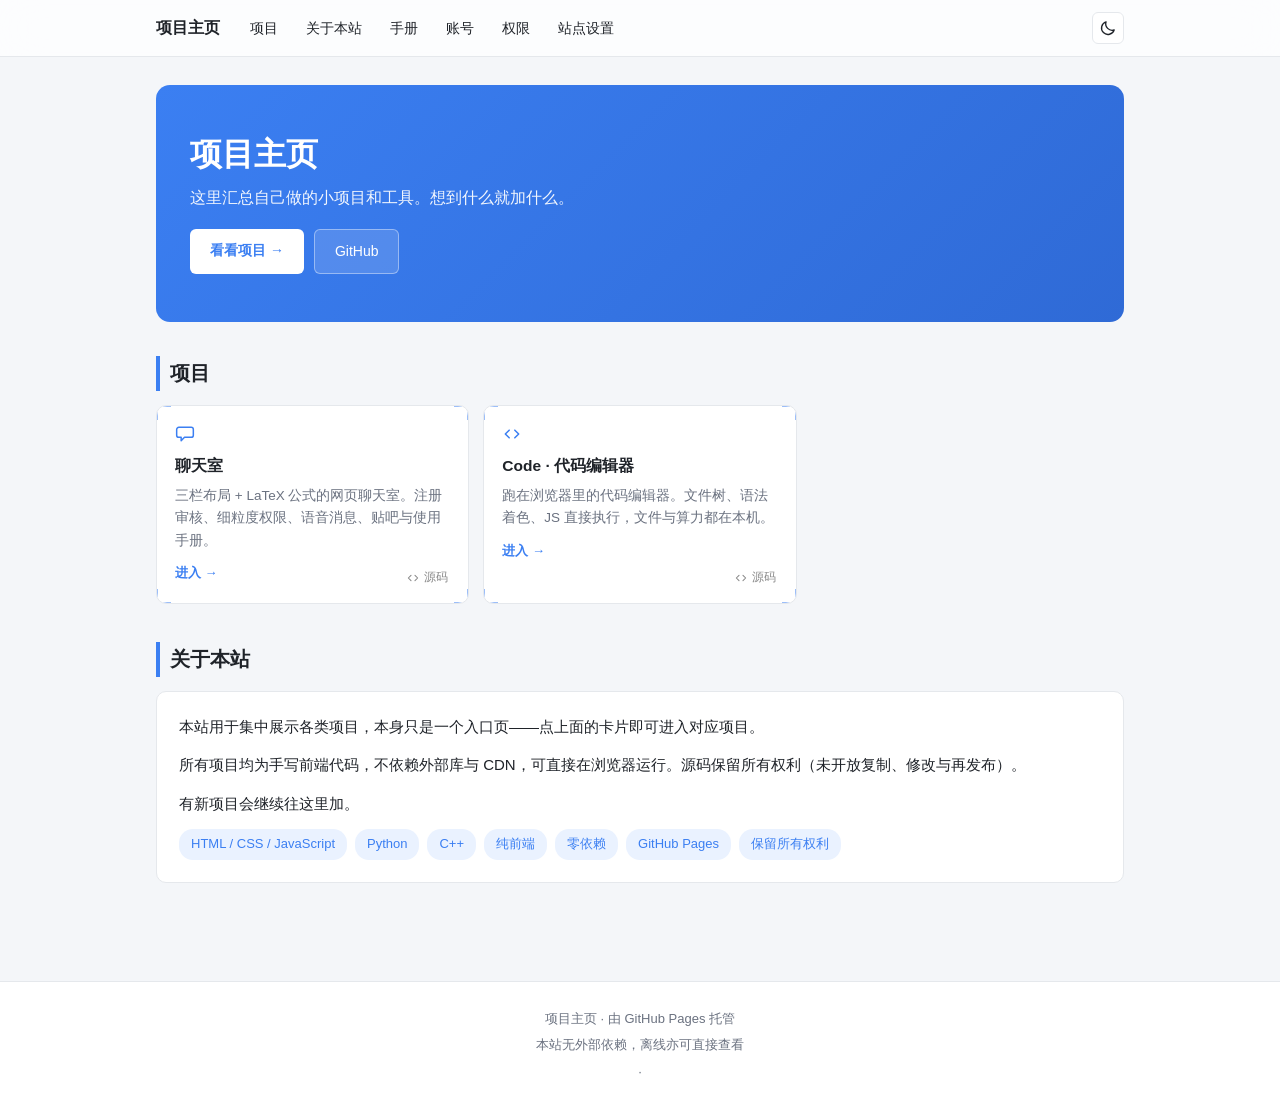
<file: index.html>
<!DOCTYPE html>
<html lang="zh-CN">
<head>
<meta charset="utf-8">
    <!-- Q-Chat-S-131（外部报告 F-2）：内容安全策略。
         GitHub Pages 设不了 HTTP 响应头，只能用 meta 标签 ——
         它能覆盖绝大多数指令（frame-ancestors / report-uri 除外）。

         作用：页面被注入外部脚本时，浏览器直接拒绝加载。
         本站无任何第三方 JS 依赖，所以 default-src 'self' 就够了。

         ⚠ 为什么 script-src 保留了 'unsafe-inline'：
            这些页面都有内联 <script> 初始化代码（共 7 处）。
            要去掉它得改用 nonce 或 hash，而 hash 每次改代码都要重算 ——
            维护性差，容易在改完后静默失效（脚本被拦、页面白屏）。
            保留 'unsafe-inline' **仍能挡住外部域的脚本注入**，
            那是 XSS 的主要危害形式；内联代码是我们自己写的，不是注入的。

         ⚠ connect-src 必须放行 Supabase —— 身份服务要调它。
            写成 'self' 的话登录/权限页直接全部失效。
         ⚠ img-src 要放行 data:/blob: —— 头像是 canvas 生成的 data URL。 -->
    <meta http-equiv="Content-Security-Policy" content="default-src 'self'; script-src 'self' 'unsafe-inline'; style-src 'self' 'unsafe-inline'; img-src 'self' data: blob:; connect-src 'self' https://pimryrsxkwyafmponegp.supabase.co; font-src 'self' data:; base-uri 'self'; form-action 'self'">
<meta name="viewport" content="width=device-width,initial-scale=1,viewport-fit=cover">
<link rel="icon" href="data:image/svg+xml,%3Csvg xmlns='http://www.w3.org/2000/svg' viewBox='0 0 32 32'%3E%3Crect width='32' height='32' rx='7' fill='%233b7ff2'/%3E%3Cpath d='M8 11h16M8 16h11' stroke='%23fff' stroke-width='2.4' stroke-linecap='round'/%3E%3C/svg%3E">
<title>项目主页</title>
<meta name="description" content="网页项目汇总：聊天室等自制小工具，纯前端零依赖。">
<style>
/* __INLINED__ 由 assets/style.css 生成，勿手改；改样式请改源文件后重跑 inline-css.py */
/* ==================================================================
 * 个人主页样式 —— 无外部依赖，全部使用系统字体
 * ================================================================== */
:root{
  --brand:#3b7ff2; --brand-dark:#2f6ad6; --brand-soft:#eaf2ff;
  --bg:#f4f6f9; --panel:#fff; --text:#1f2329; --dim:#6b7280;
  --border:#e5e8ec; --radius:10px;
}
body.dark{
  --brand:#4d8bf5; --brand-dark:#3b7ff2; --brand-soft:#1b2735;
  --bg:#101216; --panel:#171a1f; --text:#e6e6e6; --dim:#9aa0a6;
  --border:#2a2e35;
}
*{box-sizing:border-box}
body{
  margin:0; background:var(--bg); color:var(--text);
  font-family:-apple-system,BlinkMacSystemFont,"Segoe UI","PingFang SC","Hiragino Sans GB","Microsoft YaHei",sans-serif;
  font-size:15px; line-height:1.75; -webkit-text-size-adjust:100%;
}
a{color:var(--brand);text-decoration:none}
a:hover{text-decoration:underline}
code{background:var(--brand-soft);padding:1px 5px;border-radius:3px;font-family:ui-monospace,Menlo,Consolas,monospace;font-size:.9em}

/* 账号区（Q-Site-S-121）────────────────────────────────
   由 assets/identity.js 渲染。类名必须与 Chat/assets/site.css 那份
   完全一致：两边共用同一个脚本、同一套类，改一处就够。
   ⚠ 上次漏加了这一整段，账号区在页面上裸奔（无高宽、无头像圆形），
     而断言只检查了 index.html 有容器 —— "容器在、样式没加"抓不到。
     所以这次把 .acct-host 也写进锚点，两边一起验。 */
.acct-host { display: flex; align-items: center; gap: 8px; }
.acct-box  { display: flex; align-items: center; gap: 7px; }
.acct-av {
  width: 26px; height: 26px; border-radius: 50%;
  display: inline-flex; align-items: center; justify-content: center;
  color: #fff; font-size: 12px; font-weight: 600; flex: none;
  background-color: #8c8c8c;   /* 首字可能是 emoji，兜底防透明圆 */
}
.acct-owner { box-shadow: 0 0 0 2px var(--brand); }
.acct-admin { box-shadow: 0 0 0 2px var(--border); }
.acct-name { font-size: 13px; font-weight: 500; max-width: 90px;
             overflow: hidden; text-overflow: ellipsis; white-space: nowrap; }
.acct-role { font-size: 11px; padding: 1px 6px; border-radius: 4px;
             background: var(--brand-soft); color: var(--brand-dark); flex: none; }
/* 待审核 / 已封禁必须与正常角色视觉分开：
   登了录却什么都用不了，界面不说，用户只会以为站点坏了。 */
.acct-pending { background: #fff3cd; color: #8a6100; }
.acct-btn {
  font-size: 12px; padding: 4px 10px; border-radius: 6px;
  border: 1px solid var(--border); background: var(--panel); color: var(--text);
  text-decoration: none; cursor: pointer; flex: none; font-family: inherit;
}
.acct-btn:hover { border-color: var(--brand); color: var(--brand); }
.acct-out { border-color: transparent; background: transparent; color: var(--dim); padding: 4px 6px; }
.acct-out:hover { color: #d93025; }
.acct-off { opacity: .65; cursor: default; }
@media (max-width: 560px) { .acct-name, .acct-role { display: none; } }

/* 导航 */
.nav{background:var(--panel);border-bottom:1px solid var(--border);position:sticky;top:0;z-index:50}
.nav-inner{max-width:1000px;margin:0 auto;padding:0 16px;height:56px;display:flex;align-items:center;gap:18px}
.logo{font-size:16px;font-weight:700;color:var(--text);white-space:nowrap}
.logo:hover{text-decoration:none}
.nav-links{display:flex;gap:4px;flex:1}
.nav-links a{padding:6px 12px;border-radius:6px;color:var(--text);font-size:14px}
.nav-links a:hover{background:var(--brand-soft);text-decoration:none}
.icon-btn{border:1px solid var(--border);background:var(--panel);color:var(--text);border-radius:6px;
  width:32px;height:32px;cursor:pointer;font-size:14px;display:flex;align-items:center;justify-content:center}
.icon-btn:hover{border-color:var(--brand);color:var(--brand)}

/* 容器 */
.wrap{max-width:1000px;margin:0 auto;padding:28px 16px 60px}
section{margin-bottom:38px;scroll-margin-top:70px}
h2{font-size:20px;margin:0 0 14px;padding-left:10px;border-left:4px solid var(--brand)}

/* Hero */
.hero{background:linear-gradient(135deg,var(--brand),#2f6ad6);color:#fff;
  border-radius:14px;padding:48px 34px;margin-bottom:34px}
.hero h1{margin:0 0 8px;font-size:32px;line-height:1.35}
.hero .sub{margin:0 0 18px;opacity:.93;font-size:15.5px}
.hero-btns{display:flex;gap:10px;flex-wrap:wrap}
.btn{display:inline-block;padding:9px 20px;border-radius:6px;font-size:14px;cursor:pointer;transition:.15s}
.btn:hover{text-decoration:none;opacity:.9}
.btn-primary{background:#fff;color:var(--brand);font-weight:600}
.btn-ghost{background:rgba(255,255,255,.14);color:#fff;border:1px solid rgba(255,255,255,.4)}

/* 卡片 */
.grid{display:grid;grid-template-columns:repeat(auto-fill,minmax(260px,1fr));gap:14px}
.card{background:var(--panel);border:1px solid var(--border);border-radius:var(--radius);
  padding:18px;transition:.15s;display:block;color:inherit}
.card:hover{border-color:var(--brand);transform:translateY(-2px);text-decoration:none}
.card h3{margin:0 0 6px;font-size:15.5px}
.card p{margin:0;font-size:13.5px;color:var(--dim);line-height:1.65}
.card-icon{font-size:22px;margin-bottom:8px;display:block}

/* 标签 */
.tags{display:flex;flex-wrap:wrap;gap:8px;margin-top:12px}
.tag{background:var(--brand-soft);color:var(--brand);padding:4px 12px;border-radius:14px;font-size:13px}

/* 关于 */
.panel{background:var(--panel);border:1px solid var(--border);border-radius:var(--radius);padding:22px}
.panel p{margin:0 0 12px}
.panel p:last-child{margin-bottom:0}

/* 时间线 */
.timeline{border-left:2px solid var(--border);padding-left:18px;margin-left:6px}
.tl-item{position:relative;padding-bottom:18px}
.tl-item::before{content:'';position:absolute;left:-25px;top:7px;width:10px;height:10px;
  border-radius:50%;background:var(--brand);border:2px solid var(--panel)}
.tl-date{font-size:12.5px;color:var(--dim)}
.tl-title{font-weight:600;font-size:15px;margin:1px 0 2px}
.tl-desc{font-size:13.5px;color:var(--dim)}

/* 页脚 */
.foot{border-top:1px solid var(--border);background:var(--panel);
  padding:26px 16px;text-align:center;color:var(--dim);font-size:13px}
.foot a{color:var(--dim)}

@media(max-width:720px){
  /* ⚠ Q-Site-S-139：原来这里只写了 gap 与 height，
     六个链接（项目/关于本站/手册/账号/权限/站点设置）仍被塞进同一行。
     实测 360px 视口下：nav-links 被压到 248px 宽、六个链接各 38px，
     "站点设置"四字在 38px 里必然溢出；nav-links 实际高 110px
     而 nav-inner 只有 52px —— 子元素向上溢出 y=-29，跑到可视区外。
     页面还因此产生横向滚动（scrollWidth 390 > 视口 360），能左右拖。

     ★ 修法：链接另起一行，横向可滑动。
       为什么不用汉堡菜单：那要写 JS、要管展开收起与点击外部关闭，
       而这个导航只有六个纯链接 —— 横向滑动更简单也更不容易坏。
       为什么不让它们换行成两三行：那会把内容区顶下去一大截，
       导航条占掉半个屏幕，比横向滑动难看得多。 */
  .nav-inner{gap:10px;height:auto;min-height:52px;flex-wrap:wrap;padding:8px 12px;row-gap:6px}
  .nav-links{order:3;flex:1 0 100%;overflow-x:auto;flex-wrap:nowrap;
    -webkit-overflow-scrolling:touch;scrollbar-width:none;padding-bottom:2px}
  .nav-links::-webkit-scrollbar{display:none}
  .nav-links a{flex:none;white-space:nowrap}
  .hero{padding:32px 20px}
  .hero h1{font-size:24px}
  .wrap{padding:18px 12px 40px}
}


/* ================= 线性图标 =================
 * 换掉 emoji：跨平台渲染不一致、深色模式下部分 emoji 自带颜色不跟主题变。
 * 本页的深色变量与 Chat 项目不是同一套，所以显式给 --icon 兜底，
 * 不纯靠继承父元素文字色 —— 否则深色下图标可能过暗看不见。 */
:root { --icon: #3b7ff2; }
body.dark { --icon: #7db3ff; }

.ic {
  width: 20px; height: 20px;
  display: inline-block;
  vertical-align: middle;
  flex: none;
  fill: none;
  stroke: currentColor;
  stroke-width: 1.8;
  stroke-linecap: round;
  stroke-linejoin: round;
}
.ic-sm { width: 16px; height: 16px; }
.ic-lg { width: 22px; height: 22px; }
.ic-fill { fill: currentColor; stroke: none; }

.card-icon {
  display: inline-flex;
  align-items: center;
  justify-content: center;
  color: var(--icon);
  margin-bottom: 8px;
}
.card-icon .ic { width: 20px; height: 20px; }

.icon-btn { display: inline-flex; align-items: center; justify-content: center; }
.icon-btn .ic { width: 18px; height: 18px; }


/* 卡片：整张可点，但原来没有任何可点的暗示 */
.card-main { position: relative; }
.card-hit { display: block; color: inherit; text-decoration: none; }
.card-src { z-index: 2; }
.card-link {
  display: inline-block;
  margin-top: 10px;
  color: var(--icon);
  font-size: 13px;
  font-weight: 600;
}
.card-src {
  position: absolute;
  right: 12px; bottom: 12px;
  display: inline-flex; align-items: center; gap: 4px;
  font-size: 12px; color: #888; text-decoration: none;
  padding: 3px 8px; border-radius: 4px;
}
.card-src:hover { background: rgba(0,0,0,.06); color: var(--icon); }
body.dark .card-src:hover { background: rgba(255,255,255,.08); }
.card-src .ic { width: 14px; height: 14px; }
.card:hover { transform: translateY(-2px); }

/* FX-PLUS-BEGIN */
/* ==========================================================================
   fx-plus.css · 视觉效果增强
   全部引用自样式库：liuyiming2024/css_effect_map_collection
     · 毛玻璃效果/index.html    → backdrop-filter 毛玻璃顶栏 / 浮层
     · 滚动指示器/index.html    → 顶部滚动进度条
     · css边框四角/index.html   → 卡片四角装饰线
     · 纯css气泡背景/index.css  → Hero 区上浮气泡背景

   设计约束：
     1. 只做「追加」，不改动站点原有任何一条规则；
     2. 不接管主题 —— 各站点已有自己的亮暗方案（Cloud / Code 用
        [data-theme="dark"]，Chat / 主页用 body.dark），本文件只对
        这两种写法各补一份深色取值，不新增第三套机制；
     3. 效果所需 DOM 由 fx-plus.js 注入，不要求改页面结构。
   ========================================================================== */

/* ---------- 1. 毛玻璃效果（样式库：毛玻璃效果/index.html）---------- */

/* ⚠⚠ 这一段踩过一个真实的坑，删掉前务必先读：
   最初把 backdrop-filter 加在 #topbar 上，结果右上角「新建文件」菜单
   被侧栏盖住了 —— 点了没反应、被文件树遮在下面。

   根因：backdrop-filter 和 filter / transform 一样，会给元素同时创建
   ① 层叠上下文  ② 绝对定位后代的包含块。
   .top-menu 是 #topbar 的子元素，它的 z-index:60 本来是相对【根层叠
   上下文】算的（所以盖得住 z-index:55 的侧栏）；#topbar 一变成层叠上下
   文，这个 60 就被关在了 #topbar 内部，而 #topbar 自己在根上下文里相当
   于 0 —— 于是整个顶栏子树掉到侧栏下面。
   实测（Chromium + elementFromPoint）：
     加 backdrop-filter 前，菜单中心命中 BUTTON；加之后命中侧栏的 .name。

   修法：给 #topbar 显式 position + z-index，把整个顶栏子树抬回 60
   —— 正好是 .top-menu 原本的层级，相对顺序与改动前一致。
   注意：只加 position:relative 不够，z-index:auto 不抬层级，实测仍被盖。

   同类排查清单：以后给任何容器加 backdrop-filter / filter / transform /
   will-change 前，先确认它里面没有需要"浮出"去盖别的元素的子节点。 */

.nav, #topbar, .glass {
  -webkit-backdrop-filter: blur(20px) saturate(160%);
  backdrop-filter: blur(20px) saturate(160%);
  background: rgba(255, 255, 255, .72);
}
/* Code 的顶栏原本是 position:static、无 z-index，必须显式抬层级 */
#topbar {
  position: relative;
  z-index: 60;
}
/* 侧栏与浮层用弱一档的模糊（这些本来就是浮层，不存在"关住子节点"的问题） */
.sidebar, #sidebar, .modal, .dropdown {
  -webkit-backdrop-filter: blur(14px);
  backdrop-filter: blur(14px);
}
/* 深色取值：同时兼容 [data-theme="dark"] 与 body.dark 两种既有写法 */
html[data-theme="dark"] .nav,
html[data-theme="dark"] #topbar,
html[data-theme="dark"] .glass,
body.dark .nav,
body.dark #topbar,
body.dark .glass {
  background: rgba(23, 27, 34, .72);
}
html[data-theme="dark"] .sidebar,
html[data-theme="dark"] #sidebar,
html[data-theme="dark"] .modal,
html[data-theme="dark"] .dropdown,
body.dark .sidebar,
body.dark #sidebar,
body.dark .modal,
body.dark .dropdown {
  background: rgba(23, 27, 34, .88);
}

/* ---------- 2. 滚动指示器（样式库：滚动指示器/index.html）---------- */
#scroll-progress {
  position: fixed;
  top: 0;
  left: 0;
  height: 3px;
  width: 0;
  z-index: 9999;
  background: linear-gradient(90deg, var(--brand, #3b7ff2), #7ee787);
  pointer-events: none;
  transition: width .08s linear;
}

/* ---------- 3. CSS 边框四角（样式库：css边框四角/index.html）---------- */
/* 伪元素实现四角各画两条 1px 短线，不需要改 DOM */
.corner-box { position: relative; }
.corner-box::before {
  content: "";
  position: absolute;
  inset: 0;
  pointer-events: none;
  border-radius: inherit;
  --c: var(--brand, #3b7ff2);
  background:
    linear-gradient(var(--c), var(--c)) 0    0    / 14px 1px no-repeat,
    linear-gradient(var(--c), var(--c)) 0    0    / 1px 14px no-repeat,
    linear-gradient(var(--c), var(--c)) 100% 0    / 14px 1px no-repeat,
    linear-gradient(var(--c), var(--c)) 100% 0    / 1px 14px no-repeat,
    linear-gradient(var(--c), var(--c)) 0    100% / 14px 1px no-repeat,
    linear-gradient(var(--c), var(--c)) 0    100% / 1px 14px no-repeat,
    linear-gradient(var(--c), var(--c)) 100% 100% / 14px 1px no-repeat,
    linear-gradient(var(--c), var(--c)) 100% 100% / 1px 14px no-repeat;
  opacity: .5;
  transition: opacity .2s ease;
}
.corner-box:hover::before { opacity: 1; }

/* ---------- 4. 纯 CSS 气泡背景（样式库：纯css气泡背景/index.css）---------- */
.hero { position: relative; overflow: hidden; }
.bubble-bgwall {
  position: absolute;
  inset: 0;
  margin: 0;
  padding: 0;
  overflow: hidden;
  list-style: none;
  pointer-events: none;
  z-index: 0;
}
/* ⚠ 第一版填充只有 .16 透明度的蓝，实测在浅色底上几乎看不见 ——
   白底 + 16% 蓝算出来的实际反差低于肉眼可辨阈值，等于白做。
   所以填充提到 .38，并加一道同色内描边：气泡上升时会经过文字后方，
   纯色块容易和文字糊在一起，有描边才有清晰的轮廓。 */
.bubble-bgwall li {
  position: absolute;
  bottom: -60px;
  display: block;
  width: 22px;
  height: 22px;
  border-radius: 6px;
  background-color: rgba(59, 127, 242, .38);
  box-shadow: inset 0 0 0 1px rgba(59, 127, 242, .55);
  animation: bubble-up 16s linear infinite;
}
/* 深色底反过来：气泡要比背景亮才看得见，换成更亮的蓝 */
html[data-theme="dark"] .bubble-bgwall li,
body.dark .bubble-bgwall li {
  background-color: rgba(125, 179, 255, .30);
  box-shadow: inset 0 0 0 1px rgba(125, 179, 255, .48);
}

.bubble-bgwall li:nth-child(1)  { left: 10%; animation-duration: 15s; }
.bubble-bgwall li:nth-child(2)  { left: 20%; width: 34px; height: 34px; animation-duration: 11s; animation-delay: 2s; }
.bubble-bgwall li:nth-child(3)  { left: 25%; animation-duration: 13s; animation-delay: 4s; }
.bubble-bgwall li:nth-child(4)  { left: 40%; width: 28px; height: 28px; animation-duration: 9s; }
.bubble-bgwall li:nth-child(5)  { left: 70%; animation-duration: 14s; animation-delay: 1s; }
.bubble-bgwall li:nth-child(6)  { left: 80%; width: 40px; height: 40px; animation-duration: 12s; animation-delay: 3s; }
.bubble-bgwall li:nth-child(7)  { left: 32%; width: 46px; height: 46px; animation-duration: 17s; animation-delay: 2s; }
.bubble-bgwall li:nth-child(8)  { left: 55%; width: 18px; height: 18px; animation-duration: 15s; animation-delay: 4s; }
.bubble-bgwall li:nth-child(9)  { left: 25%; width: 20px; height: 20px; animation-duration: 12s; animation-delay: 2s; }
.bubble-bgwall li:nth-child(10) { left: 85%; width: 44px; height: 44px; animation-duration: 16s; animation-delay: 5s; }

@keyframes bubble-up {
  0%   { opacity: 0;   transform: translateY(0)      rotate(0deg); }
  15%  { opacity: .65; }
  50%  { opacity: .85; transform: translateY(-55vh)  rotate(90deg); }
  100% { opacity: 0;   transform: translateY(-110vh) rotate(180deg); }
}
/* 让 Hero 里原有内容浮在气泡之上 */
.hero > *:not(.bubble-bgwall) { position: relative; z-index: 1; }

/* ---------- 5. 浮出面板：毛玻璃 + 四角 + 入场动画 ---------- */
/* 只作用于"自己本来就在最上层"的浮出面板。
   这里加 transform / backdrop-filter 是安全的：它们是层叠的终点，
   内部没有还要再往外浮的子节点（对比上面 #topbar 那个坑）。
   入场动画参考样式库「实现modal弹框动画」的位移+淡入思路。 */
.top-menu,
.modal-box,
.dropdown {
  -webkit-backdrop-filter: blur(18px) saturate(170%);
  backdrop-filter: blur(18px) saturate(170%);
}
html[data-theme="dark"] .top-menu,
html[data-theme="dark"] .modal-box,
html[data-theme="dark"] .dropdown,
body.dark .top-menu,
body.dark .modal-box,
body.dark .dropdown {
  background: rgba(23, 27, 34, .88);
}

/* 四角装饰直接画在浮出面板上（不必等 JS 加 .corner-box） */
.top-menu::before,
.modal-box::before {
  content: "";
  position: absolute;
  inset: 0;
  pointer-events: none;
  border-radius: inherit;
  --c: var(--brand, #3b7ff2);
  background:
    linear-gradient(var(--c), var(--c)) 0    0    / 12px 1px no-repeat,
    linear-gradient(var(--c), var(--c)) 0    0    / 1px 12px no-repeat,
    linear-gradient(var(--c), var(--c)) 100% 0    / 12px 1px no-repeat,
    linear-gradient(var(--c), var(--c)) 100% 0    / 1px 12px no-repeat,
    linear-gradient(var(--c), var(--c)) 0    100% / 12px 1px no-repeat,
    linear-gradient(var(--c), var(--c)) 0    100% / 1px 12px no-repeat,
    linear-gradient(var(--c), var(--c)) 100% 100% / 12px 1px no-repeat,
    linear-gradient(var(--c), var(--c)) 100% 100% / 1px 12px no-repeat;
  opacity: .45;
}

@keyframes fx-pop-in {
  from { opacity: 0; transform: translateY(-6px) scale(.985); }
  to   { opacity: 1; transform: none; }
}
.top-menu.open,
.modal-box,
.dropdown {
  animation: fx-pop-in .16s ease-out;
}

/* ---------- 6. 编辑区两层对齐的加固（预防性，非已验证修复）---------- */
/* Code 的编辑区是「透明 textarea 盖在高亮 div 上」的双层结构，两层必须
   用完全相同的字号/行高渲染，否则每行的偏差会累积 —— 表现为点第 8 行却
   输入到第 9 行，而行号槽还停在第 8 行。

   本环境实测（Chromium，桌面 1280 与手机 390 视口、14/20px、换行开关）
   两层逐行扫描全部对齐，复现不出来：因为默认文本缩放是 100%。
   真机上若开了系统「字体大小 / 网页文字缩放」，div 与 textarea 可能被按
   不同倍率放大，偏差就从第 8、9 行开始显形。
   这里把自动缩放锁死，强制两层用同一个倍率。代价是编辑器不跟随系统字号
   缩放 —— 对代码编辑区是合理的，代码需要精确对齐优先于可读性缩放。 */
#editor, #highlight {
  -webkit-text-size-adjust: 100%;
  text-size-adjust: 100%;
}

/* ---------- 7. 尊重系统的减弱动效偏好 ---------- */
@media (prefers-reduced-motion: reduce) {
  .bubble-bgwall { display: none; }
  .corner-box::before,
  .top-menu::before,
  .modal-box::before { transition: none; }
  .top-menu.open,
  .modal-box,
  .dropdown { animation: none; }
}
/* FX-PLUS-END */

</style>
</head>
<body>
<svg xmlns="http://www.w3.org/2000/svg" style="display:none">
<!-- 用法：<svg class="ic"><use href="#i-image"/></svg> -->
  <symbol id="i-chat" viewBox="0 0 24 24">
    <path d="M4.6 4H19.4A2.6 2.6 0 0 1 22 6.6v6.8a2.6 2.6 0 0 1-2.6 2.6H11.4L7.4 20v-4H4.6A2.6 2.6 0 0 1 2 13.4V6.6A2.6 2.6 0 0 1 4.6 4z"/>
  </symbol>
  <symbol id="i-code" viewBox="0 0 24 24">
    <path d="M8.6 7.4 4 12l4.6 4.6M15.4 7.4 20 12l-4.6 4.6"/>
  </symbol>
  <symbol id="i-close" viewBox="0 0 24 24">
    <path d="M6.2 6.2 17.8 17.8M17.8 6.2 6.2 17.8"/>
  </symbol>
  <symbol id="i-docs" viewBox="0 0 24 24">
    <path d="M3 5.6A2.6 2.6 0 0 1 5.6 3H11v16H5.6A2.6 2.6 0 0 1 3 16.4z"/><path d="M21 5.6A2.6 2.6 0 0 0 18.4 3H13v16h5.4A2.6 2.6 0 0 0 21 16.4z"/>
  </symbol>
  <symbol id="i-emoji" viewBox="0 0 24 24">
    <circle cx="12" cy="12" r="9"/><circle cx="9" cy="10" r="1.05" fill="currentColor" stroke="none"/><circle cx="15" cy="10" r="1.05" fill="currentColor" stroke="none"/><path d="M8 14.4a4.5 4.5 0 0 0 8 0"/>
  </symbol>
  <symbol id="i-file" viewBox="0 0 24 24">
    <path d="M17.6 8.4v8.2a4.6 4.6 0 0 1-9.2 0V7.2a2.8 2.8 0 0 1 5.6 0v9.4"/>
  </symbol>
  <symbol id="i-forum" viewBox="0 0 24 24">
    <rect x="3" y="4" width="18" height="16" rx="2.6"/><path d="M7 8.8h10M7 12h10M7 15.2h6"/>
  </symbol>
  <symbol id="i-image" viewBox="0 0 24 24">
    <rect x="3" y="5" width="18" height="14" rx="2.6"/><circle cx="8.2" cy="9.6" r="1.5"/><path d="M18 16.2 14.6 11.2 11.4 14.9 8.8 12.4 6 16.2"/>
  </symbol>
  <symbol id="i-members" viewBox="0 0 24 24">
    <circle cx="9.4" cy="7.6" r="3.5"/><path d="M3 19.6a6.4 6.4 0 0 1 12.8 0"/><path d="M16.1 5.1a3.5 3.5 0 0 1 0 6.6"/><path d="M17.3 14.2a5.6 5.6 0 0 1 4 5.4"/>
  </symbol>
  <symbol id="i-menu" viewBox="0 0 24 24">
    <path d="M3.6 6.6h16.8M3.6 12h16.8M3.6 17.4h16.8"/>
  </symbol>
  <symbol id="i-moon" viewBox="0 0 24 24">
    <path d="M20.2 14.6A8.6 8.6 0 0 1 9.4 3.8a8.6 8.6 0 1 0 10.8 10.8z"/>
  </symbol>
  <symbol id="i-play" viewBox="0 0 24 24">
    <path d="M6.7 5.6 17.3 12 6.7 18.4z" fill="currentColor"/>
  </symbol>
  <symbol id="i-plus" viewBox="0 0 24 24">
    <path d="M12 5.6v12.8M5.6 12h12.8"/>
  </symbol>
  <symbol id="i-repo" viewBox="0 0 24 24">
    <path d="M8.6 7.4 4 12l4.6 4.6"/><path d="M15.4 7.4 20 12l-4.6 4.6"/>
  </symbol>
  <symbol id="i-search" viewBox="0 0 24 24">
    <circle cx="10.6" cy="10.6" r="6.4"/><path d="M15.4 15.4 20.4 20.4"/>
  </symbol>
  <symbol id="i-settings" viewBox="0 0 24 24">
    <path d="M12.00 5.10 L12.36 5.11 L13.29 2.79 L14.72 3.11 L14.58 5.60 L16.88 7.12 L16.88 7.12 L17.13 7.38 L19.43 6.40 L20.21 7.63 L18.35 9.30 L18.90 12.00 L18.90 12.00 L18.89 12.36 L21.21 13.29 L20.89 14.72 L18.40 14.58 L16.88 16.88 L16.88 16.88 L16.62 17.13 L17.60 19.43 L16.37 20.21 L14.70 18.35 L12.00 18.90 L12.00 18.90 L11.64 18.89 L10.71 21.21 L9.28 20.89 L9.42 18.40 L7.12 16.88 L7.12 16.88 L6.87 16.62 L4.57 17.60 L3.79 16.37 L5.65 14.70 L5.10 12.00 L5.10 12.00 L5.11 11.64 L2.79 10.71 L3.11 9.28 L5.60 9.42 L7.12 7.12 L7.12 7.12 L7.38 6.87 L6.40 4.57 L7.63 3.79 L9.30 5.65 L12.00 5.10 Z"/><circle cx="12" cy="12" r="2.9"/>
  </symbol>
  <symbol id="i-sun" viewBox="0 0 24 24">
    <circle cx="12" cy="12" r="4.2"/><path d="M12 2.2v2.4M12 19.4v2.4M2.2 12h2.4M19.4 12h2.4M5.1 5.1l1.7 1.7M17.2 17.2l1.7 1.7M18.9 5.1l-1.7 1.7M6.8 17.2l-1.7 1.7"/>
  </symbol>
  <symbol id="i-video" viewBox="0 0 24 24">
    <rect x="2.2" y="6.6" width="13.6" height="10.8" rx="2.6"/><path d="M15.8 10.9 21.6 7.6v8.8l-5.8-3.3z"/>
  </symbol>
  <symbol id="i-voice" viewBox="0 0 24 24">
    <rect x="9" y="2.6" width="6" height="11" rx="3"/><path d="M5.5 11a6.5 6.5 0 0 0 13 0"/><path d="M12 17.6V21"/><path d="M8.6 21h6.8"/>
  </symbol>
</svg>


<nav class="nav">
  <div class="nav-inner">
    <a class="logo" href="index.html">项目主页</a>
    <div class="nav-links">
      <a href="#projects">项目</a>
      <a href="#about">关于本站</a>
      <!-- Q-Chat-S-123：集群层账号设置。未登录时点进去会提示先登录，
           这里不做显隐 —— 靠身份判断显隐会出现"明明登录了却不显示"的
           时序问题（身份是异步拿到的），不如让页面自己处理。 -->
      <a href="docs/index.html">手册</a>
      <a href="account.html">账号</a>
      <!-- Q-Chat-S-124：集群层权限。未登录或非管理员点进去，
           页面自己会提示 —— 这里不做显隐，因为身份是异步拿到的，
           靠 JS 判断显隐会出现"明明登录了却看不到入口"的时序问题。 -->
      <a href="perm.html">权限</a>
      <!-- Q-Chat-S-135：集群层站点设置（站点名 / 注册开关 / 保护密码）。
           同样不做显隐 —— 非站长点进去页面自己会提示。
           ⚠ 这三个功能此前**只有服务端函数、没有任何界面**，
             而我此前说过"随时能重新开门""注册开关另有控制"——
             那两句话当时只能通过跑 SQL 兑现。补上界面，
             那两句话才真的成立。 -->
      <a href="site.html">站点设置</a>
    </div>
    <!-- Q-Site-S-121：跨项目统一账号区。
         内容由 assets/account.js 填充（读取与聊天室同源的会话令牌）。 -->
    <div id="acctHost" class="acct-host"></div>
    <script>
      /* identity.js 不会自己渲染（它可能只是被别的脚本调用），
         所以在容器后面显式挂一次。 */
      window.SiteIdentity && SiteIdentity.mount(document.getElementById('acctHost'));
    </script>
    <button class="icon-btn" id="btnTheme" title="切换深色 / 浅色" aria-label="切换深色 / 浅色"><svg class="ic" aria-hidden="true"><use href="#i-moon"/></svg></button>
  </div>
</nav>

<div class="wrap">

  <div class="hero">
    <h1>项目主页</h1>
    <p class="sub">这里汇总自己做的小项目和工具。想到什么就加什么。</p>
    <div class="hero-btns">
      <a class="btn btn-primary" href="#projects">看看项目 →</a>
      <a class="btn btn-ghost" href="https://github.com/liuyiming2024" target="_blank" rel="noopener">GitHub</a>
    </div>
  </div>

  <section id="projects">
    <h2>项目</h2>
    <div class="grid">

      <div class="card card-main">
        <a class="card-hit" href="https://liuyiming2024.github.io/Chat/" target="_blank" rel="noopener">
          <span class="card-icon"><svg class="ic" aria-hidden="true"><use href="#i-chat"/></svg></span>
          <h3>聊天室</h3>
          <p>三栏布局 + LaTeX 公式的网页聊天室。注册审核、细粒度权限、语音消息、贴吧与使用手册。</p>
          <span class="card-link">进入 →</span>
        </a>
        <a class="card-src" href="https://github.com/liuyiming2024/Chat" target="_blank" rel="noopener"
           title="查看源码（保留所有权利）" aria-label="查看源码"><svg class="ic" aria-hidden="true"><use href="#i-repo"/></svg> 源码</a>
      </div>

      <div class="card">
        <a class="card-hit" href="https://liuyiming2024.github.io/Code/" target="_blank" rel="noopener">
          <span class="card-icon"><svg class="ic" aria-hidden="true"><use href="#i-code"/></svg></span>
          <h3>Code · 代码编辑器</h3>
          <p>跑在浏览器里的代码编辑器。文件树、语法着色、JS 直接执行，文件与算力都在本机。</p>
          <span class="card-link">进入 →</span>
        </a>
        <a class="card-src" href="https://github.com/liuyiming2024/Code" target="_blank" rel="noopener"
           title="查看源码" aria-label="查看源码"><svg class="ic" aria-hidden="true"><use href="#i-repo"/></svg> 源码</a>
      </div>

    </div>
    <!-- 这四个标签原本挂在卡片区下方，跟哪张卡都没关系，
         像是贴纸墙。技术栈信息是给想了解实现的人看的，
         收进「关于本站」那一节更合适。 -->
  </section>

  <section id="about">
    <h2>关于本站</h2>
    <div class="panel">
      <p>本站用于集中展示各类项目，本身只是一个入口页——点上面的卡片即可进入对应项目。</p>
      <!-- E-001-LICENSE：许可口径以 LICENSE 为准，不得再写 MIT（与"保留所有权利"方向相反） -->
      <p>所有项目均为手写前端代码，不依赖外部库与 CDN，可直接在浏览器运行。源码保留所有权利（未开放复制、修改与再发布）。</p>
      <p>有新项目会继续往这里加。</p>
      <div class="tags">
        <span class="tag">HTML / CSS / JavaScript</span>
        <span class="tag">Python</span>
        <span class="tag">C++</span>
        <span class="tag">纯前端</span>
        <span class="tag">零依赖</span>
        <span class="tag">GitHub Pages</span>
        <span class="tag">保留所有权利</span>
      </div>
    </div>
  </section>

</div>

<div class="foot">
  <div>项目主页 · 由 GitHub Pages 托管</div>
  <div style="margin-top:4px">本站无外部依赖，离线亦可直接查看</div>
  <!-- ENTRY-ARCHIVE：隐蔽触发点。连点这一行 5 次（或按 Ctrl+Shift+A）唤出入口。
       它本身不带任何文字提示 —— 入口的意义就在于"别人不知道它在"。 -->
  <div id="footGate" style="margin-top:4px;cursor:default;user-select:none"
       title="项目主页 · 由 GitHub Pages 托管">·</div>
</div>

<!-- ENTRY-ARCHIVE：私有项目入口按钮。默认不存在于页面结构里，
     由 JS 在口令通过后动态插入。

     ⚠ Q-Chat-S-126：这个入口指向的是**私有项目**。
       主页是公开静态页，所以：
         · 按钮默认不在 DOM 里（查看源码也看不到入口链接）
         · 触发点是页脚一个无文字的「·」，不带任何提示
       这是"隐蔽"不是"加密" —— 口令哈希只存在站长本机 localStorage，
       真正的鉴权在那边自己再做一次。
       要说清：它能挡住顺手点进来的人，挡不住专门翻源码的人。 -->
<div id="archiveSlot"></div>

<!-- Q-Site-S-122：全站统一身份服务。所有项目引用这同一份，
     登录界面也只有 login.html 一个。 -->
<script src="assets/identity.js"></script>
<script>
(function () {
  var KEY = 'home_theme';
  function apply(t) {
    var dark = t === 'dark' ||
      (t !== 'light' && window.matchMedia && matchMedia('(prefers-color-scheme: dark)').matches);
    document.body.classList.toggle('dark', dark);
    document.getElementById('btnTheme').innerHTML =
      '<svg class="ic" aria-hidden="true"><use href="#i-' + (dark ? 'sun' : 'moon') + '"/></svg>';
  }
  try { apply(localStorage.getItem(KEY) || 'auto'); } catch (e) { apply('auto'); }
  document.getElementById('btnTheme').onclick = function () {
    var t = document.body.classList.contains('dark') ? 'light' : 'dark';
    try { localStorage.setItem(KEY, t); } catch (e) {}
    apply(t);
  };
})();

/* ============================================================
   ENTRY-ARCHIVE：档案入口（默认隐藏）
   ------------------------------------------------------------
   站长要求：主页那个入口默认隐藏，鉴定为站长后才出现，点了跳 Archive。

   ⚠⚠ 必须说清的三件事，否则会误以为这层是安全措施：
   ① 这里是**公开仓库**。所以页面里**不能出现任何密钥、口令、明文或哈希**——
      写了就等于公开。口令哈希只存站长自己浏览器的 localStorage，
      换设备 / 清数据后需要重新设置（这是代价，也是它不进公开库的理由）。
   ② 主页这层只做到「不显眼 + 本地口令」，**不是真正的鉴权**。
      纯静态页没有任何服务端，绕过它不需要什么技术。
      **真正的门在 Archive 那边，必须自己再鉴一次** ——
      两道门各自独立，不能因为主页验过就跳过（这跟 Chat 的两级鉴权同源）。
   ③ 忘了口令没有找回途径（没有服务端可问）。这是刻意的：
      有找回途径就意味着某处存着能还原的东西，那就又成了可泄露的 secret。
   ============================================================ */
(function () {
  var ARCHIVE_URL = 'https://liuyiming2024.github.io/Archive/';
  var HASH_KEY = 'archive_gate_hash';
  var gate = document.getElementById('footGate');
  var slot = document.getElementById('archiveSlot');
  if (!gate || !slot) return;

  function sha256(text) {
    if (window.crypto && crypto.subtle && crypto.subtle.digest) {
      return crypto.subtle.digest('SHA-256', new TextEncoder().encode(text))
        .then(function (buf) {
          return Array.prototype.map.call(new Uint8Array(buf), function (b) {
            return ('0' + b.toString(16)).slice(-2);
          }).join('');
        });
    }
    /* Web Crypto 只在 https / localhost 下可用（file:// 下为 undefined）。
       拿不到就不能安全地存口令 —— 此时**明确提示并停手**，
       不要退回自己写的哈希：自造哈希看着能用，实际等于明文存口令。 */
    return Promise.reject(new Error('no-webcrypto'));
  }

  function showEntry() {
    if (document.getElementById('btnArchive')) return;
    var a = document.createElement('a');
    a.id = 'btnArchive';
    a.className = 'card-src';
    a.href = ARCHIVE_URL;
    a.target = '_blank';
    a.rel = 'noopener';
    a.textContent = '档案';
    a.style.cssText = 'display:inline-block;margin:8px 0;padding:8px 14px;'
      + 'border:1px solid currentColor;border-radius:8px;text-decoration:none';
    slot.appendChild(a);
  }

  function ask(promptText, isPassword) {
    return new Promise(function (resolve) {
      var v = window.prompt(promptText);
      resolve(v);
    });
  }

  function setup() {
    alert('首次使用档案入口，需要设置一个本机口令。\n\n'
      + '· 这个口令只保存在你这台设备的浏览器里，不会上传到任何地方\n'
      + '· 换设备或清除浏览器数据后需要重新设置\n'
      + '· 忘了无法找回（没有服务端可问，这是刻意的）');
    var p1 = ask('设置档案入口口令（至少 6 位）：');
    if (!p1 || p1.length < 6) { alert('口令太短，已取消'); return; }
    var p2 = ask('再输入一次确认：');
    if (p1 !== p2) { alert('两次不一致，已取消'); return; }
    sha256(p1).then(function (h) {
      localStorage.setItem(HASH_KEY, h);
      alert('已设置。以后用这个口令唤出入口。');
      showEntry();
    }).catch(function () { alert('当前环境不支持安全存储（需 https），已取消'); });
  }

  function unlock() {
    var saved = localStorage.getItem(HASH_KEY);
    if (!saved) { setup(); return; }
    var v = ask('档案入口口令：');
    if (!v) return;
    sha256(v).then(function (h) {
      if (h === saved) {
        showEntry();
      } else {
        /* 不对就只是"不出现"，不提示哪里错了 ——
           提示"口令错误"等于确认了入口存在。 */
      }
    }).catch(function () { alert('当前环境不支持安全存储（需 https）'); });
  }

  var taps = 0, tapTimer = null;
  gate.addEventListener('click', function () {
    taps++;
    clearTimeout(tapTimer);
    tapTimer = setTimeout(function () { taps = 0; }, 1500);
    if (taps >= 5) { taps = 0; unlock(); }
  });

  document.addEventListener('keydown', function (e) {
    if (e.ctrlKey && e.shiftKey && (e.key === 'A' || e.key === 'a')) {
      e.preventDefault(); unlock();
    }
  });
})();
</script>
<script>
/* ==========================================================================
   fx-plus.js · 为 fx-plus.css 注入效果所需 DOM
   引用自样式库：liuyiming2024/css_effect_map_collection
     · 滚动指示器  → 顶部进度条
     · 纯css气泡背景 → Hero 区气泡 <ul><li>
     · css边框四角  → 给 .card 加 .corner-box

   刻意不碰主题：各站点已有自己的亮暗切换（Cloud / Code 用
   [data-theme="dark"]，Chat / 主页用 body.dark），这里不接管、
   不创建第二个切换按钮、不写 localStorage 的主题键。
   ========================================================================== */
(function () {
  "use strict";

  function boot() {
    injectProgressBar();
    injectBubbles();
    markCorners();
    bindScroll();
  }
  if (document.readyState === "loading") {
    document.addEventListener("DOMContentLoaded", boot);
  } else {
    boot();
  }

  /* ---- 滚动指示器（样式库：滚动指示器） ---- */
  function injectProgressBar() {
    if (document.getElementById("scroll-progress")) return;
    var bar = document.createElement("div");
    bar.id = "scroll-progress";
    document.body.appendChild(bar);
  }
  function bindScroll() {
    var bar = document.getElementById("scroll-progress");
    if (!bar) return;
    var ticking = false;
    function update() {
      var h = document.documentElement.scrollHeight - window.innerHeight;
      var pct = h > 0 ? Math.min(100, (window.scrollY / h) * 100) : 0;
      bar.style.width = pct.toFixed(2) + "%";
      ticking = false;
    }
    function onScroll() {
      if (!ticking) { ticking = true; window.requestAnimationFrame(update); }
    }
    window.addEventListener("scroll", onScroll, { passive: true });
    window.addEventListener("resize", onScroll, { passive: true });
    update();
  }

  /* ---- 气泡背景（样式库：纯css气泡背景） ---- */
  function injectBubbles() {
    var hero = document.querySelector(".hero");
    if (!hero || hero.querySelector(".bubble-bgwall")) return;
    var ul = document.createElement("ul");
    ul.className = "bubble-bgwall";
    ul.setAttribute("aria-hidden", "true");
    for (var i = 0; i < 10; i++) ul.appendChild(document.createElement("li"));
    hero.insertBefore(ul, hero.firstChild);
  }

  /* ---- 四角装饰（样式库：css边框四角），只作用于卡片 ---- */
  function markCorners() {
    var cards = document.querySelectorAll(".card");
    for (var i = 0; i < cards.length; i++) cards[i].classList.add("corner-box");
  }
})();

</script>
</body>
</html>
</file>
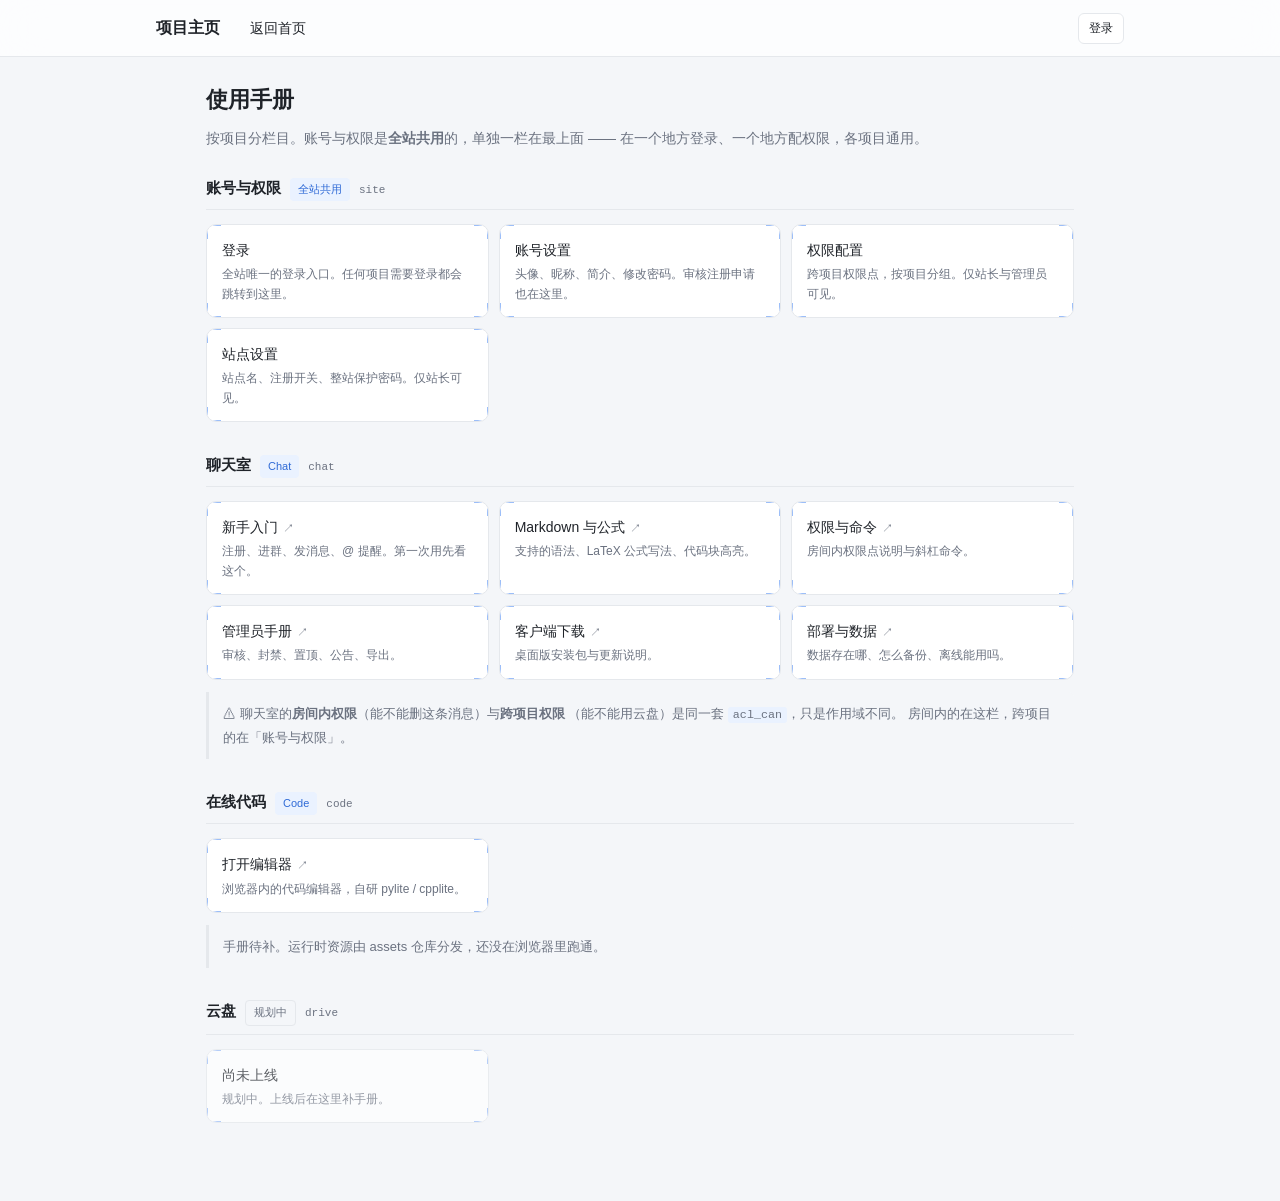
<file: docs/index.html>
<!DOCTYPE html>
<html lang="zh-CN">
<head>
<meta charset="utf-8">
    <!-- Q-Chat-S-131（外部报告 F-2）：内容安全策略。
         GitHub Pages 设不了 HTTP 响应头，只能用 meta 标签 ——
         它能覆盖绝大多数指令（frame-ancestors / report-uri 除外）。

         作用：页面被注入外部脚本时，浏览器直接拒绝加载。
         本站无任何第三方 JS 依赖，所以 default-src 'self' 就够了。

         ⚠ 为什么 script-src 保留了 'unsafe-inline'：
            这些页面都有内联 <script> 初始化代码（共 7 处）。
            要去掉它得改用 nonce 或 hash，而 hash 每次改代码都要重算 ——
            维护性差，容易在改完后静默失效（脚本被拦、页面白屏）。
            保留 'unsafe-inline' **仍能挡住外部域的脚本注入**，
            那是 XSS 的主要危害形式；内联代码是我们自己写的，不是注入的。

         ⚠ connect-src 必须放行 Supabase —— 身份服务要调它。
            写成 'self' 的话登录/权限页直接全部失效。
         ⚠ img-src 要放行 data:/blob: —— 头像是 canvas 生成的 data URL。 -->
    <meta http-equiv="Content-Security-Policy" content="default-src 'self'; script-src 'self' 'unsafe-inline'; style-src 'self' 'unsafe-inline'; img-src 'self' data: blob:; connect-src 'self' https://pimryrsxkwyafmponegp.supabase.co; font-src 'self' data:; base-uri 'self'; form-action 'self'">
<meta name="viewport" content="width=device-width,initial-scale=1">
<title>使用手册 · 全站</title>
<link rel="icon" href="data:image/svg+xml,%3Csvg xmlns='http://www.w3.org/2000/svg' viewBox='0 0 32 32'%3E%3Crect width='32' height='32' rx='7' fill='%233b7ff2'/%3E%3Cpath d='M8 11h16M8 16h11' stroke='%23fff' stroke-width='2.4' stroke-linecap='round'/%3E%3C/svg%3E">
<style>
/* __INLINED__ 由 assets/style.css 生成，勿手改；改样式请改源文件后重跑 inline-css.py */
/* ==================================================================
 * 个人主页样式 —— 无外部依赖，全部使用系统字体
 * ================================================================== */
:root{
  --brand:#3b7ff2; --brand-dark:#2f6ad6; --brand-soft:#eaf2ff;
  --bg:#f4f6f9; --panel:#fff; --text:#1f2329; --dim:#6b7280;
  --border:#e5e8ec; --radius:10px;
}
body.dark{
  --brand:#4d8bf5; --brand-dark:#3b7ff2; --brand-soft:#1b2735;
  --bg:#101216; --panel:#171a1f; --text:#e6e6e6; --dim:#9aa0a6;
  --border:#2a2e35;
}
*{box-sizing:border-box}
body{
  margin:0; background:var(--bg); color:var(--text);
  font-family:-apple-system,BlinkMacSystemFont,"Segoe UI","PingFang SC","Hiragino Sans GB","Microsoft YaHei",sans-serif;
  font-size:15px; line-height:1.75; -webkit-text-size-adjust:100%;
}
a{color:var(--brand);text-decoration:none}
a:hover{text-decoration:underline}
code{background:var(--brand-soft);padding:1px 5px;border-radius:3px;font-family:ui-monospace,Menlo,Consolas,monospace;font-size:.9em}

/* 账号区（Q-Site-S-121）────────────────────────────────
   由 assets/identity.js 渲染。类名必须与 Chat/assets/site.css 那份
   完全一致：两边共用同一个脚本、同一套类，改一处就够。
   ⚠ 上次漏加了这一整段，账号区在页面上裸奔（无高宽、无头像圆形），
     而断言只检查了 index.html 有容器 —— "容器在、样式没加"抓不到。
     所以这次把 .acct-host 也写进锚点，两边一起验。 */
.acct-host { display: flex; align-items: center; gap: 8px; }
.acct-box  { display: flex; align-items: center; gap: 7px; }
.acct-av {
  width: 26px; height: 26px; border-radius: 50%;
  display: inline-flex; align-items: center; justify-content: center;
  color: #fff; font-size: 12px; font-weight: 600; flex: none;
  background-color: #8c8c8c;   /* 首字可能是 emoji，兜底防透明圆 */
}
.acct-owner { box-shadow: 0 0 0 2px var(--brand); }
.acct-admin { box-shadow: 0 0 0 2px var(--border); }
.acct-name { font-size: 13px; font-weight: 500; max-width: 90px;
             overflow: hidden; text-overflow: ellipsis; white-space: nowrap; }
.acct-role { font-size: 11px; padding: 1px 6px; border-radius: 4px;
             background: var(--brand-soft); color: var(--brand-dark); flex: none; }
/* 待审核 / 已封禁必须与正常角色视觉分开：
   登了录却什么都用不了，界面不说，用户只会以为站点坏了。 */
.acct-pending { background: #fff3cd; color: #8a6100; }
.acct-btn {
  font-size: 12px; padding: 4px 10px; border-radius: 6px;
  border: 1px solid var(--border); background: var(--panel); color: var(--text);
  text-decoration: none; cursor: pointer; flex: none; font-family: inherit;
}
.acct-btn:hover { border-color: var(--brand); color: var(--brand); }
.acct-out { border-color: transparent; background: transparent; color: var(--dim); padding: 4px 6px; }
.acct-out:hover { color: #d93025; }
.acct-off { opacity: .65; cursor: default; }
@media (max-width: 560px) { .acct-name, .acct-role { display: none; } }

/* 导航 */
.nav{background:var(--panel);border-bottom:1px solid var(--border);position:sticky;top:0;z-index:50}
.nav-inner{max-width:1000px;margin:0 auto;padding:0 16px;height:56px;display:flex;align-items:center;gap:18px}
.logo{font-size:16px;font-weight:700;color:var(--text);white-space:nowrap}
.logo:hover{text-decoration:none}
.nav-links{display:flex;gap:4px;flex:1}
.nav-links a{padding:6px 12px;border-radius:6px;color:var(--text);font-size:14px}
.nav-links a:hover{background:var(--brand-soft);text-decoration:none}
.icon-btn{border:1px solid var(--border);background:var(--panel);color:var(--text);border-radius:6px;
  width:32px;height:32px;cursor:pointer;font-size:14px;display:flex;align-items:center;justify-content:center}
.icon-btn:hover{border-color:var(--brand);color:var(--brand)}

/* 容器 */
.wrap{max-width:1000px;margin:0 auto;padding:28px 16px 60px}
section{margin-bottom:38px;scroll-margin-top:70px}
h2{font-size:20px;margin:0 0 14px;padding-left:10px;border-left:4px solid var(--brand)}

/* Hero */
.hero{background:linear-gradient(135deg,var(--brand),#2f6ad6);color:#fff;
  border-radius:14px;padding:48px 34px;margin-bottom:34px}
.hero h1{margin:0 0 8px;font-size:32px;line-height:1.35}
.hero .sub{margin:0 0 18px;opacity:.93;font-size:15.5px}
.hero-btns{display:flex;gap:10px;flex-wrap:wrap}
.btn{display:inline-block;padding:9px 20px;border-radius:6px;font-size:14px;cursor:pointer;transition:.15s}
.btn:hover{text-decoration:none;opacity:.9}
.btn-primary{background:#fff;color:var(--brand);font-weight:600}
.btn-ghost{background:rgba(255,255,255,.14);color:#fff;border:1px solid rgba(255,255,255,.4)}

/* 卡片 */
.grid{display:grid;grid-template-columns:repeat(auto-fill,minmax(260px,1fr));gap:14px}
.card{background:var(--panel);border:1px solid var(--border);border-radius:var(--radius);
  padding:18px;transition:.15s;display:block;color:inherit}
.card:hover{border-color:var(--brand);transform:translateY(-2px);text-decoration:none}
.card h3{margin:0 0 6px;font-size:15.5px}
.card p{margin:0;font-size:13.5px;color:var(--dim);line-height:1.65}
.card-icon{font-size:22px;margin-bottom:8px;display:block}

/* 标签 */
.tags{display:flex;flex-wrap:wrap;gap:8px;margin-top:12px}
.tag{background:var(--brand-soft);color:var(--brand);padding:4px 12px;border-radius:14px;font-size:13px}

/* 关于 */
.panel{background:var(--panel);border:1px solid var(--border);border-radius:var(--radius);padding:22px}
.panel p{margin:0 0 12px}
.panel p:last-child{margin-bottom:0}

/* 时间线 */
.timeline{border-left:2px solid var(--border);padding-left:18px;margin-left:6px}
.tl-item{position:relative;padding-bottom:18px}
.tl-item::before{content:'';position:absolute;left:-25px;top:7px;width:10px;height:10px;
  border-radius:50%;background:var(--brand);border:2px solid var(--panel)}
.tl-date{font-size:12.5px;color:var(--dim)}
.tl-title{font-weight:600;font-size:15px;margin:1px 0 2px}
.tl-desc{font-size:13.5px;color:var(--dim)}

/* 页脚 */
.foot{border-top:1px solid var(--border);background:var(--panel);
  padding:26px 16px;text-align:center;color:var(--dim);font-size:13px}
.foot a{color:var(--dim)}

@media(max-width:720px){
  /* ⚠ Q-Site-S-139：原来这里只写了 gap 与 height，
     六个链接（项目/关于本站/手册/账号/权限/站点设置）仍被塞进同一行。
     实测 360px 视口下：nav-links 被压到 248px 宽、六个链接各 38px，
     "站点设置"四字在 38px 里必然溢出；nav-links 实际高 110px
     而 nav-inner 只有 52px —— 子元素向上溢出 y=-29，跑到可视区外。
     页面还因此产生横向滚动（scrollWidth 390 > 视口 360），能左右拖。

     ★ 修法：链接另起一行，横向可滑动。
       为什么不用汉堡菜单：那要写 JS、要管展开收起与点击外部关闭，
       而这个导航只有六个纯链接 —— 横向滑动更简单也更不容易坏。
       为什么不让它们换行成两三行：那会把内容区顶下去一大截，
       导航条占掉半个屏幕，比横向滑动难看得多。 */
  .nav-inner{gap:10px;height:auto;min-height:52px;flex-wrap:wrap;padding:8px 12px;row-gap:6px}
  .nav-links{order:3;flex:1 0 100%;overflow-x:auto;flex-wrap:nowrap;
    -webkit-overflow-scrolling:touch;scrollbar-width:none;padding-bottom:2px}
  .nav-links::-webkit-scrollbar{display:none}
  .nav-links a{flex:none;white-space:nowrap}
  .hero{padding:32px 20px}
  .hero h1{font-size:24px}
  .wrap{padding:18px 12px 40px}
}


/* ================= 线性图标 =================
 * 换掉 emoji：跨平台渲染不一致、深色模式下部分 emoji 自带颜色不跟主题变。
 * 本页的深色变量与 Chat 项目不是同一套，所以显式给 --icon 兜底，
 * 不纯靠继承父元素文字色 —— 否则深色下图标可能过暗看不见。 */
:root { --icon: #3b7ff2; }
body.dark { --icon: #7db3ff; }

.ic {
  width: 20px; height: 20px;
  display: inline-block;
  vertical-align: middle;
  flex: none;
  fill: none;
  stroke: currentColor;
  stroke-width: 1.8;
  stroke-linecap: round;
  stroke-linejoin: round;
}
.ic-sm { width: 16px; height: 16px; }
.ic-lg { width: 22px; height: 22px; }
.ic-fill { fill: currentColor; stroke: none; }

.card-icon {
  display: inline-flex;
  align-items: center;
  justify-content: center;
  color: var(--icon);
  margin-bottom: 8px;
}
.card-icon .ic { width: 20px; height: 20px; }

.icon-btn { display: inline-flex; align-items: center; justify-content: center; }
.icon-btn .ic { width: 18px; height: 18px; }


/* 卡片：整张可点，但原来没有任何可点的暗示 */
.card-main { position: relative; }
.card-hit { display: block; color: inherit; text-decoration: none; }
.card-src { z-index: 2; }
.card-link {
  display: inline-block;
  margin-top: 10px;
  color: var(--icon);
  font-size: 13px;
  font-weight: 600;
}
.card-src {
  position: absolute;
  right: 12px; bottom: 12px;
  display: inline-flex; align-items: center; gap: 4px;
  font-size: 12px; color: #888; text-decoration: none;
  padding: 3px 8px; border-radius: 4px;
}
.card-src:hover { background: rgba(0,0,0,.06); color: var(--icon); }
body.dark .card-src:hover { background: rgba(255,255,255,.08); }
.card-src .ic { width: 14px; height: 14px; }
.card:hover { transform: translateY(-2px); }
</style>
<style>
  /* 本页只加"栏目分组"与"卡片列表"两类样式，
     配色一律复用 assets/style.css —— 换主题时手册必须跟着变，
     否则从主页点进来颜色突变，看着像跳到了别的站。 */
  .doc-wrap { max-width: 900px; margin: 0 auto; padding: 24px 16px 48px; }
  .doc-lead { font-size: 14px; color: var(--dim); line-height: 1.8; margin: 0 0 24px; }

  /* 栏目：按项目分。★ 这是"统一界面 + 分栏目"的核心 ——
     每个项目一个 section，项目下线时整段删掉，其余不受影响。 */
  .sec { margin-bottom: 30px; }
  .sec-h { display: flex; align-items: baseline; gap: 9px;
           padding-bottom: 8px; border-bottom: 1px solid var(--border); margin-bottom: 14px; }
  .sec-name { font-size: 15px; font-weight: 600; }
  .sec-tag { font-size: 11px; padding: 2px 8px; border-radius: 4px;
             background: var(--brand-soft); color: var(--brand-dark); }
  .sec-tag-planned { background: transparent; border: 1px solid var(--border); color: var(--dim); }
  .sec-key { font-size: 11px; color: var(--dim); font-family: ui-monospace, monospace; }

  .cards { display: grid; grid-template-columns: repeat(auto-fill, minmax(240px, 1fr)); gap: 10px; }
  .card { display: block; padding: 13px 15px; border: 1px solid var(--border);
          border-radius: var(--radius); background: var(--panel);
          text-decoration: none; color: inherit; }
  .card:hover { border-color: var(--brand); }
  .card-t { font-size: 14px; font-weight: 500; margin-bottom: 3px; }
  .card-d { font-size: 12px; color: var(--dim); line-height: 1.6; }

  /* 外部项目手册：标出来，让用户知道会跳到别处 */
  .card-ext .card-t::after {
    content: '↗'; font-size: 11px; color: var(--dim); margin-left: 5px;
  }

  .note { font-size: 13px; color: var(--dim); line-height: 1.8;
          background: var(--bg); border-left: 3px solid var(--border);
          padding: 10px 14px; border-radius: 0 6px 6px 0; }
  .note code { font-family: ui-monospace, monospace; }

/* FX-PLUS-BEGIN */
/* ==========================================================================
   fx-plus.css · 视觉效果增强
   全部引用自样式库：liuyiming2024/css_effect_map_collection
     · 毛玻璃效果/index.html    → backdrop-filter 毛玻璃顶栏 / 浮层
     · 滚动指示器/index.html    → 顶部滚动进度条
     · css边框四角/index.html   → 卡片四角装饰线
     · 纯css气泡背景/index.css  → Hero 区上浮气泡背景

   设计约束：
     1. 只做「追加」，不改动站点原有任何一条规则；
     2. 不接管主题 —— 各站点已有自己的亮暗方案（Cloud / Code 用
        [data-theme="dark"]，Chat / 主页用 body.dark），本文件只对
        这两种写法各补一份深色取值，不新增第三套机制；
     3. 效果所需 DOM 由 fx-plus.js 注入，不要求改页面结构。
   ========================================================================== */

/* ---------- 1. 毛玻璃效果（样式库：毛玻璃效果/index.html）---------- */

/* ⚠⚠ 这一段踩过一个真实的坑，删掉前务必先读：
   最初把 backdrop-filter 加在 #topbar 上，结果右上角「新建文件」菜单
   被侧栏盖住了 —— 点了没反应、被文件树遮在下面。

   根因：backdrop-filter 和 filter / transform 一样，会给元素同时创建
   ① 层叠上下文  ② 绝对定位后代的包含块。
   .top-menu 是 #topbar 的子元素，它的 z-index:60 本来是相对【根层叠
   上下文】算的（所以盖得住 z-index:55 的侧栏）；#topbar 一变成层叠上下
   文，这个 60 就被关在了 #topbar 内部，而 #topbar 自己在根上下文里相当
   于 0 —— 于是整个顶栏子树掉到侧栏下面。
   实测（Chromium + elementFromPoint）：
     加 backdrop-filter 前，菜单中心命中 BUTTON；加之后命中侧栏的 .name。

   修法：给 #topbar 显式 position + z-index，把整个顶栏子树抬回 60
   —— 正好是 .top-menu 原本的层级，相对顺序与改动前一致。
   注意：只加 position:relative 不够，z-index:auto 不抬层级，实测仍被盖。

   同类排查清单：以后给任何容器加 backdrop-filter / filter / transform /
   will-change 前，先确认它里面没有需要"浮出"去盖别的元素的子节点。 */

.nav, #topbar, .glass {
  -webkit-backdrop-filter: blur(20px) saturate(160%);
  backdrop-filter: blur(20px) saturate(160%);
  background: rgba(255, 255, 255, .72);
}
/* Code 的顶栏原本是 position:static、无 z-index，必须显式抬层级 */
#topbar {
  position: relative;
  z-index: 60;
}
/* 侧栏与浮层用弱一档的模糊（这些本来就是浮层，不存在"关住子节点"的问题） */
.sidebar, #sidebar, .modal, .dropdown {
  -webkit-backdrop-filter: blur(14px);
  backdrop-filter: blur(14px);
}
/* 深色取值：同时兼容 [data-theme="dark"] 与 body.dark 两种既有写法 */
html[data-theme="dark"] .nav,
html[data-theme="dark"] #topbar,
html[data-theme="dark"] .glass,
body.dark .nav,
body.dark #topbar,
body.dark .glass {
  background: rgba(23, 27, 34, .72);
}
html[data-theme="dark"] .sidebar,
html[data-theme="dark"] #sidebar,
html[data-theme="dark"] .modal,
html[data-theme="dark"] .dropdown,
body.dark .sidebar,
body.dark #sidebar,
body.dark .modal,
body.dark .dropdown {
  background: rgba(23, 27, 34, .88);
}

/* ---------- 2. 滚动指示器（样式库：滚动指示器/index.html）---------- */
#scroll-progress {
  position: fixed;
  top: 0;
  left: 0;
  height: 3px;
  width: 0;
  z-index: 9999;
  background: linear-gradient(90deg, var(--brand, #3b7ff2), #7ee787);
  pointer-events: none;
  transition: width .08s linear;
}

/* ---------- 3. CSS 边框四角（样式库：css边框四角/index.html）---------- */
/* 伪元素实现四角各画两条 1px 短线，不需要改 DOM */
.corner-box { position: relative; }
.corner-box::before {
  content: "";
  position: absolute;
  inset: 0;
  pointer-events: none;
  border-radius: inherit;
  --c: var(--brand, #3b7ff2);
  background:
    linear-gradient(var(--c), var(--c)) 0    0    / 14px 1px no-repeat,
    linear-gradient(var(--c), var(--c)) 0    0    / 1px 14px no-repeat,
    linear-gradient(var(--c), var(--c)) 100% 0    / 14px 1px no-repeat,
    linear-gradient(var(--c), var(--c)) 100% 0    / 1px 14px no-repeat,
    linear-gradient(var(--c), var(--c)) 0    100% / 14px 1px no-repeat,
    linear-gradient(var(--c), var(--c)) 0    100% / 1px 14px no-repeat,
    linear-gradient(var(--c), var(--c)) 100% 100% / 14px 1px no-repeat,
    linear-gradient(var(--c), var(--c)) 100% 100% / 1px 14px no-repeat;
  opacity: .5;
  transition: opacity .2s ease;
}
.corner-box:hover::before { opacity: 1; }

/* ---------- 4. 纯 CSS 气泡背景（样式库：纯css气泡背景/index.css）---------- */
.hero { position: relative; overflow: hidden; }
.bubble-bgwall {
  position: absolute;
  inset: 0;
  margin: 0;
  padding: 0;
  overflow: hidden;
  list-style: none;
  pointer-events: none;
  z-index: 0;
}
/* ⚠ 第一版填充只有 .16 透明度的蓝，实测在浅色底上几乎看不见 ——
   白底 + 16% 蓝算出来的实际反差低于肉眼可辨阈值，等于白做。
   所以填充提到 .38，并加一道同色内描边：气泡上升时会经过文字后方，
   纯色块容易和文字糊在一起，有描边才有清晰的轮廓。 */
.bubble-bgwall li {
  position: absolute;
  bottom: -60px;
  display: block;
  width: 22px;
  height: 22px;
  border-radius: 6px;
  background-color: rgba(59, 127, 242, .38);
  box-shadow: inset 0 0 0 1px rgba(59, 127, 242, .55);
  animation: bubble-up 16s linear infinite;
}
/* 深色底反过来：气泡要比背景亮才看得见，换成更亮的蓝 */
html[data-theme="dark"] .bubble-bgwall li,
body.dark .bubble-bgwall li {
  background-color: rgba(125, 179, 255, .30);
  box-shadow: inset 0 0 0 1px rgba(125, 179, 255, .48);
}

.bubble-bgwall li:nth-child(1)  { left: 10%; animation-duration: 15s; }
.bubble-bgwall li:nth-child(2)  { left: 20%; width: 34px; height: 34px; animation-duration: 11s; animation-delay: 2s; }
.bubble-bgwall li:nth-child(3)  { left: 25%; animation-duration: 13s; animation-delay: 4s; }
.bubble-bgwall li:nth-child(4)  { left: 40%; width: 28px; height: 28px; animation-duration: 9s; }
.bubble-bgwall li:nth-child(5)  { left: 70%; animation-duration: 14s; animation-delay: 1s; }
.bubble-bgwall li:nth-child(6)  { left: 80%; width: 40px; height: 40px; animation-duration: 12s; animation-delay: 3s; }
.bubble-bgwall li:nth-child(7)  { left: 32%; width: 46px; height: 46px; animation-duration: 17s; animation-delay: 2s; }
.bubble-bgwall li:nth-child(8)  { left: 55%; width: 18px; height: 18px; animation-duration: 15s; animation-delay: 4s; }
.bubble-bgwall li:nth-child(9)  { left: 25%; width: 20px; height: 20px; animation-duration: 12s; animation-delay: 2s; }
.bubble-bgwall li:nth-child(10) { left: 85%; width: 44px; height: 44px; animation-duration: 16s; animation-delay: 5s; }

@keyframes bubble-up {
  0%   { opacity: 0;   transform: translateY(0)      rotate(0deg); }
  15%  { opacity: .65; }
  50%  { opacity: .85; transform: translateY(-55vh)  rotate(90deg); }
  100% { opacity: 0;   transform: translateY(-110vh) rotate(180deg); }
}
/* 让 Hero 里原有内容浮在气泡之上 */
.hero > *:not(.bubble-bgwall) { position: relative; z-index: 1; }

/* ---------- 5. 浮出面板：毛玻璃 + 四角 + 入场动画 ---------- */
/* 只作用于"自己本来就在最上层"的浮出面板。
   这里加 transform / backdrop-filter 是安全的：它们是层叠的终点，
   内部没有还要再往外浮的子节点（对比上面 #topbar 那个坑）。
   入场动画参考样式库「实现modal弹框动画」的位移+淡入思路。 */
.top-menu,
.modal-box,
.dropdown {
  -webkit-backdrop-filter: blur(18px) saturate(170%);
  backdrop-filter: blur(18px) saturate(170%);
}
html[data-theme="dark"] .top-menu,
html[data-theme="dark"] .modal-box,
html[data-theme="dark"] .dropdown,
body.dark .top-menu,
body.dark .modal-box,
body.dark .dropdown {
  background: rgba(23, 27, 34, .88);
}

/* 四角装饰直接画在浮出面板上（不必等 JS 加 .corner-box） */
.top-menu::before,
.modal-box::before {
  content: "";
  position: absolute;
  inset: 0;
  pointer-events: none;
  border-radius: inherit;
  --c: var(--brand, #3b7ff2);
  background:
    linear-gradient(var(--c), var(--c)) 0    0    / 12px 1px no-repeat,
    linear-gradient(var(--c), var(--c)) 0    0    / 1px 12px no-repeat,
    linear-gradient(var(--c), var(--c)) 100% 0    / 12px 1px no-repeat,
    linear-gradient(var(--c), var(--c)) 100% 0    / 1px 12px no-repeat,
    linear-gradient(var(--c), var(--c)) 0    100% / 12px 1px no-repeat,
    linear-gradient(var(--c), var(--c)) 0    100% / 1px 12px no-repeat,
    linear-gradient(var(--c), var(--c)) 100% 100% / 12px 1px no-repeat,
    linear-gradient(var(--c), var(--c)) 100% 100% / 1px 12px no-repeat;
  opacity: .45;
}

@keyframes fx-pop-in {
  from { opacity: 0; transform: translateY(-6px) scale(.985); }
  to   { opacity: 1; transform: none; }
}
.top-menu.open,
.modal-box,
.dropdown {
  animation: fx-pop-in .16s ease-out;
}

/* ---------- 6. 编辑区两层对齐的加固（预防性，非已验证修复）---------- */
/* Code 的编辑区是「透明 textarea 盖在高亮 div 上」的双层结构，两层必须
   用完全相同的字号/行高渲染，否则每行的偏差会累积 —— 表现为点第 8 行却
   输入到第 9 行，而行号槽还停在第 8 行。

   本环境实测（Chromium，桌面 1280 与手机 390 视口、14/20px、换行开关）
   两层逐行扫描全部对齐，复现不出来：因为默认文本缩放是 100%。
   真机上若开了系统「字体大小 / 网页文字缩放」，div 与 textarea 可能被按
   不同倍率放大，偏差就从第 8、9 行开始显形。
   这里把自动缩放锁死，强制两层用同一个倍率。代价是编辑器不跟随系统字号
   缩放 —— 对代码编辑区是合理的，代码需要精确对齐优先于可读性缩放。 */
#editor, #highlight {
  -webkit-text-size-adjust: 100%;
  text-size-adjust: 100%;
}

/* ---------- 7. 尊重系统的减弱动效偏好 ---------- */
@media (prefers-reduced-motion: reduce) {
  .bubble-bgwall { display: none; }
  .corner-box::before,
  .top-menu::before,
  .modal-box::before { transition: none; }
  .top-menu.open,
  .modal-box,
  .dropdown { animation: none; }
}
/* FX-PLUS-END */

</style>
</head>
<body>

<nav class="nav">
  <div class="nav-inner">
    <a class="logo" href="../index.html">项目主页</a>
    <div class="nav-links"><a href="../index.html">返回首页</a></div>
    <div id="acctHost" class="acct-host"></div>
  </div>
</nav>

<div class="doc-wrap">
  <h1 style="font-size:22px;margin:0 0 6px">使用手册</h1>
  <p class="doc-lead">
    按项目分栏目。账号与权限是<b>全站共用</b>的，单独一栏在最上面 ——
    在一个地方登录、一个地方配权限，各项目通用。
    <!-- ⚠ Q-Chat-S-128：手册总站化。原来每个项目一套手册，
         现在统一界面、按项目分栏目 —— 项目多了以后，
         分散的手册会让用户不知道该看哪一份。
         ⚠ Q-Chat-S-126：本页是公开页面，所以**只列公开项目**。
         私有项目不进这里 —— 手册按定义要写功能清单与用法，
         那正是"公开库不留功能清单"要避开的。
         它们的入口另有安排，不在手册里。 -->
  </p>

  <!-- ── 集群层：账号与权限 ──────────────────────────────────
       ★ 排最前，因为它是跨项目的：不管你要用哪个项目，
         先得有账号、有权限。放最后的话新用户会先钻进某个
         项目的手册，卡在"登录不了"上而不知道问题在别处。 -->
  <section class="sec">
    <div class="sec-h">
      <span class="sec-name">账号与权限</span>
      <span class="sec-tag">全站共用</span>
      <span class="sec-key">site</span>
    </div>
    <div class="cards">
      <a class="card" href="../login.html">
        <div class="card-t">登录</div>
        <div class="card-d">全站唯一的登录入口。任何项目需要登录都会跳转到这里。</div>
      </a>
      <a class="card" href="../account.html">
        <div class="card-t">账号设置</div>
        <div class="card-d">头像、昵称、简介、修改密码。审核注册申请也在这里。</div>
      </a>
      <a class="card" href="../perm.html">
        <div class="card-t">权限配置</div>
        <div class="card-d">跨项目权限点，按项目分组。仅站长与管理员可见。</div>
      </a>
      <a class="card" href="../site.html">
        <div class="card-t">站点设置</div>
        <div class="card-d">站点名、注册开关、整站保护密码。仅站长可见。</div>
      </a>
    </div>
  </section>

  <!-- ── 聊天室 ─────────────────────────────────────────── -->
  <section class="sec">
    <div class="sec-h">
      <span class="sec-name">聊天室</span>
      <span class="sec-tag">Chat</span>
      <span class="sec-key">chat</span>
    </div>
    <div class="cards">
      <a class="card card-ext" href="../Chat/docs/getting-started.html">
        <div class="card-t">新手入门</div>
        <div class="card-d">注册、进群、发消息、@ 提醒。第一次用先看这个。</div>
      </a>
      <a class="card card-ext" href="../Chat/docs/markdown.html">
        <div class="card-t">Markdown 与公式</div>
        <div class="card-d">支持的语法、LaTeX 公式写法、代码块高亮。</div>
      </a>
      <a class="card card-ext" href="../Chat/docs/permissions.html">
        <div class="card-t">权限与命令</div>
        <div class="card-d">房间内权限点说明与斜杠命令。</div>
      </a>
      <a class="card card-ext" href="../Chat/docs/admin.html">
        <div class="card-t">管理员手册</div>
        <div class="card-d">审核、封禁、置顶、公告、导出。</div>
      </a>
      <a class="card card-ext" href="../Chat/docs/client.html">
        <div class="card-t">客户端下载</div>
        <div class="card-d">桌面版安装包与更新说明。</div>
      </a>
      <a class="card card-ext" href="../Chat/docs/deploy.html">
        <div class="card-t">部署与数据</div>
        <div class="card-d">数据存在哪、怎么备份、离线能用吗。</div>
      </a>
    </div>
    <div class="note" style="margin-top:12px">
      ⚠ 聊天室的<b>房间内权限</b>（能不能删这条消息）与<b>跨项目权限</b>
      （能不能用云盘）是同一套 <code>acl_can</code>，只是作用域不同。
      房间内的在这栏，跨项目的在「账号与权限」。
    </div>
  </section>

  <!-- ── 代码 ───────────────────────────────────────────── -->
  <section class="sec">
    <div class="sec-h">
      <span class="sec-name">在线代码</span>
      <span class="sec-tag">Code</span>
      <span class="sec-key">code</span>
    </div>
    <div class="cards">
      <a class="card card-ext" href="../Code/index.html">
        <div class="card-t">打开编辑器</div>
        <div class="card-d">浏览器内的代码编辑器，自研 pylite / cpplite。</div>
      </a>
    </div>
    <div class="note" style="margin-top:12px">
      手册待补。运行时资源由 assets 仓库分发，还没在浏览器里跑通。
    </div>
  </section>

  <!-- ── 云盘 ───────────────────────────────────────────── -->
  <section class="sec">
    <div class="sec-h">
      <span class="sec-name">云盘</span>
      <span class="sec-tag sec-tag-planned">规划中</span>
      <span class="sec-key">drive</span>
    </div>
    <div class="cards">
      <div class="card" style="opacity:.7;cursor:default">
        <div class="card-t">尚未上线</div>
        <div class="card-d">规划中。上线后在这里补手册。</div>
      </div>
    </div>
  </section>

</div>

<script src="../assets/identity.js"></script>
<script>
  SiteIdentity && SiteIdentity.mount(document.getElementById('acctHost'));
</script>
<script>
/* ==========================================================================
   fx-plus.js · 为 fx-plus.css 注入效果所需 DOM
   引用自样式库：liuyiming2024/css_effect_map_collection
     · 滚动指示器  → 顶部进度条
     · 纯css气泡背景 → Hero 区气泡 <ul><li>
     · css边框四角  → 给 .card 加 .corner-box

   刻意不碰主题：各站点已有自己的亮暗切换（Cloud / Code 用
   [data-theme="dark"]，Chat / 主页用 body.dark），这里不接管、
   不创建第二个切换按钮、不写 localStorage 的主题键。
   ========================================================================== */
(function () {
  "use strict";

  function boot() {
    injectProgressBar();
    injectBubbles();
    markCorners();
    bindScroll();
  }
  if (document.readyState === "loading") {
    document.addEventListener("DOMContentLoaded", boot);
  } else {
    boot();
  }

  /* ---- 滚动指示器（样式库：滚动指示器） ---- */
  function injectProgressBar() {
    if (document.getElementById("scroll-progress")) return;
    var bar = document.createElement("div");
    bar.id = "scroll-progress";
    document.body.appendChild(bar);
  }
  function bindScroll() {
    var bar = document.getElementById("scroll-progress");
    if (!bar) return;
    var ticking = false;
    function update() {
      var h = document.documentElement.scrollHeight - window.innerHeight;
      var pct = h > 0 ? Math.min(100, (window.scrollY / h) * 100) : 0;
      bar.style.width = pct.toFixed(2) + "%";
      ticking = false;
    }
    function onScroll() {
      if (!ticking) { ticking = true; window.requestAnimationFrame(update); }
    }
    window.addEventListener("scroll", onScroll, { passive: true });
    window.addEventListener("resize", onScroll, { passive: true });
    update();
  }

  /* ---- 气泡背景（样式库：纯css气泡背景） ---- */
  function injectBubbles() {
    var hero = document.querySelector(".hero");
    if (!hero || hero.querySelector(".bubble-bgwall")) return;
    var ul = document.createElement("ul");
    ul.className = "bubble-bgwall";
    ul.setAttribute("aria-hidden", "true");
    for (var i = 0; i < 10; i++) ul.appendChild(document.createElement("li"));
    hero.insertBefore(ul, hero.firstChild);
  }

  /* ---- 四角装饰（样式库：css边框四角），只作用于卡片 ---- */
  function markCorners() {
    var cards = document.querySelectorAll(".card");
    for (var i = 0; i < cards.length; i++) cards[i].classList.add("corner-box");
  }
})();

</script>
</body>
</html>
</file>
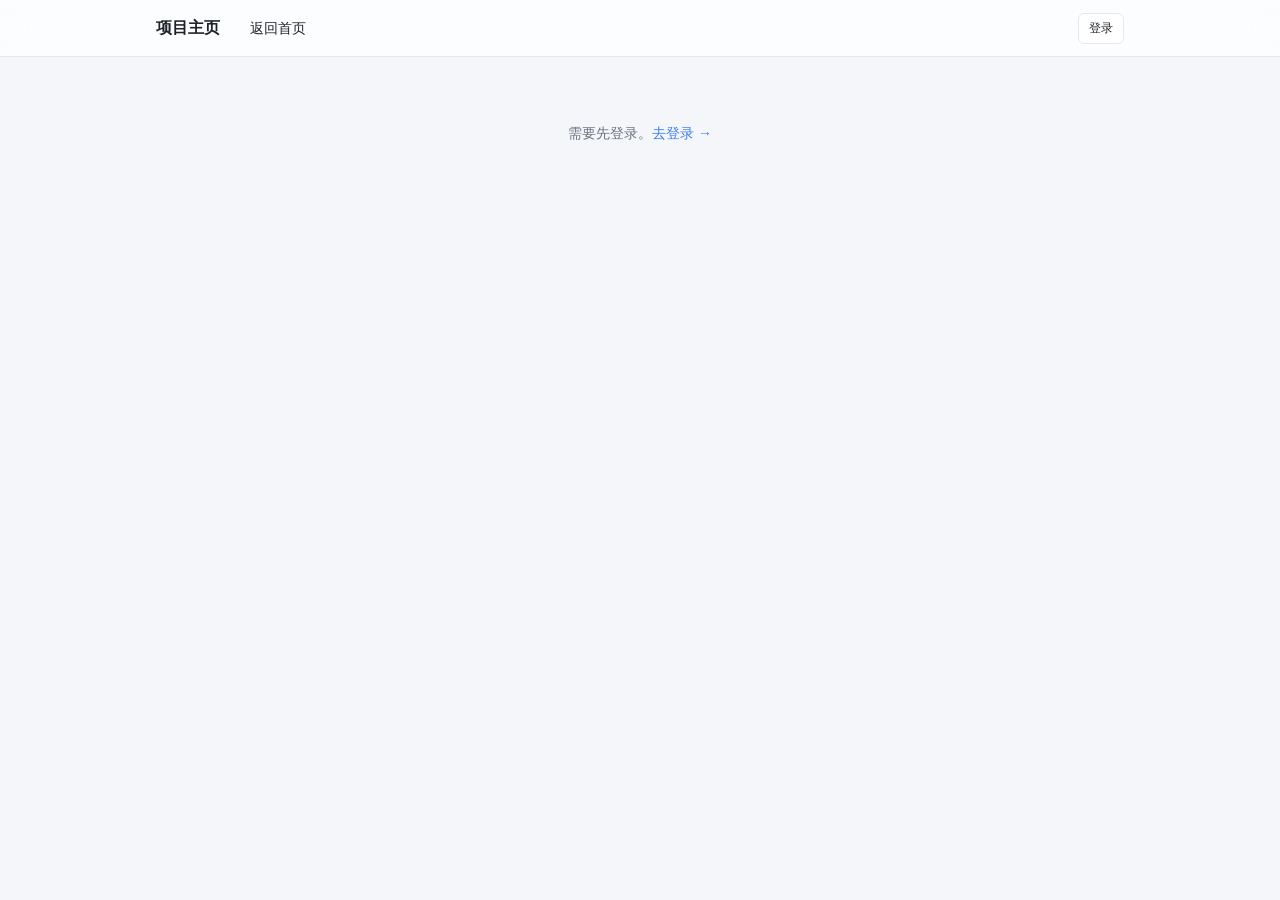
<file: account.html>
<!DOCTYPE html>
<html lang="zh-CN">
<head>
<meta charset="utf-8">
    <!-- Q-Chat-S-131（外部报告 F-2）：内容安全策略。
         GitHub Pages 设不了 HTTP 响应头，只能用 meta 标签 ——
         它能覆盖绝大多数指令（frame-ancestors / report-uri 除外）。

         作用：页面被注入外部脚本时，浏览器直接拒绝加载。
         本站无任何第三方 JS 依赖，所以 default-src 'self' 就够了。

         ⚠ 为什么 script-src 保留了 'unsafe-inline'：
            这些页面都有内联 <script> 初始化代码（共 7 处）。
            要去掉它得改用 nonce 或 hash，而 hash 每次改代码都要重算 ——
            维护性差，容易在改完后静默失效（脚本被拦、页面白屏）。
            保留 'unsafe-inline' **仍能挡住外部域的脚本注入**，
            那是 XSS 的主要危害形式；内联代码是我们自己写的，不是注入的。

         ⚠ connect-src 必须放行 Supabase —— 身份服务要调它。
            写成 'self' 的话登录/权限页直接全部失效。
         ⚠ img-src 要放行 data:/blob: —— 头像是 canvas 生成的 data URL。 -->
    <meta http-equiv="Content-Security-Policy" content="default-src 'self'; script-src 'self' 'unsafe-inline'; style-src 'self' 'unsafe-inline'; img-src 'self' data: blob:; connect-src 'self' https://pimryrsxkwyafmponegp.supabase.co; font-src 'self' data:; base-uri 'self'; form-action 'self'">
<meta name="viewport" content="width=device-width,initial-scale=1">
<title>账号设置 · 全站统一账号</title>
<link rel="icon" href="data:image/svg+xml,%3Csvg xmlns='http://www.w3.org/2000/svg' viewBox='0 0 32 32'%3E%3Crect width='32' height='32' rx='7' fill='%233b7ff2'/%3E%3Cpath d='M8 11h16M8 16h11' stroke='%23fff' stroke-width='2.4' stroke-linecap='round'/%3E%3C/svg%3E">
<style>
/* __INLINED__ 由 assets/style.css 生成，勿手改；改样式请改源文件后重跑 inline-css.py */
/* ==================================================================
 * 个人主页样式 —— 无外部依赖，全部使用系统字体
 * ================================================================== */
:root{
  --brand:#3b7ff2; --brand-dark:#2f6ad6; --brand-soft:#eaf2ff;
  --bg:#f4f6f9; --panel:#fff; --text:#1f2329; --dim:#6b7280;
  --border:#e5e8ec; --radius:10px;
}
body.dark{
  --brand:#4d8bf5; --brand-dark:#3b7ff2; --brand-soft:#1b2735;
  --bg:#101216; --panel:#171a1f; --text:#e6e6e6; --dim:#9aa0a6;
  --border:#2a2e35;
}
*{box-sizing:border-box}
body{
  margin:0; background:var(--bg); color:var(--text);
  font-family:-apple-system,BlinkMacSystemFont,"Segoe UI","PingFang SC","Hiragino Sans GB","Microsoft YaHei",sans-serif;
  font-size:15px; line-height:1.75; -webkit-text-size-adjust:100%;
}
a{color:var(--brand);text-decoration:none}
a:hover{text-decoration:underline}
code{background:var(--brand-soft);padding:1px 5px;border-radius:3px;font-family:ui-monospace,Menlo,Consolas,monospace;font-size:.9em}

/* 账号区（Q-Site-S-121）────────────────────────────────
   由 assets/identity.js 渲染。类名必须与 Chat/assets/site.css 那份
   完全一致：两边共用同一个脚本、同一套类，改一处就够。
   ⚠ 上次漏加了这一整段，账号区在页面上裸奔（无高宽、无头像圆形），
     而断言只检查了 index.html 有容器 —— "容器在、样式没加"抓不到。
     所以这次把 .acct-host 也写进锚点，两边一起验。 */
.acct-host { display: flex; align-items: center; gap: 8px; }
.acct-box  { display: flex; align-items: center; gap: 7px; }
.acct-av {
  width: 26px; height: 26px; border-radius: 50%;
  display: inline-flex; align-items: center; justify-content: center;
  color: #fff; font-size: 12px; font-weight: 600; flex: none;
  background-color: #8c8c8c;   /* 首字可能是 emoji，兜底防透明圆 */
}
.acct-owner { box-shadow: 0 0 0 2px var(--brand); }
.acct-admin { box-shadow: 0 0 0 2px var(--border); }
.acct-name { font-size: 13px; font-weight: 500; max-width: 90px;
             overflow: hidden; text-overflow: ellipsis; white-space: nowrap; }
.acct-role { font-size: 11px; padding: 1px 6px; border-radius: 4px;
             background: var(--brand-soft); color: var(--brand-dark); flex: none; }
/* 待审核 / 已封禁必须与正常角色视觉分开：
   登了录却什么都用不了，界面不说，用户只会以为站点坏了。 */
.acct-pending { background: #fff3cd; color: #8a6100; }
.acct-btn {
  font-size: 12px; padding: 4px 10px; border-radius: 6px;
  border: 1px solid var(--border); background: var(--panel); color: var(--text);
  text-decoration: none; cursor: pointer; flex: none; font-family: inherit;
}
.acct-btn:hover { border-color: var(--brand); color: var(--brand); }
.acct-out { border-color: transparent; background: transparent; color: var(--dim); padding: 4px 6px; }
.acct-out:hover { color: #d93025; }
.acct-off { opacity: .65; cursor: default; }
@media (max-width: 560px) { .acct-name, .acct-role { display: none; } }

/* 导航 */
.nav{background:var(--panel);border-bottom:1px solid var(--border);position:sticky;top:0;z-index:50}
.nav-inner{max-width:1000px;margin:0 auto;padding:0 16px;height:56px;display:flex;align-items:center;gap:18px}
.logo{font-size:16px;font-weight:700;color:var(--text);white-space:nowrap}
.logo:hover{text-decoration:none}
.nav-links{display:flex;gap:4px;flex:1}
.nav-links a{padding:6px 12px;border-radius:6px;color:var(--text);font-size:14px}
.nav-links a:hover{background:var(--brand-soft);text-decoration:none}
.icon-btn{border:1px solid var(--border);background:var(--panel);color:var(--text);border-radius:6px;
  width:32px;height:32px;cursor:pointer;font-size:14px;display:flex;align-items:center;justify-content:center}
.icon-btn:hover{border-color:var(--brand);color:var(--brand)}

/* 容器 */
.wrap{max-width:1000px;margin:0 auto;padding:28px 16px 60px}
section{margin-bottom:38px;scroll-margin-top:70px}
h2{font-size:20px;margin:0 0 14px;padding-left:10px;border-left:4px solid var(--brand)}

/* Hero */
.hero{background:linear-gradient(135deg,var(--brand),#2f6ad6);color:#fff;
  border-radius:14px;padding:48px 34px;margin-bottom:34px}
.hero h1{margin:0 0 8px;font-size:32px;line-height:1.35}
.hero .sub{margin:0 0 18px;opacity:.93;font-size:15.5px}
.hero-btns{display:flex;gap:10px;flex-wrap:wrap}
.btn{display:inline-block;padding:9px 20px;border-radius:6px;font-size:14px;cursor:pointer;transition:.15s}
.btn:hover{text-decoration:none;opacity:.9}
.btn-primary{background:#fff;color:var(--brand);font-weight:600}
.btn-ghost{background:rgba(255,255,255,.14);color:#fff;border:1px solid rgba(255,255,255,.4)}

/* 卡片 */
.grid{display:grid;grid-template-columns:repeat(auto-fill,minmax(260px,1fr));gap:14px}
.card{background:var(--panel);border:1px solid var(--border);border-radius:var(--radius);
  padding:18px;transition:.15s;display:block;color:inherit}
.card:hover{border-color:var(--brand);transform:translateY(-2px);text-decoration:none}
.card h3{margin:0 0 6px;font-size:15.5px}
.card p{margin:0;font-size:13.5px;color:var(--dim);line-height:1.65}
.card-icon{font-size:22px;margin-bottom:8px;display:block}

/* 标签 */
.tags{display:flex;flex-wrap:wrap;gap:8px;margin-top:12px}
.tag{background:var(--brand-soft);color:var(--brand);padding:4px 12px;border-radius:14px;font-size:13px}

/* 关于 */
.panel{background:var(--panel);border:1px solid var(--border);border-radius:var(--radius);padding:22px}
.panel p{margin:0 0 12px}
.panel p:last-child{margin-bottom:0}

/* 时间线 */
.timeline{border-left:2px solid var(--border);padding-left:18px;margin-left:6px}
.tl-item{position:relative;padding-bottom:18px}
.tl-item::before{content:'';position:absolute;left:-25px;top:7px;width:10px;height:10px;
  border-radius:50%;background:var(--brand);border:2px solid var(--panel)}
.tl-date{font-size:12.5px;color:var(--dim)}
.tl-title{font-weight:600;font-size:15px;margin:1px 0 2px}
.tl-desc{font-size:13.5px;color:var(--dim)}

/* 页脚 */
.foot{border-top:1px solid var(--border);background:var(--panel);
  padding:26px 16px;text-align:center;color:var(--dim);font-size:13px}
.foot a{color:var(--dim)}

@media(max-width:720px){
  /* ⚠ Q-Site-S-139：原来这里只写了 gap 与 height，
     六个链接（项目/关于本站/手册/账号/权限/站点设置）仍被塞进同一行。
     实测 360px 视口下：nav-links 被压到 248px 宽、六个链接各 38px，
     "站点设置"四字在 38px 里必然溢出；nav-links 实际高 110px
     而 nav-inner 只有 52px —— 子元素向上溢出 y=-29，跑到可视区外。
     页面还因此产生横向滚动（scrollWidth 390 > 视口 360），能左右拖。

     ★ 修法：链接另起一行，横向可滑动。
       为什么不用汉堡菜单：那要写 JS、要管展开收起与点击外部关闭，
       而这个导航只有六个纯链接 —— 横向滑动更简单也更不容易坏。
       为什么不让它们换行成两三行：那会把内容区顶下去一大截，
       导航条占掉半个屏幕，比横向滑动难看得多。 */
  .nav-inner{gap:10px;height:auto;min-height:52px;flex-wrap:wrap;padding:8px 12px;row-gap:6px}
  .nav-links{order:3;flex:1 0 100%;overflow-x:auto;flex-wrap:nowrap;
    -webkit-overflow-scrolling:touch;scrollbar-width:none;padding-bottom:2px}
  .nav-links::-webkit-scrollbar{display:none}
  .nav-links a{flex:none;white-space:nowrap}
  .hero{padding:32px 20px}
  .hero h1{font-size:24px}
  .wrap{padding:18px 12px 40px}
}


/* ================= 线性图标 =================
 * 换掉 emoji：跨平台渲染不一致、深色模式下部分 emoji 自带颜色不跟主题变。
 * 本页的深色变量与 Chat 项目不是同一套，所以显式给 --icon 兜底，
 * 不纯靠继承父元素文字色 —— 否则深色下图标可能过暗看不见。 */
:root { --icon: #3b7ff2; }
body.dark { --icon: #7db3ff; }

.ic {
  width: 20px; height: 20px;
  display: inline-block;
  vertical-align: middle;
  flex: none;
  fill: none;
  stroke: currentColor;
  stroke-width: 1.8;
  stroke-linecap: round;
  stroke-linejoin: round;
}
.ic-sm { width: 16px; height: 16px; }
.ic-lg { width: 22px; height: 22px; }
.ic-fill { fill: currentColor; stroke: none; }

.card-icon {
  display: inline-flex;
  align-items: center;
  justify-content: center;
  color: var(--icon);
  margin-bottom: 8px;
}
.card-icon .ic { width: 20px; height: 20px; }

.icon-btn { display: inline-flex; align-items: center; justify-content: center; }
.icon-btn .ic { width: 18px; height: 18px; }


/* 卡片：整张可点，但原来没有任何可点的暗示 */
.card-main { position: relative; }
.card-hit { display: block; color: inherit; text-decoration: none; }
.card-src { z-index: 2; }
.card-link {
  display: inline-block;
  margin-top: 10px;
  color: var(--icon);
  font-size: 13px;
  font-weight: 600;
}
.card-src {
  position: absolute;
  right: 12px; bottom: 12px;
  display: inline-flex; align-items: center; gap: 4px;
  font-size: 12px; color: #888; text-decoration: none;
  padding: 3px 8px; border-radius: 4px;
}
.card-src:hover { background: rgba(0,0,0,.06); color: var(--icon); }
body.dark .card-src:hover { background: rgba(255,255,255,.08); }
.card-src .ic { width: 14px; height: 14px; }
.card:hover { transform: translateY(-2px); }
</style>
<style>
  /* 复用 assets/style.css 的配色，不另造一套 ——
     换主题时本页必须跟着变，否则从主页点进来颜色突变，
     看着像跳到了别的站。 */
  .ac-wrap { max-width: 660px; margin: 0 auto; padding: 24px 16px 48px; }
  .ac-card { background: var(--panel); border: 1px solid var(--border);
             border-radius: var(--radius); padding: 22px 20px; margin-bottom: 16px; }
  .ac-h { font-size: 15px; font-weight: 600; margin: 0 0 4px; }
  .ac-sub { font-size: 12px; color: var(--dim); margin: 0 0 16px; line-height: 1.6; }
  .field { width: 100%; box-sizing: border-box; padding: 9px 11px; font-size: 14px;
           border: 1px solid var(--border); border-radius: 6px;
           background: var(--bg); color: var(--text); font-family: inherit; }
  .field:focus { outline: 2px solid var(--brand); outline-offset: -1px; }
  .field-label { display: block; font-size: 12px; color: var(--dim); margin: 12px 0 5px; }
  textarea.field { min-height: 64px; resize: vertical; }
  .btn-primary { padding: 9px 16px; font-size: 13px; font-weight: 500; border: none;
                 border-radius: 6px; background: var(--brand); color: #fff;
                 cursor: pointer; font-family: inherit; margin-top: 14px; }
  .btn-primary:hover { background: var(--brand-dark); }
  .btn-primary:disabled { opacity: .6; cursor: default; }
  .btn-ghost { padding: 8px 14px; font-size: 13px; border: 1px solid var(--border);
               border-radius: 6px; background: transparent; color: var(--dim);
               cursor: pointer; font-family: inherit; }
  .btn-ghost:hover { border-color: var(--brand); color: var(--brand); }
  .msg { font-size: 13px; margin-top: 10px; min-height: 18px; line-height: 1.5; }
  .msg-ok { color: #1a9e4b; }
  .msg-err { color: #d93025; }

  .av-row { display: flex; align-items: center; gap: 14px; }
  .av-prev { width: 56px; height: 56px; border-radius: 50%; flex: none;
             display: inline-flex; align-items: center; justify-content: center;
             color: #fff; font-size: 22px; font-weight: 600;
             background: #8c8c8c; background-size: cover; }
  .av-acts { display: flex; flex-direction: column; gap: 6px; }
  .av-acts .btn-ghost { text-align: left; padding: 6px 12px; font-size: 12px; }

  /* 审核队列 */
  .rev-item { display: flex; align-items: center; gap: 10px;
              padding: 10px 0; border-top: 1px solid var(--border); }
  .rev-item:first-child { border-top: none; }
  .rev-main { flex: 1; min-width: 0; }
  .rev-nick { font-size: 14px; font-weight: 500; }
  .rev-note { font-size: 12px; color: var(--dim); margin-top: 2px;
              word-break: break-all; line-height: 1.5; }
  .rev-acts { display: flex; gap: 6px; flex: none; }
  .rev-acts button { padding: 5px 11px; font-size: 12px; border-radius: 5px;
                     border: 1px solid var(--border); background: transparent;
                     color: var(--text); cursor: pointer; font-family: inherit; }
  .rev-ok:hover { border-color: #1a9e4b; color: #1a9e4b; }
  .rev-no:hover { border-color: #d93025; color: #d93025; }
  .empty { font-size: 13px; color: var(--dim); padding: 8px 0; }
  .gate { text-align: center; padding: 40px 16px; color: var(--dim); font-size: 14px; }
  .gate a { color: var(--brand); }
  .note-warn { font-size: 12px; color: #8a6100; background: #fff3cd;
               border-radius: 6px; padding: 8px 10px; margin: 12px 0 0; line-height: 1.6; }

/* FX-PLUS-BEGIN */
/* ==========================================================================
   fx-plus.css · 视觉效果增强
   全部引用自样式库：liuyiming2024/css_effect_map_collection
     · 毛玻璃效果/index.html    → backdrop-filter 毛玻璃顶栏 / 浮层
     · 滚动指示器/index.html    → 顶部滚动进度条
     · css边框四角/index.html   → 卡片四角装饰线
     · 纯css气泡背景/index.css  → Hero 区上浮气泡背景

   设计约束：
     1. 只做「追加」，不改动站点原有任何一条规则；
     2. 不接管主题 —— 各站点已有自己的亮暗方案（Cloud / Code 用
        [data-theme="dark"]，Chat / 主页用 body.dark），本文件只对
        这两种写法各补一份深色取值，不新增第三套机制；
     3. 效果所需 DOM 由 fx-plus.js 注入，不要求改页面结构。
   ========================================================================== */

/* ---------- 1. 毛玻璃效果（样式库：毛玻璃效果/index.html）---------- */

/* ⚠⚠ 这一段踩过一个真实的坑，删掉前务必先读：
   最初把 backdrop-filter 加在 #topbar 上，结果右上角「新建文件」菜单
   被侧栏盖住了 —— 点了没反应、被文件树遮在下面。

   根因：backdrop-filter 和 filter / transform 一样，会给元素同时创建
   ① 层叠上下文  ② 绝对定位后代的包含块。
   .top-menu 是 #topbar 的子元素，它的 z-index:60 本来是相对【根层叠
   上下文】算的（所以盖得住 z-index:55 的侧栏）；#topbar 一变成层叠上下
   文，这个 60 就被关在了 #topbar 内部，而 #topbar 自己在根上下文里相当
   于 0 —— 于是整个顶栏子树掉到侧栏下面。
   实测（Chromium + elementFromPoint）：
     加 backdrop-filter 前，菜单中心命中 BUTTON；加之后命中侧栏的 .name。

   修法：给 #topbar 显式 position + z-index，把整个顶栏子树抬回 60
   —— 正好是 .top-menu 原本的层级，相对顺序与改动前一致。
   注意：只加 position:relative 不够，z-index:auto 不抬层级，实测仍被盖。

   同类排查清单：以后给任何容器加 backdrop-filter / filter / transform /
   will-change 前，先确认它里面没有需要"浮出"去盖别的元素的子节点。 */

.nav, #topbar, .glass {
  -webkit-backdrop-filter: blur(20px) saturate(160%);
  backdrop-filter: blur(20px) saturate(160%);
  background: rgba(255, 255, 255, .72);
}
/* Code 的顶栏原本是 position:static、无 z-index，必须显式抬层级 */
#topbar {
  position: relative;
  z-index: 60;
}
/* 侧栏与浮层用弱一档的模糊（这些本来就是浮层，不存在"关住子节点"的问题） */
.sidebar, #sidebar, .modal, .dropdown {
  -webkit-backdrop-filter: blur(14px);
  backdrop-filter: blur(14px);
}
/* 深色取值：同时兼容 [data-theme="dark"] 与 body.dark 两种既有写法 */
html[data-theme="dark"] .nav,
html[data-theme="dark"] #topbar,
html[data-theme="dark"] .glass,
body.dark .nav,
body.dark #topbar,
body.dark .glass {
  background: rgba(23, 27, 34, .72);
}
html[data-theme="dark"] .sidebar,
html[data-theme="dark"] #sidebar,
html[data-theme="dark"] .modal,
html[data-theme="dark"] .dropdown,
body.dark .sidebar,
body.dark #sidebar,
body.dark .modal,
body.dark .dropdown {
  background: rgba(23, 27, 34, .88);
}

/* ---------- 2. 滚动指示器（样式库：滚动指示器/index.html）---------- */
#scroll-progress {
  position: fixed;
  top: 0;
  left: 0;
  height: 3px;
  width: 0;
  z-index: 9999;
  background: linear-gradient(90deg, var(--brand, #3b7ff2), #7ee787);
  pointer-events: none;
  transition: width .08s linear;
}

/* ---------- 3. CSS 边框四角（样式库：css边框四角/index.html）---------- */
/* 伪元素实现四角各画两条 1px 短线，不需要改 DOM */
.corner-box { position: relative; }
.corner-box::before {
  content: "";
  position: absolute;
  inset: 0;
  pointer-events: none;
  border-radius: inherit;
  --c: var(--brand, #3b7ff2);
  background:
    linear-gradient(var(--c), var(--c)) 0    0    / 14px 1px no-repeat,
    linear-gradient(var(--c), var(--c)) 0    0    / 1px 14px no-repeat,
    linear-gradient(var(--c), var(--c)) 100% 0    / 14px 1px no-repeat,
    linear-gradient(var(--c), var(--c)) 100% 0    / 1px 14px no-repeat,
    linear-gradient(var(--c), var(--c)) 0    100% / 14px 1px no-repeat,
    linear-gradient(var(--c), var(--c)) 0    100% / 1px 14px no-repeat,
    linear-gradient(var(--c), var(--c)) 100% 100% / 14px 1px no-repeat,
    linear-gradient(var(--c), var(--c)) 100% 100% / 1px 14px no-repeat;
  opacity: .5;
  transition: opacity .2s ease;
}
.corner-box:hover::before { opacity: 1; }

/* ---------- 4. 纯 CSS 气泡背景（样式库：纯css气泡背景/index.css）---------- */
.hero { position: relative; overflow: hidden; }
.bubble-bgwall {
  position: absolute;
  inset: 0;
  margin: 0;
  padding: 0;
  overflow: hidden;
  list-style: none;
  pointer-events: none;
  z-index: 0;
}
/* ⚠ 第一版填充只有 .16 透明度的蓝，实测在浅色底上几乎看不见 ——
   白底 + 16% 蓝算出来的实际反差低于肉眼可辨阈值，等于白做。
   所以填充提到 .38，并加一道同色内描边：气泡上升时会经过文字后方，
   纯色块容易和文字糊在一起，有描边才有清晰的轮廓。 */
.bubble-bgwall li {
  position: absolute;
  bottom: -60px;
  display: block;
  width: 22px;
  height: 22px;
  border-radius: 6px;
  background-color: rgba(59, 127, 242, .38);
  box-shadow: inset 0 0 0 1px rgba(59, 127, 242, .55);
  animation: bubble-up 16s linear infinite;
}
/* 深色底反过来：气泡要比背景亮才看得见，换成更亮的蓝 */
html[data-theme="dark"] .bubble-bgwall li,
body.dark .bubble-bgwall li {
  background-color: rgba(125, 179, 255, .30);
  box-shadow: inset 0 0 0 1px rgba(125, 179, 255, .48);
}

.bubble-bgwall li:nth-child(1)  { left: 10%; animation-duration: 15s; }
.bubble-bgwall li:nth-child(2)  { left: 20%; width: 34px; height: 34px; animation-duration: 11s; animation-delay: 2s; }
.bubble-bgwall li:nth-child(3)  { left: 25%; animation-duration: 13s; animation-delay: 4s; }
.bubble-bgwall li:nth-child(4)  { left: 40%; width: 28px; height: 28px; animation-duration: 9s; }
.bubble-bgwall li:nth-child(5)  { left: 70%; animation-duration: 14s; animation-delay: 1s; }
.bubble-bgwall li:nth-child(6)  { left: 80%; width: 40px; height: 40px; animation-duration: 12s; animation-delay: 3s; }
.bubble-bgwall li:nth-child(7)  { left: 32%; width: 46px; height: 46px; animation-duration: 17s; animation-delay: 2s; }
.bubble-bgwall li:nth-child(8)  { left: 55%; width: 18px; height: 18px; animation-duration: 15s; animation-delay: 4s; }
.bubble-bgwall li:nth-child(9)  { left: 25%; width: 20px; height: 20px; animation-duration: 12s; animation-delay: 2s; }
.bubble-bgwall li:nth-child(10) { left: 85%; width: 44px; height: 44px; animation-duration: 16s; animation-delay: 5s; }

@keyframes bubble-up {
  0%   { opacity: 0;   transform: translateY(0)      rotate(0deg); }
  15%  { opacity: .65; }
  50%  { opacity: .85; transform: translateY(-55vh)  rotate(90deg); }
  100% { opacity: 0;   transform: translateY(-110vh) rotate(180deg); }
}
/* 让 Hero 里原有内容浮在气泡之上 */
.hero > *:not(.bubble-bgwall) { position: relative; z-index: 1; }

/* ---------- 5. 浮出面板：毛玻璃 + 四角 + 入场动画 ---------- */
/* 只作用于"自己本来就在最上层"的浮出面板。
   这里加 transform / backdrop-filter 是安全的：它们是层叠的终点，
   内部没有还要再往外浮的子节点（对比上面 #topbar 那个坑）。
   入场动画参考样式库「实现modal弹框动画」的位移+淡入思路。 */
.top-menu,
.modal-box,
.dropdown {
  -webkit-backdrop-filter: blur(18px) saturate(170%);
  backdrop-filter: blur(18px) saturate(170%);
}
html[data-theme="dark"] .top-menu,
html[data-theme="dark"] .modal-box,
html[data-theme="dark"] .dropdown,
body.dark .top-menu,
body.dark .modal-box,
body.dark .dropdown {
  background: rgba(23, 27, 34, .88);
}

/* 四角装饰直接画在浮出面板上（不必等 JS 加 .corner-box） */
.top-menu::before,
.modal-box::before {
  content: "";
  position: absolute;
  inset: 0;
  pointer-events: none;
  border-radius: inherit;
  --c: var(--brand, #3b7ff2);
  background:
    linear-gradient(var(--c), var(--c)) 0    0    / 12px 1px no-repeat,
    linear-gradient(var(--c), var(--c)) 0    0    / 1px 12px no-repeat,
    linear-gradient(var(--c), var(--c)) 100% 0    / 12px 1px no-repeat,
    linear-gradient(var(--c), var(--c)) 100% 0    / 1px 12px no-repeat,
    linear-gradient(var(--c), var(--c)) 0    100% / 12px 1px no-repeat,
    linear-gradient(var(--c), var(--c)) 0    100% / 1px 12px no-repeat,
    linear-gradient(var(--c), var(--c)) 100% 100% / 12px 1px no-repeat,
    linear-gradient(var(--c), var(--c)) 100% 100% / 1px 12px no-repeat;
  opacity: .45;
}

@keyframes fx-pop-in {
  from { opacity: 0; transform: translateY(-6px) scale(.985); }
  to   { opacity: 1; transform: none; }
}
.top-menu.open,
.modal-box,
.dropdown {
  animation: fx-pop-in .16s ease-out;
}

/* ---------- 6. 编辑区两层对齐的加固（预防性，非已验证修复）---------- */
/* Code 的编辑区是「透明 textarea 盖在高亮 div 上」的双层结构，两层必须
   用完全相同的字号/行高渲染，否则每行的偏差会累积 —— 表现为点第 8 行却
   输入到第 9 行，而行号槽还停在第 8 行。

   本环境实测（Chromium，桌面 1280 与手机 390 视口、14/20px、换行开关）
   两层逐行扫描全部对齐，复现不出来：因为默认文本缩放是 100%。
   真机上若开了系统「字体大小 / 网页文字缩放」，div 与 textarea 可能被按
   不同倍率放大，偏差就从第 8、9 行开始显形。
   这里把自动缩放锁死，强制两层用同一个倍率。代价是编辑器不跟随系统字号
   缩放 —— 对代码编辑区是合理的，代码需要精确对齐优先于可读性缩放。 */
#editor, #highlight {
  -webkit-text-size-adjust: 100%;
  text-size-adjust: 100%;
}

/* ---------- 7. 尊重系统的减弱动效偏好 ---------- */
@media (prefers-reduced-motion: reduce) {
  .bubble-bgwall { display: none; }
  .corner-box::before,
  .top-menu::before,
  .modal-box::before { transition: none; }
  .top-menu.open,
  .modal-box,
  .dropdown { animation: none; }
}
/* FX-PLUS-END */

</style>
</head>
<body>

<nav class="nav">
  <div class="nav-inner">
    <a class="logo" href="index.html">项目主页</a>
    <div class="nav-links"><a href="index.html">返回首页</a></div>
    <div id="acctHost" class="acct-host"></div>
  </div>
</nav>

<div class="ac-wrap">
  <div id="gate" class="gate">正在检查登录状态…</div>
  <div id="body" hidden>

    <!-- ── 头像 ───────────────────────────────────────── -->
    <div class="ac-card">
      <h2 class="ac-h">头像</h2>
      <p class="ac-sub">存在服务端，换设备、换项目都在。不设就用昵称首字生成的彩色圆。</p>
      <div class="av-row">
        <div id="avPrev" class="av-prev">?</div>
        <div class="av-acts">
          <button class="btn-ghost" id="btnPick">选择图片…</button>
          <button class="btn-ghost" id="btnClear">恢复为默认</button>
        </div>
      </div>
      <input type="file" id="file" accept="image/*" hidden>
      <div class="msg" id="avMsg"></div>
      <div class="note-warn" id="avNote" hidden>
        图片会上传到公共存储，任何人拿到链接都能看。别用含个人敏感信息的图。
      </div>
    </div>

    <!-- ── 资料 ───────────────────────────────────────── -->
    <div class="ac-card">
      <h2 class="ac-h">资料</h2>
      <p class="ac-sub">改昵称会立刻在全站生效。</p>
      <label class="field-label" for="fNick">昵称</label>
      <input class="field" id="fNick">
      <label class="field-label" for="fBio">简介</label>
      <textarea class="field" id="fBio"></textarea>
      <button class="btn-primary" id="btnSave">保存资料</button>
      <div class="msg" id="pMsg"></div>
    </div>

    <!-- ── 密码 ───────────────────────────────────────── -->
    <div class="ac-card">
      <h2 class="ac-h">修改密码</h2>
      <p class="ac-sub">改密码会让<b>所有设备上的登录失效</b>，需要重新登录。</p>
      <label class="field-label" for="fOld">原密码</label>
      <input class="field" id="fOld" type="password">
      <label class="field-label" for="fNew">新密码（至少 4 位）</label>
      <input class="field" id="fNew" type="password">
      <button class="btn-primary" id="btnPwd">修改密码</button>
      <div class="msg" id="wMsg"></div>
    </div>

    <!-- ── 审核（仅管理员可见）─────────────────────────── -->
    <div class="ac-card" id="revCard" hidden>
      <h2 class="ac-h">注册审核</h2>
      <p class="ac-sub">通过后才可登录。驳回的人仍保留在列表里，可再次通过。</p>
      <div id="revList"><div class="empty">加载中…</div></div>
      <div class="msg" id="rMsg"></div>
    </div>

  </div>
</div>

<script src="assets/identity.js"></script>
<script>
/* ================================================================
   account.html —— 全站账号设置（Q-Chat-S-123）

   为什么这个页在集群层而不是项目里：
     账号不归任何单个项目，所以设置页也不该长在项目里。
     否则在主页改了昵称，聊天室要等下次同步才看得到，
     用户会以为"改了没生效"。同一份资料两个地方改，必然漂移。

   本页不实现业务逻辑，全部调用 SiteIdentity → 服务端 RPC。
================================================================ */

(function () {
  'use strict';
  var SI = window.SiteIdentity;
  var $ = function (id) { return document.getElementById(id); };

  function msg(el, text, ok) {
    el.textContent = text || '';
    el.className = 'msg' + (text ? (ok ? ' msg-ok' : ' msg-err') : '');
  }

  /* 头像预览：与 identity.js 的 avatarEl 同算法（首字 + 昵称哈希色相）。
     用自己的容器而不是复用 avatarEl，是因为这里要 56px 且能换背景图。 */
  function drawPrev(nick, url) {
    var p = $('avPrev');
    var name = nick || '?';
    var hue = 0;
    for (var i = 0; i < name.length; i++) hue = (hue * 31 + name.charCodeAt(i)) % 360;
    p.style.backgroundColor = 'hsl(' + hue + ',52%,52%)';
    p.style.backgroundImage = url ? 'url(' + url + ')' : '';
    p.textContent = url ? '' : String(name).trim().slice(0, 1).toUpperCase();
  }

  function drawProfile(st) {
    $('fNick').value = st.nick || '';
    $('fBio').value = st.bio || '';
    drawPrev(st.nick, st.avatar);
  }

  /* ---------------- 审核队列 ---------------- */

  function loadReview() {
    var box = $('revList');
    SI.listUsers('pending').then(function (r) {
      var list = (r && r.users) || [];
      box.innerHTML = '';
      if (!list.length) {
        box.innerHTML = '<div class="empty">没有待审核的申请</div>';
        return;
      }
      list.forEach(function (u) {
        var row = document.createElement('div');
        row.className = 'rev-item';

        var av = SI.avatarEl(u.nick, u.role);
        row.appendChild(av);

        var main = document.createElement('div');
        main.className = 'rev-main';
        var nm = document.createElement('div');
        nm.className = 'rev-nick';
        nm.textContent = u.nick;
        main.appendChild(nm);
        /* ⚠ 申请说明（real_name）只有管理员拿得到 ——
           服务端 user_list 对普通成员返回 null。
           这里能显示，说明当前确实是管理员。 */
        if (u.note) {
          var nt = document.createElement('div');
          nt.className = 'rev-note';
          nt.textContent = '申请说明：' + u.note;
          main.appendChild(nt);
        }
        row.appendChild(main);

        var acts = document.createElement('div');
        acts.className = 'rev-acts';

        var ok = document.createElement('button');
        ok.className = 'rev-ok';
        ok.textContent = '通过';
        ok.onclick = function () {
          ok.disabled = true; ok.textContent = '…';
          SI.review(u.id, 'active').then(function () {
            msg($('rMsg'), '已通过：' + u.nick, true);
            loadReview();
          }).catch(function (e) {
            msg($('rMsg'), '失败：' + (e && e.message ? e.message : '网络错误'), false);
            ok.disabled = false; ok.textContent = '通过';
          });
        };

        var no = document.createElement('button');
        no.className = 'rev-no';
        no.textContent = '驳回';
        no.onclick = function () {
          no.disabled = true; no.textContent = '…';
          /* 驳回 = 保持 pending 还是 banned？
             这里**不用 banned** —— banned 是"曾通过、后被封"，
             一个从没进过站的人被标成 banned 会混进封禁名单，
             以后统计"封禁人数"就不准了。驳回就留在 pending。 */
          SI.review(u.id, 'pending').then(function () {
            msg($('rMsg'), '已驳回（保留在待审核列表）：' + u.nick, true);
            loadReview();
          }).catch(function (e) {
            msg($('rMsg'), '失败：' + (e && e.message ? e.message : '网络错误'), false);
            no.disabled = false; no.textContent = '驳回';
          });
        };

        acts.appendChild(ok); acts.appendChild(no);
        row.appendChild(acts);
        box.appendChild(row);
      });
    }).catch(function (e) {
      box.innerHTML = '<div class="empty">加载失败：' +
        (e && e.message ? e.message : '网络错误') + '</div>';
    });
  }

  /* ---------------- 事件 ---------------- */

  function bind() {
    $('btnPick').onclick = function () { $('file').click(); };

    $('file').onchange = function () {
      var f = this.files && this.files[0];
      if (!f) return;
      /* 头像不需要原图那么大：缩到 256px 再传。
         不压缩的话一张手机照片 4MB，上传慢、存储贵，
         而头像显示尺寸只有几十像素。 */
      var b = $('btnPick');
      b.disabled = true; b.textContent = '上传中…';
      msg($('avMsg'), '');
      shrink(f, 256).then(function (blob) {
        return SI.uploadAvatar(blob, 'image/png');
      }).then(function (url) {
        return SI.profileUpdate({ avatar: url });
      }).then(function (st) {
        drawPrev(st.nick, st.avatar);
        msg($('avMsg'), '头像已更新', true);
        b.disabled = false; b.textContent = '选择图片…';
      }).catch(function (e) {
        msg($('avMsg'), '失败：' + (e && e.message ? e.message : '网络错误'), false);
        b.disabled = false; b.textContent = '选择图片…';
      });
      this.value = '';   /* 清空以便重选同一张图也能触发 change */
    };

    $('btnClear').onclick = function () {
      var b = this;
      b.disabled = true; b.textContent = '处理中…';
      /* ⚠ 传 '' 而不是 null —— 服务端用 case when p_avatar='' 判定清空。
         传 null 会被当成"没传"，头像永远删不掉。 */
      SI.profileUpdate({ avatar: '' }).then(function (st) {
        drawPrev(st.nick, st.avatar);
        msg($('avMsg'), '已恢复为默认头像', true);
        b.disabled = false; b.textContent = '恢复为默认';
      }).catch(function (e) {
        msg($('avMsg'), '失败：' + (e && e.message ? e.message : '网络错误'), false);
        b.disabled = false; b.textContent = '恢复为默认';
      });
    };

    $('btnSave').onclick = function () {
      var b = this;
      var nick = $('fNick').value.trim();
      if (!nick) { msg($('pMsg'), '昵称不能为空', false); return; }
      b.disabled = true; b.textContent = '保存中…';
      SI.profileUpdate({ nick: nick, bio: $('fBio').value.trim() })
        .then(function (st) {
          drawPrev(st.nick, st.avatar);
          msg($('pMsg'), '已保存', true);
          b.disabled = false; b.textContent = '保存资料';
        })
        .catch(function (e) {
          msg($('pMsg'), '失败：' + (e && e.message ? e.message : '网络错误'), false);
          b.disabled = false; b.textContent = '保存资料';
        });
    };

    $('btnPwd').onclick = function () {
      var b = this;
      var o = $('fOld').value, n = $('fNew').value;
      if (!o || !n) { msg($('wMsg'), '请填写原密码和新密码', false); return; }
      if (n.length < 4) { msg($('wMsg'), '新密码至少 4 位', false); return; }
      b.disabled = true; b.textContent = '提交中…';
      SI.changePassword(o, n).then(function () {
        msg($('wMsg'), '密码已修改。所有设备需重新登录。', true);
        $('fOld').value = ''; $('fNew').value = '';
        b.disabled = false; b.textContent = '修改密码';
      }).catch(function (e) {
        msg($('wMsg'), '失败：' + (e && e.message ? e.message : '网络错误'), false);
        b.disabled = false; b.textContent = '修改密码';
      });
    };
  }

  /* 图片缩到 maxPx 再转 PNG */
  function shrink(file, maxPx) {
    return new Promise(function (res, rej) {
      var img = new Image();
      var url = URL.createObjectURL(file);
      img.onload = function () {
        URL.revokeObjectURL(url);
        var s = Math.min(1, maxPx / Math.max(img.width, img.height));
        var c = document.createElement('canvas');
        c.width = Math.round(img.width * s);
        c.height = Math.round(img.height * s);
        c.getContext('2d').drawImage(img, 0, 0, c.width, c.height);
        c.toBlob(function (b) {
          if (b) res(b); else rej(new Error('图片处理失败'));
        }, 'image/png');
      };
      img.onerror = function () { URL.revokeObjectURL(url); rej(new Error('图片读取失败')); };
      img.src = url;
    });
  }

  /* ---------------- 启动 ---------------- */

  SI.ready.then(function (st) {
    if (!st || !st.ok) {
      $('gate').innerHTML = st && st.offline
        ? '连不上服务器，无法加载账号设置。'
        : '需要先登录。<a href="login.html?next=' +
          encodeURIComponent('account.html') + '">去登录 →</a>';
      return;
    }
    $('gate').hidden = true;
    $('body').hidden = false;
    drawProfile(st);
    $('avNote').hidden = false;
    bind();

    /* 审核区只给管理员 —— 但真正的闸门在服务端 user_list / user_review，
       这里只是"不显示"。改 CSS 让隐藏的卡片显出来也没用，
       服务端会直接拒绝。 */
    if (st.role === 'owner' || st.role === 'admin') {
      $('revCard').hidden = false;
      loadReview();
    }

    /* 头像改了、昵称改了，别的标签页也要跟着变 ——
       identity.js 的 storage 事件只监听令牌，资料变更靠这里刷。 */
    SI.onChange(function (s2) { if (s2 && s2.ok) drawPrev(s2.nick, s2.avatar); });
  });

  SI.mount($('acctHost'));
})();
</script>
<script>
/* ==========================================================================
   fx-plus.js · 为 fx-plus.css 注入效果所需 DOM
   引用自样式库：liuyiming2024/css_effect_map_collection
     · 滚动指示器  → 顶部进度条
     · 纯css气泡背景 → Hero 区气泡 <ul><li>
     · css边框四角  → 给 .card 加 .corner-box

   刻意不碰主题：各站点已有自己的亮暗切换（Cloud / Code 用
   [data-theme="dark"]，Chat / 主页用 body.dark），这里不接管、
   不创建第二个切换按钮、不写 localStorage 的主题键。
   ========================================================================== */
(function () {
  "use strict";

  function boot() {
    injectProgressBar();
    injectBubbles();
    markCorners();
    bindScroll();
  }
  if (document.readyState === "loading") {
    document.addEventListener("DOMContentLoaded", boot);
  } else {
    boot();
  }

  /* ---- 滚动指示器（样式库：滚动指示器） ---- */
  function injectProgressBar() {
    if (document.getElementById("scroll-progress")) return;
    var bar = document.createElement("div");
    bar.id = "scroll-progress";
    document.body.appendChild(bar);
  }
  function bindScroll() {
    var bar = document.getElementById("scroll-progress");
    if (!bar) return;
    var ticking = false;
    function update() {
      var h = document.documentElement.scrollHeight - window.innerHeight;
      var pct = h > 0 ? Math.min(100, (window.scrollY / h) * 100) : 0;
      bar.style.width = pct.toFixed(2) + "%";
      ticking = false;
    }
    function onScroll() {
      if (!ticking) { ticking = true; window.requestAnimationFrame(update); }
    }
    window.addEventListener("scroll", onScroll, { passive: true });
    window.addEventListener("resize", onScroll, { passive: true });
    update();
  }

  /* ---- 气泡背景（样式库：纯css气泡背景） ---- */
  function injectBubbles() {
    var hero = document.querySelector(".hero");
    if (!hero || hero.querySelector(".bubble-bgwall")) return;
    var ul = document.createElement("ul");
    ul.className = "bubble-bgwall";
    ul.setAttribute("aria-hidden", "true");
    for (var i = 0; i < 10; i++) ul.appendChild(document.createElement("li"));
    hero.insertBefore(ul, hero.firstChild);
  }

  /* ---- 四角装饰（样式库：css边框四角），只作用于卡片 ---- */
  function markCorners() {
    var cards = document.querySelectorAll(".card");
    for (var i = 0; i < cards.length; i++) cards[i].classList.add("corner-box");
  }
})();

</script>
</body>
</html>
</file>
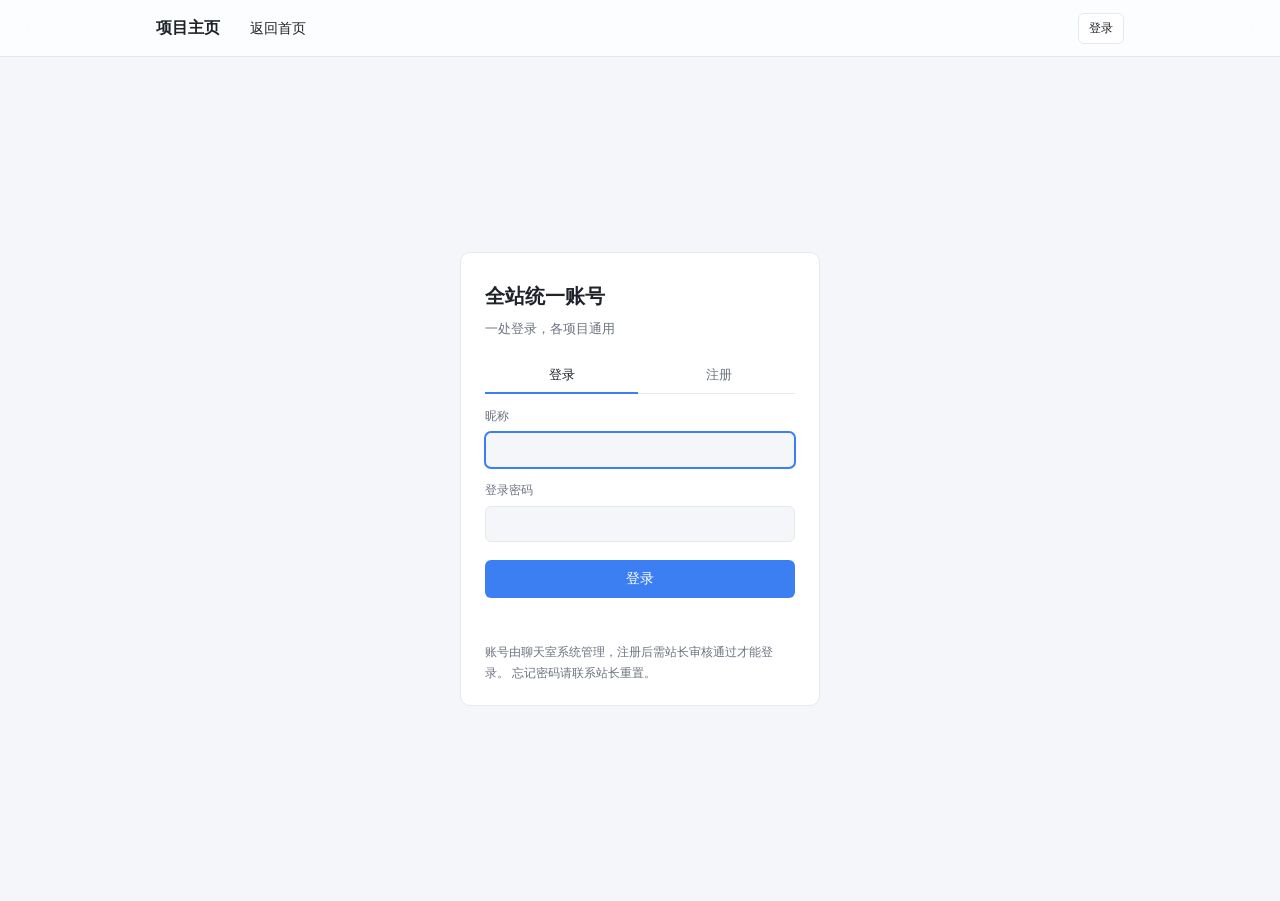
<file: login.html>
<!DOCTYPE html>
<html lang="zh-CN">
<head>
<meta charset="utf-8">
    <!-- Q-Chat-S-131（外部报告 F-2）：内容安全策略。
         GitHub Pages 设不了 HTTP 响应头，只能用 meta 标签 ——
         它能覆盖绝大多数指令（frame-ancestors / report-uri 除外）。

         作用：页面被注入外部脚本时，浏览器直接拒绝加载。
         本站无任何第三方 JS 依赖，所以 default-src 'self' 就够了。

         ⚠ 为什么 script-src 保留了 'unsafe-inline'：
            这些页面都有内联 <script> 初始化代码（共 7 处）。
            要去掉它得改用 nonce 或 hash，而 hash 每次改代码都要重算 ——
            维护性差，容易在改完后静默失效（脚本被拦、页面白屏）。
            保留 'unsafe-inline' **仍能挡住外部域的脚本注入**，
            那是 XSS 的主要危害形式；内联代码是我们自己写的，不是注入的。

         ⚠ connect-src 必须放行 Supabase —— 身份服务要调它。
            写成 'self' 的话登录/权限页直接全部失效。
         ⚠ img-src 要放行 data:/blob: —— 头像是 canvas 生成的 data URL。 -->
    <meta http-equiv="Content-Security-Policy" content="default-src 'self'; script-src 'self' 'unsafe-inline'; style-src 'self' 'unsafe-inline'; img-src 'self' data: blob:; connect-src 'self' https://pimryrsxkwyafmponegp.supabase.co; font-src 'self' data:; base-uri 'self'; form-action 'self'">
<meta name="viewport" content="width=device-width,initial-scale=1">
<title>登录 · 全站统一账号</title>
<link rel="icon" href="data:image/svg+xml,%3Csvg xmlns='http://www.w3.org/2000/svg' viewBox='0 0 32 32'%3E%3Crect width='32' height='32' rx='7' fill='%233b7ff2'/%3E%3Cpath d='M8 11h16M8 16h11' stroke='%23fff' stroke-width='2.4' stroke-linecap='round'/%3E%3C/svg%3E">
<style>
/* __INLINED__ 由 assets/style.css 生成，勿手改；改样式请改源文件后重跑 inline-css.py */
/* ==================================================================
 * 个人主页样式 —— 无外部依赖，全部使用系统字体
 * ================================================================== */
:root{
  --brand:#3b7ff2; --brand-dark:#2f6ad6; --brand-soft:#eaf2ff;
  --bg:#f4f6f9; --panel:#fff; --text:#1f2329; --dim:#6b7280;
  --border:#e5e8ec; --radius:10px;
}
body.dark{
  --brand:#4d8bf5; --brand-dark:#3b7ff2; --brand-soft:#1b2735;
  --bg:#101216; --panel:#171a1f; --text:#e6e6e6; --dim:#9aa0a6;
  --border:#2a2e35;
}
*{box-sizing:border-box}
body{
  margin:0; background:var(--bg); color:var(--text);
  font-family:-apple-system,BlinkMacSystemFont,"Segoe UI","PingFang SC","Hiragino Sans GB","Microsoft YaHei",sans-serif;
  font-size:15px; line-height:1.75; -webkit-text-size-adjust:100%;
}
a{color:var(--brand);text-decoration:none}
a:hover{text-decoration:underline}
code{background:var(--brand-soft);padding:1px 5px;border-radius:3px;font-family:ui-monospace,Menlo,Consolas,monospace;font-size:.9em}

/* 账号区（Q-Site-S-121）────────────────────────────────
   由 assets/identity.js 渲染。类名必须与 Chat/assets/site.css 那份
   完全一致：两边共用同一个脚本、同一套类，改一处就够。
   ⚠ 上次漏加了这一整段，账号区在页面上裸奔（无高宽、无头像圆形），
     而断言只检查了 index.html 有容器 —— "容器在、样式没加"抓不到。
     所以这次把 .acct-host 也写进锚点，两边一起验。 */
.acct-host { display: flex; align-items: center; gap: 8px; }
.acct-box  { display: flex; align-items: center; gap: 7px; }
.acct-av {
  width: 26px; height: 26px; border-radius: 50%;
  display: inline-flex; align-items: center; justify-content: center;
  color: #fff; font-size: 12px; font-weight: 600; flex: none;
  background-color: #8c8c8c;   /* 首字可能是 emoji，兜底防透明圆 */
}
.acct-owner { box-shadow: 0 0 0 2px var(--brand); }
.acct-admin { box-shadow: 0 0 0 2px var(--border); }
.acct-name { font-size: 13px; font-weight: 500; max-width: 90px;
             overflow: hidden; text-overflow: ellipsis; white-space: nowrap; }
.acct-role { font-size: 11px; padding: 1px 6px; border-radius: 4px;
             background: var(--brand-soft); color: var(--brand-dark); flex: none; }
/* 待审核 / 已封禁必须与正常角色视觉分开：
   登了录却什么都用不了，界面不说，用户只会以为站点坏了。 */
.acct-pending { background: #fff3cd; color: #8a6100; }
.acct-btn {
  font-size: 12px; padding: 4px 10px; border-radius: 6px;
  border: 1px solid var(--border); background: var(--panel); color: var(--text);
  text-decoration: none; cursor: pointer; flex: none; font-family: inherit;
}
.acct-btn:hover { border-color: var(--brand); color: var(--brand); }
.acct-out { border-color: transparent; background: transparent; color: var(--dim); padding: 4px 6px; }
.acct-out:hover { color: #d93025; }
.acct-off { opacity: .65; cursor: default; }
@media (max-width: 560px) { .acct-name, .acct-role { display: none; } }

/* 导航 */
.nav{background:var(--panel);border-bottom:1px solid var(--border);position:sticky;top:0;z-index:50}
.nav-inner{max-width:1000px;margin:0 auto;padding:0 16px;height:56px;display:flex;align-items:center;gap:18px}
.logo{font-size:16px;font-weight:700;color:var(--text);white-space:nowrap}
.logo:hover{text-decoration:none}
.nav-links{display:flex;gap:4px;flex:1}
.nav-links a{padding:6px 12px;border-radius:6px;color:var(--text);font-size:14px}
.nav-links a:hover{background:var(--brand-soft);text-decoration:none}
.icon-btn{border:1px solid var(--border);background:var(--panel);color:var(--text);border-radius:6px;
  width:32px;height:32px;cursor:pointer;font-size:14px;display:flex;align-items:center;justify-content:center}
.icon-btn:hover{border-color:var(--brand);color:var(--brand)}

/* 容器 */
.wrap{max-width:1000px;margin:0 auto;padding:28px 16px 60px}
section{margin-bottom:38px;scroll-margin-top:70px}
h2{font-size:20px;margin:0 0 14px;padding-left:10px;border-left:4px solid var(--brand)}

/* Hero */
.hero{background:linear-gradient(135deg,var(--brand),#2f6ad6);color:#fff;
  border-radius:14px;padding:48px 34px;margin-bottom:34px}
.hero h1{margin:0 0 8px;font-size:32px;line-height:1.35}
.hero .sub{margin:0 0 18px;opacity:.93;font-size:15.5px}
.hero-btns{display:flex;gap:10px;flex-wrap:wrap}
.btn{display:inline-block;padding:9px 20px;border-radius:6px;font-size:14px;cursor:pointer;transition:.15s}
.btn:hover{text-decoration:none;opacity:.9}
.btn-primary{background:#fff;color:var(--brand);font-weight:600}
.btn-ghost{background:rgba(255,255,255,.14);color:#fff;border:1px solid rgba(255,255,255,.4)}

/* 卡片 */
.grid{display:grid;grid-template-columns:repeat(auto-fill,minmax(260px,1fr));gap:14px}
.card{background:var(--panel);border:1px solid var(--border);border-radius:var(--radius);
  padding:18px;transition:.15s;display:block;color:inherit}
.card:hover{border-color:var(--brand);transform:translateY(-2px);text-decoration:none}
.card h3{margin:0 0 6px;font-size:15.5px}
.card p{margin:0;font-size:13.5px;color:var(--dim);line-height:1.65}
.card-icon{font-size:22px;margin-bottom:8px;display:block}

/* 标签 */
.tags{display:flex;flex-wrap:wrap;gap:8px;margin-top:12px}
.tag{background:var(--brand-soft);color:var(--brand);padding:4px 12px;border-radius:14px;font-size:13px}

/* 关于 */
.panel{background:var(--panel);border:1px solid var(--border);border-radius:var(--radius);padding:22px}
.panel p{margin:0 0 12px}
.panel p:last-child{margin-bottom:0}

/* 时间线 */
.timeline{border-left:2px solid var(--border);padding-left:18px;margin-left:6px}
.tl-item{position:relative;padding-bottom:18px}
.tl-item::before{content:'';position:absolute;left:-25px;top:7px;width:10px;height:10px;
  border-radius:50%;background:var(--brand);border:2px solid var(--panel)}
.tl-date{font-size:12.5px;color:var(--dim)}
.tl-title{font-weight:600;font-size:15px;margin:1px 0 2px}
.tl-desc{font-size:13.5px;color:var(--dim)}

/* 页脚 */
.foot{border-top:1px solid var(--border);background:var(--panel);
  padding:26px 16px;text-align:center;color:var(--dim);font-size:13px}
.foot a{color:var(--dim)}

@media(max-width:720px){
  /* ⚠ Q-Site-S-139：原来这里只写了 gap 与 height，
     六个链接（项目/关于本站/手册/账号/权限/站点设置）仍被塞进同一行。
     实测 360px 视口下：nav-links 被压到 248px 宽、六个链接各 38px，
     "站点设置"四字在 38px 里必然溢出；nav-links 实际高 110px
     而 nav-inner 只有 52px —— 子元素向上溢出 y=-29，跑到可视区外。
     页面还因此产生横向滚动（scrollWidth 390 > 视口 360），能左右拖。

     ★ 修法：链接另起一行，横向可滑动。
       为什么不用汉堡菜单：那要写 JS、要管展开收起与点击外部关闭，
       而这个导航只有六个纯链接 —— 横向滑动更简单也更不容易坏。
       为什么不让它们换行成两三行：那会把内容区顶下去一大截，
       导航条占掉半个屏幕，比横向滑动难看得多。 */
  .nav-inner{gap:10px;height:auto;min-height:52px;flex-wrap:wrap;padding:8px 12px;row-gap:6px}
  .nav-links{order:3;flex:1 0 100%;overflow-x:auto;flex-wrap:nowrap;
    -webkit-overflow-scrolling:touch;scrollbar-width:none;padding-bottom:2px}
  .nav-links::-webkit-scrollbar{display:none}
  .nav-links a{flex:none;white-space:nowrap}
  .hero{padding:32px 20px}
  .hero h1{font-size:24px}
  .wrap{padding:18px 12px 40px}
}


/* ================= 线性图标 =================
 * 换掉 emoji：跨平台渲染不一致、深色模式下部分 emoji 自带颜色不跟主题变。
 * 本页的深色变量与 Chat 项目不是同一套，所以显式给 --icon 兜底，
 * 不纯靠继承父元素文字色 —— 否则深色下图标可能过暗看不见。 */
:root { --icon: #3b7ff2; }
body.dark { --icon: #7db3ff; }

.ic {
  width: 20px; height: 20px;
  display: inline-block;
  vertical-align: middle;
  flex: none;
  fill: none;
  stroke: currentColor;
  stroke-width: 1.8;
  stroke-linecap: round;
  stroke-linejoin: round;
}
.ic-sm { width: 16px; height: 16px; }
.ic-lg { width: 22px; height: 22px; }
.ic-fill { fill: currentColor; stroke: none; }

.card-icon {
  display: inline-flex;
  align-items: center;
  justify-content: center;
  color: var(--icon);
  margin-bottom: 8px;
}
.card-icon .ic { width: 20px; height: 20px; }

.icon-btn { display: inline-flex; align-items: center; justify-content: center; }
.icon-btn .ic { width: 18px; height: 18px; }


/* 卡片：整张可点，但原来没有任何可点的暗示 */
.card-main { position: relative; }
.card-hit { display: block; color: inherit; text-decoration: none; }
.card-src { z-index: 2; }
.card-link {
  display: inline-block;
  margin-top: 10px;
  color: var(--icon);
  font-size: 13px;
  font-weight: 600;
}
.card-src {
  position: absolute;
  right: 12px; bottom: 12px;
  display: inline-flex; align-items: center; gap: 4px;
  font-size: 12px; color: #888; text-decoration: none;
  padding: 3px 8px; border-radius: 4px;
}
.card-src:hover { background: rgba(0,0,0,.06); color: var(--icon); }
body.dark .card-src:hover { background: rgba(255,255,255,.08); }
.card-src .ic { width: 14px; height: 14px; }
.card:hover { transform: translateY(-2px); }
</style>
<style>
  /* 本页专用：登录卡片居中。其余一律复用 assets/style.css，
     不另造一套配色 —— 换主题时登录页必须跟着变，
     否则从主页点进来颜色突变，看着像跳到了别的站。 */
  .login-wrap { min-height: calc(100vh - 56px); display: flex;
                align-items: center; justify-content: center; padding: 24px 16px; }
  .login-card { width: 100%; max-width: 360px; background: var(--panel);
                border: 1px solid var(--border); border-radius: var(--radius);
                padding: 26px 24px 22px; }
  .login-title { font-size: 20px; font-weight: 600; margin: 0 0 4px; }
  .login-sub { font-size: 13px; color: var(--dim); margin: 0 0 18px; }
  .field { width: 100%; box-sizing: border-box; padding: 9px 11px; font-size: 14px;
           border: 1px solid var(--border); border-radius: 6px;
           background: var(--bg); color: var(--text); font-family: inherit; }
  .field:focus { outline: 2px solid var(--brand); outline-offset: -1px; }
  .field-label { display: block; font-size: 12px; color: var(--dim); margin: 12px 0 5px; }
  .btn-primary { width: 100%; padding: 10px; font-size: 14px; font-weight: 500;
                 border: none; border-radius: 6px; background: var(--brand);
                 color: #fff; cursor: pointer; margin-top: 18px; font-family: inherit; }
  .btn-primary:hover { background: var(--brand-dark); }
  .btn-primary:disabled { opacity: .6; cursor: default; }
  .btn-ghost { width: 100%; padding: 8px; margin-top: 8px; font-size: 13px;
               border: 1px solid var(--border); border-radius: 6px;
               background: transparent; color: var(--dim); cursor: pointer; font-family: inherit; }
  .err { margin-top: 12px; font-size: 13px; color: #d93025; min-height: 18px; line-height: 1.5; }
  .tabs { display: flex; gap: 4px; margin-bottom: 6px; border-bottom: 1px solid var(--border); }
  .tab { flex: 1; padding: 8px 0; font-size: 13px; border: none; background: none;
         color: var(--dim); cursor: pointer; font-family: inherit;
         border-bottom: 2px solid transparent; margin-bottom: -1px; }
  .tab.on { color: var(--text); font-weight: 500; border-bottom-color: var(--brand); }
  .hint { font-size: 12px; color: var(--dim); margin-top: 14px; line-height: 1.7; }
  .hint a { color: var(--brand); text-decoration: none; }
  .who { display: flex; align-items: center; gap: 10px; margin-bottom: 8px; }
  .offline-note { font-size: 12px; color: #8a6100; background: #fff3cd;
                  border-radius: 6px; padding: 8px 10px; margin-bottom: 14px; line-height: 1.6; }

/* FX-PLUS-BEGIN */
/* ==========================================================================
   fx-plus.css · 视觉效果增强
   全部引用自样式库：liuyiming2024/css_effect_map_collection
     · 毛玻璃效果/index.html    → backdrop-filter 毛玻璃顶栏 / 浮层
     · 滚动指示器/index.html    → 顶部滚动进度条
     · css边框四角/index.html   → 卡片四角装饰线
     · 纯css气泡背景/index.css  → Hero 区上浮气泡背景

   设计约束：
     1. 只做「追加」，不改动站点原有任何一条规则；
     2. 不接管主题 —— 各站点已有自己的亮暗方案（Cloud / Code 用
        [data-theme="dark"]，Chat / 主页用 body.dark），本文件只对
        这两种写法各补一份深色取值，不新增第三套机制；
     3. 效果所需 DOM 由 fx-plus.js 注入，不要求改页面结构。
   ========================================================================== */

/* ---------- 1. 毛玻璃效果（样式库：毛玻璃效果/index.html）---------- */

/* ⚠⚠ 这一段踩过一个真实的坑，删掉前务必先读：
   最初把 backdrop-filter 加在 #topbar 上，结果右上角「新建文件」菜单
   被侧栏盖住了 —— 点了没反应、被文件树遮在下面。

   根因：backdrop-filter 和 filter / transform 一样，会给元素同时创建
   ① 层叠上下文  ② 绝对定位后代的包含块。
   .top-menu 是 #topbar 的子元素，它的 z-index:60 本来是相对【根层叠
   上下文】算的（所以盖得住 z-index:55 的侧栏）；#topbar 一变成层叠上下
   文，这个 60 就被关在了 #topbar 内部，而 #topbar 自己在根上下文里相当
   于 0 —— 于是整个顶栏子树掉到侧栏下面。
   实测（Chromium + elementFromPoint）：
     加 backdrop-filter 前，菜单中心命中 BUTTON；加之后命中侧栏的 .name。

   修法：给 #topbar 显式 position + z-index，把整个顶栏子树抬回 60
   —— 正好是 .top-menu 原本的层级，相对顺序与改动前一致。
   注意：只加 position:relative 不够，z-index:auto 不抬层级，实测仍被盖。

   同类排查清单：以后给任何容器加 backdrop-filter / filter / transform /
   will-change 前，先确认它里面没有需要"浮出"去盖别的元素的子节点。 */

.nav, #topbar, .glass {
  -webkit-backdrop-filter: blur(20px) saturate(160%);
  backdrop-filter: blur(20px) saturate(160%);
  background: rgba(255, 255, 255, .72);
}
/* Code 的顶栏原本是 position:static、无 z-index，必须显式抬层级 */
#topbar {
  position: relative;
  z-index: 60;
}
/* 侧栏与浮层用弱一档的模糊（这些本来就是浮层，不存在"关住子节点"的问题） */
.sidebar, #sidebar, .modal, .dropdown {
  -webkit-backdrop-filter: blur(14px);
  backdrop-filter: blur(14px);
}
/* 深色取值：同时兼容 [data-theme="dark"] 与 body.dark 两种既有写法 */
html[data-theme="dark"] .nav,
html[data-theme="dark"] #topbar,
html[data-theme="dark"] .glass,
body.dark .nav,
body.dark #topbar,
body.dark .glass {
  background: rgba(23, 27, 34, .72);
}
html[data-theme="dark"] .sidebar,
html[data-theme="dark"] #sidebar,
html[data-theme="dark"] .modal,
html[data-theme="dark"] .dropdown,
body.dark .sidebar,
body.dark #sidebar,
body.dark .modal,
body.dark .dropdown {
  background: rgba(23, 27, 34, .88);
}

/* ---------- 2. 滚动指示器（样式库：滚动指示器/index.html）---------- */
#scroll-progress {
  position: fixed;
  top: 0;
  left: 0;
  height: 3px;
  width: 0;
  z-index: 9999;
  background: linear-gradient(90deg, var(--brand, #3b7ff2), #7ee787);
  pointer-events: none;
  transition: width .08s linear;
}

/* ---------- 3. CSS 边框四角（样式库：css边框四角/index.html）---------- */
/* 伪元素实现四角各画两条 1px 短线，不需要改 DOM */
.corner-box { position: relative; }
.corner-box::before {
  content: "";
  position: absolute;
  inset: 0;
  pointer-events: none;
  border-radius: inherit;
  --c: var(--brand, #3b7ff2);
  background:
    linear-gradient(var(--c), var(--c)) 0    0    / 14px 1px no-repeat,
    linear-gradient(var(--c), var(--c)) 0    0    / 1px 14px no-repeat,
    linear-gradient(var(--c), var(--c)) 100% 0    / 14px 1px no-repeat,
    linear-gradient(var(--c), var(--c)) 100% 0    / 1px 14px no-repeat,
    linear-gradient(var(--c), var(--c)) 0    100% / 14px 1px no-repeat,
    linear-gradient(var(--c), var(--c)) 0    100% / 1px 14px no-repeat,
    linear-gradient(var(--c), var(--c)) 100% 100% / 14px 1px no-repeat,
    linear-gradient(var(--c), var(--c)) 100% 100% / 1px 14px no-repeat;
  opacity: .5;
  transition: opacity .2s ease;
}
.corner-box:hover::before { opacity: 1; }

/* ---------- 4. 纯 CSS 气泡背景（样式库：纯css气泡背景/index.css）---------- */
.hero { position: relative; overflow: hidden; }
.bubble-bgwall {
  position: absolute;
  inset: 0;
  margin: 0;
  padding: 0;
  overflow: hidden;
  list-style: none;
  pointer-events: none;
  z-index: 0;
}
/* ⚠ 第一版填充只有 .16 透明度的蓝，实测在浅色底上几乎看不见 ——
   白底 + 16% 蓝算出来的实际反差低于肉眼可辨阈值，等于白做。
   所以填充提到 .38，并加一道同色内描边：气泡上升时会经过文字后方，
   纯色块容易和文字糊在一起，有描边才有清晰的轮廓。 */
.bubble-bgwall li {
  position: absolute;
  bottom: -60px;
  display: block;
  width: 22px;
  height: 22px;
  border-radius: 6px;
  background-color: rgba(59, 127, 242, .38);
  box-shadow: inset 0 0 0 1px rgba(59, 127, 242, .55);
  animation: bubble-up 16s linear infinite;
}
/* 深色底反过来：气泡要比背景亮才看得见，换成更亮的蓝 */
html[data-theme="dark"] .bubble-bgwall li,
body.dark .bubble-bgwall li {
  background-color: rgba(125, 179, 255, .30);
  box-shadow: inset 0 0 0 1px rgba(125, 179, 255, .48);
}

.bubble-bgwall li:nth-child(1)  { left: 10%; animation-duration: 15s; }
.bubble-bgwall li:nth-child(2)  { left: 20%; width: 34px; height: 34px; animation-duration: 11s; animation-delay: 2s; }
.bubble-bgwall li:nth-child(3)  { left: 25%; animation-duration: 13s; animation-delay: 4s; }
.bubble-bgwall li:nth-child(4)  { left: 40%; width: 28px; height: 28px; animation-duration: 9s; }
.bubble-bgwall li:nth-child(5)  { left: 70%; animation-duration: 14s; animation-delay: 1s; }
.bubble-bgwall li:nth-child(6)  { left: 80%; width: 40px; height: 40px; animation-duration: 12s; animation-delay: 3s; }
.bubble-bgwall li:nth-child(7)  { left: 32%; width: 46px; height: 46px; animation-duration: 17s; animation-delay: 2s; }
.bubble-bgwall li:nth-child(8)  { left: 55%; width: 18px; height: 18px; animation-duration: 15s; animation-delay: 4s; }
.bubble-bgwall li:nth-child(9)  { left: 25%; width: 20px; height: 20px; animation-duration: 12s; animation-delay: 2s; }
.bubble-bgwall li:nth-child(10) { left: 85%; width: 44px; height: 44px; animation-duration: 16s; animation-delay: 5s; }

@keyframes bubble-up {
  0%   { opacity: 0;   transform: translateY(0)      rotate(0deg); }
  15%  { opacity: .65; }
  50%  { opacity: .85; transform: translateY(-55vh)  rotate(90deg); }
  100% { opacity: 0;   transform: translateY(-110vh) rotate(180deg); }
}
/* 让 Hero 里原有内容浮在气泡之上 */
.hero > *:not(.bubble-bgwall) { position: relative; z-index: 1; }

/* ---------- 5. 浮出面板：毛玻璃 + 四角 + 入场动画 ---------- */
/* 只作用于"自己本来就在最上层"的浮出面板。
   这里加 transform / backdrop-filter 是安全的：它们是层叠的终点，
   内部没有还要再往外浮的子节点（对比上面 #topbar 那个坑）。
   入场动画参考样式库「实现modal弹框动画」的位移+淡入思路。 */
.top-menu,
.modal-box,
.dropdown {
  -webkit-backdrop-filter: blur(18px) saturate(170%);
  backdrop-filter: blur(18px) saturate(170%);
}
html[data-theme="dark"] .top-menu,
html[data-theme="dark"] .modal-box,
html[data-theme="dark"] .dropdown,
body.dark .top-menu,
body.dark .modal-box,
body.dark .dropdown {
  background: rgba(23, 27, 34, .88);
}

/* 四角装饰直接画在浮出面板上（不必等 JS 加 .corner-box） */
.top-menu::before,
.modal-box::before {
  content: "";
  position: absolute;
  inset: 0;
  pointer-events: none;
  border-radius: inherit;
  --c: var(--brand, #3b7ff2);
  background:
    linear-gradient(var(--c), var(--c)) 0    0    / 12px 1px no-repeat,
    linear-gradient(var(--c), var(--c)) 0    0    / 1px 12px no-repeat,
    linear-gradient(var(--c), var(--c)) 100% 0    / 12px 1px no-repeat,
    linear-gradient(var(--c), var(--c)) 100% 0    / 1px 12px no-repeat,
    linear-gradient(var(--c), var(--c)) 0    100% / 12px 1px no-repeat,
    linear-gradient(var(--c), var(--c)) 0    100% / 1px 12px no-repeat,
    linear-gradient(var(--c), var(--c)) 100% 100% / 12px 1px no-repeat,
    linear-gradient(var(--c), var(--c)) 100% 100% / 1px 12px no-repeat;
  opacity: .45;
}

@keyframes fx-pop-in {
  from { opacity: 0; transform: translateY(-6px) scale(.985); }
  to   { opacity: 1; transform: none; }
}
.top-menu.open,
.modal-box,
.dropdown {
  animation: fx-pop-in .16s ease-out;
}

/* ---------- 6. 编辑区两层对齐的加固（预防性，非已验证修复）---------- */
/* Code 的编辑区是「透明 textarea 盖在高亮 div 上」的双层结构，两层必须
   用完全相同的字号/行高渲染，否则每行的偏差会累积 —— 表现为点第 8 行却
   输入到第 9 行，而行号槽还停在第 8 行。

   本环境实测（Chromium，桌面 1280 与手机 390 视口、14/20px、换行开关）
   两层逐行扫描全部对齐，复现不出来：因为默认文本缩放是 100%。
   真机上若开了系统「字体大小 / 网页文字缩放」，div 与 textarea 可能被按
   不同倍率放大，偏差就从第 8、9 行开始显形。
   这里把自动缩放锁死，强制两层用同一个倍率。代价是编辑器不跟随系统字号
   缩放 —— 对代码编辑区是合理的，代码需要精确对齐优先于可读性缩放。 */
#editor, #highlight {
  -webkit-text-size-adjust: 100%;
  text-size-adjust: 100%;
}

/* ---------- 7. 尊重系统的减弱动效偏好 ---------- */
@media (prefers-reduced-motion: reduce) {
  .bubble-bgwall { display: none; }
  .corner-box::before,
  .top-menu::before,
  .modal-box::before { transition: none; }
  .top-menu.open,
  .modal-box,
  .dropdown { animation: none; }
}
/* FX-PLUS-END */

</style>
</head>
<body>

<nav class="nav">
  <div class="nav-inner">
    <a class="logo" href="index.html">项目主页</a>
    <div class="nav-links"><a href="index.html">返回首页</a></div>
    <div id="acctHost" class="acct-host"></div>
  </div>
</nav>

<div class="login-wrap">
  <div class="login-card">
    <h1 class="login-title">全站统一账号</h1>
    <p class="login-sub">一处登录，各项目通用</p>

    <div id="offlineNote" class="offline-note" hidden>
      连不上服务器。本页需要联网才能登录。
    </div>

    <div id="pane"></div>
    <div class="err" id="err"></div>

    <div class="hint">
      账号由聊天室系统管理，注册后需站长审核通过才能登录。
      忘记密码请联系站长重置。
    </div>
  </div>
</div>

<script src="assets/identity.js"></script>
<script>
/* ================================================================
   login.html —— 全站唯一的登录界面（Q-Site-S-121）

   为什么全站只有这一个：
     登录牵扯的东西太多（失败冻结 15 分钟 8 次、全局爆破闸门、
     两套凭据的区别、桌面版桥接票据），每个项目各做一份必然漂移。
     于是"同一个账号在 A 项目会被冻结、在 B 项目不会" ——
     安全边界取决于用户从哪个门进，这是不能接受的。

   ⚠ 本页不实现任何业务逻辑，只调用 SiteIdentity。
     所有规则都在服务端的 user_login / user_register 里。
================================================================ */

(function () {
  'use strict';
  var SI = window.SiteIdentity;
  var pane = document.getElementById('pane');
  var errBox = document.getElementById('err');

  /* ⚠ next 必须过白名单。identity.js 的 safeNext 只放行同源地址 ——
     否则这就是开放重定向：域名看着是你的，登录完送到钓鱼站去。 */
  var next = SI._safeNext(new URLSearchParams(location.search).get('next')) || 'index.html';

  function err(m) { errBox.textContent = m || ''; }

  function drawTabs(cur) {
    var t = document.createElement('div');
    t.className = 'tabs';
    ['login', 'reg'].forEach(function (k) {
      var b = document.createElement('button');
      b.className = 'tab' + (k === cur ? ' on' : '');
      b.type = 'button';
      b.textContent = k === 'login' ? '登录' : '注册';
      b.onclick = function () { draw(k); };
      t.appendChild(b);
    });
    return t;
  }

  function field(label, id, type) {
    var l = document.createElement('label');
    l.className = 'field-label';
    l.setAttribute('for', id);
    l.textContent = label;
    var i = document.createElement('input');
    i.className = 'field';
    i.id = id;
    if (type) i.type = type;
    return [l, i];
  }

  function btn(text, fn, ghost) {
    var b = document.createElement('button');
    b.className = ghost ? 'btn-ghost' : 'btn-primary';
    b.type = 'button';
    b.textContent = text;
    b.onclick = fn;
    return b;
  }

  function draw(mode) {
    pane.innerHTML = '';
    err('');

    /* 已登录：不显示表单，显示身份 + 回去 / 换人。
       ⚠ 不能让已登录的人再登录一次 —— 那会签发第二张令牌，
       而"退出"只清当前持有的那张，另一张在服务端仍然有效。 */
    var st = SI.state;
    if (st.ok) {
      var w = document.createElement('div');
      w.className = 'who';
      w.appendChild(SI.avatarEl(st.nick, st.role));
      var s = document.createElement('span');
      s.textContent = '已登录：' + st.nick +
        (st.status && st.status !== 'active' ? '（' + st.status + '）' : '');
      w.appendChild(s);
      pane.appendChild(w);
      pane.appendChild(btn('继续前往 →', function () { location.href = next; }));
      /* 集群层的账号设置入口（Q-Chat-S-123） */
      pane.appendChild(btn('账号设置', function () { location.href = 'account.html'; }, true));
      pane.appendChild(btn('退出并用其他账号登录', function () {
        SI.logout().then(function () { draw(mode); });
      }, true));
      return;
    }

    pane.appendChild(drawTabs(mode || 'login'));

    if ((mode || 'login') === 'login') {
      var f1 = field('昵称', 'lNick');
      var f2 = field('登录密码', 'lPwd', 'password');
      pane.appendChild(f1[0]); pane.appendChild(f1[1]);
      pane.appendChild(f2[0]); pane.appendChild(f2[1]);

      var ok = btn('登录', function () {
        var n = f1[1].value.trim(), p = f2[1].value;
        if (!n || !p) { err('请填写昵称和密码'); return; }
        ok.disabled = true; ok.textContent = '登录中…'; err('');
        SI.login(n, p).then(function () {
          location.href = next;
        }).catch(function (e) {
          /* ⚠ 服务端已经刻意让"昵称不存在"与"密码错误"返回同一句话
             （否则能凭报错枚举出哪些昵称注册过）。这里原样展示即可。 */
          err(e && e.message ? e.message : '登录失败');
          ok.disabled = false; ok.textContent = '登录';
        });
      });
      pane.appendChild(ok);
      /* 回车提交：不接的话，用户填完密码按回车毫无反应，
         会以为按钮坏了 —— 而这是最自然的登录动作。 */
      f2[1].addEventListener('keydown', function (e) {
        if (e.key === 'Enter' && !ok.disabled) ok.click();
      });
      f1[1].focus();

    } else {
      var g1 = field('昵称', 'rNick');
      var g2 = field('申请说明（可选，仅站长可见）', 'rNote');
      var g3 = field('密码', 'rPwd', 'password');
      pane.appendChild(g1[0]); pane.appendChild(g1[1]);
      pane.appendChild(g2[0]); pane.appendChild(g2[1]);
      pane.appendChild(g3[0]); pane.appendChild(g3[1]);

      var rb = btn('提交注册申请', function () {
        var n = g1[1].value.trim(), p = g3[1].value;
        if (!n || !p) { err('请填写昵称和密码'); return; }
        rb.disabled = true; rb.textContent = '提交中…'; err('');
        SI.register(n, g2[1].value.trim(), p).then(function (r) {
          if (r && r.ok === false) { err(r.err || '注册失败'); rb.disabled = false; rb.textContent = '提交注册申请'; return; }
          err('');
          pane.innerHTML = '';
          var d = document.createElement('div');
          d.className = 'hint';
          d.textContent = '已提交。需站长审核通过后才能登录，审核期间用这个昵称登录会提示"账号待审核"。';
          pane.appendChild(d);
          pane.appendChild(btn('返回登录', function () { draw('login'); }, true));
        }).catch(function (e) {
          err(e && e.message ? e.message : '注册失败');
          rb.disabled = false; rb.textContent = '提交注册申请';
        });
      });
      pane.appendChild(rb);
      g1[1].focus();
    }
  }

  /* 启动 */
  SI.ready.then(function (st) {
    if (st && st.offline) document.getElementById('offlineNote').hidden = false;
    draw('login');
  });
  SI.mount(document.getElementById('acctHost'));
})();
</script>
<script>
/* ==========================================================================
   fx-plus.js · 为 fx-plus.css 注入效果所需 DOM
   引用自样式库：liuyiming2024/css_effect_map_collection
     · 滚动指示器  → 顶部进度条
     · 纯css气泡背景 → Hero 区气泡 <ul><li>
     · css边框四角  → 给 .card 加 .corner-box

   刻意不碰主题：各站点已有自己的亮暗切换（Cloud / Code 用
   [data-theme="dark"]，Chat / 主页用 body.dark），这里不接管、
   不创建第二个切换按钮、不写 localStorage 的主题键。
   ========================================================================== */
(function () {
  "use strict";

  function boot() {
    injectProgressBar();
    injectBubbles();
    markCorners();
    bindScroll();
  }
  if (document.readyState === "loading") {
    document.addEventListener("DOMContentLoaded", boot);
  } else {
    boot();
  }

  /* ---- 滚动指示器（样式库：滚动指示器） ---- */
  function injectProgressBar() {
    if (document.getElementById("scroll-progress")) return;
    var bar = document.createElement("div");
    bar.id = "scroll-progress";
    document.body.appendChild(bar);
  }
  function bindScroll() {
    var bar = document.getElementById("scroll-progress");
    if (!bar) return;
    var ticking = false;
    function update() {
      var h = document.documentElement.scrollHeight - window.innerHeight;
      var pct = h > 0 ? Math.min(100, (window.scrollY / h) * 100) : 0;
      bar.style.width = pct.toFixed(2) + "%";
      ticking = false;
    }
    function onScroll() {
      if (!ticking) { ticking = true; window.requestAnimationFrame(update); }
    }
    window.addEventListener("scroll", onScroll, { passive: true });
    window.addEventListener("resize", onScroll, { passive: true });
    update();
  }

  /* ---- 气泡背景（样式库：纯css气泡背景） ---- */
  function injectBubbles() {
    var hero = document.querySelector(".hero");
    if (!hero || hero.querySelector(".bubble-bgwall")) return;
    var ul = document.createElement("ul");
    ul.className = "bubble-bgwall";
    ul.setAttribute("aria-hidden", "true");
    for (var i = 0; i < 10; i++) ul.appendChild(document.createElement("li"));
    hero.insertBefore(ul, hero.firstChild);
  }

  /* ---- 四角装饰（样式库：css边框四角），只作用于卡片 ---- */
  function markCorners() {
    var cards = document.querySelectorAll(".card");
    for (var i = 0; i < cards.length; i++) cards[i].classList.add("corner-box");
  }
})();

</script>
</body>
</html>
</file>
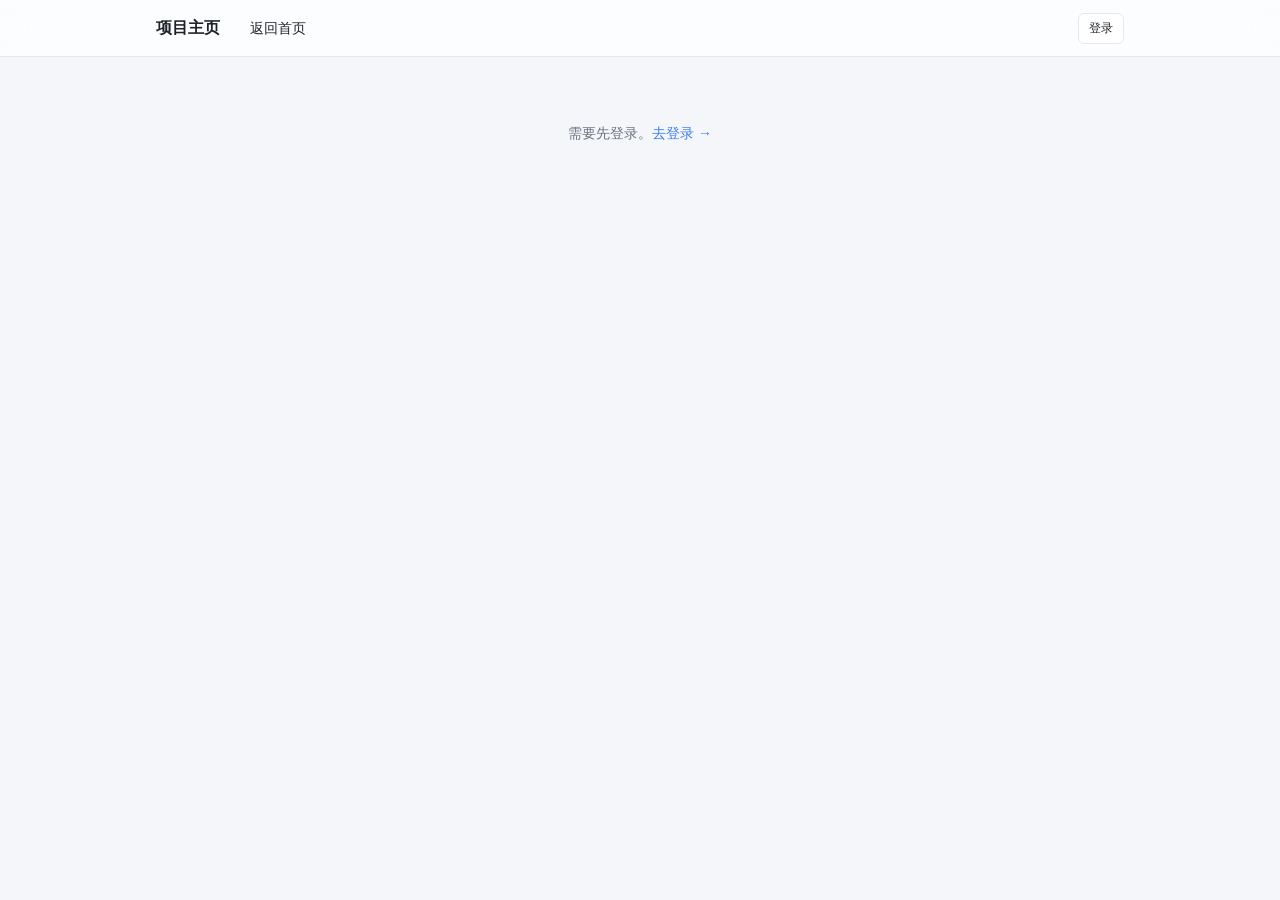
<file: perm.html>
<!DOCTYPE html>
<html lang="zh-CN">
<head>
<meta charset="utf-8">
    <!-- Q-Chat-S-131（外部报告 F-2）：内容安全策略。
         GitHub Pages 设不了 HTTP 响应头，只能用 meta 标签 ——
         它能覆盖绝大多数指令（frame-ancestors / report-uri 除外）。

         作用：页面被注入外部脚本时，浏览器直接拒绝加载。
         本站无任何第三方 JS 依赖，所以 default-src 'self' 就够了。

         ⚠ 为什么 script-src 保留了 'unsafe-inline'：
            这些页面都有内联 <script> 初始化代码（共 7 处）。
            要去掉它得改用 nonce 或 hash，而 hash 每次改代码都要重算 ——
            维护性差，容易在改完后静默失效（脚本被拦、页面白屏）。
            保留 'unsafe-inline' **仍能挡住外部域的脚本注入**，
            那是 XSS 的主要危害形式；内联代码是我们自己写的，不是注入的。

         ⚠ connect-src 必须放行 Supabase —— 身份服务要调它。
            写成 'self' 的话登录/权限页直接全部失效。
         ⚠ img-src 要放行 data:/blob: —— 头像是 canvas 生成的 data URL。 -->
    <meta http-equiv="Content-Security-Policy" content="default-src 'self'; script-src 'self' 'unsafe-inline'; style-src 'self' 'unsafe-inline'; img-src 'self' data: blob:; connect-src 'self' https://pimryrsxkwyafmponegp.supabase.co; font-src 'self' data:; base-uri 'self'; form-action 'self'">
<meta name="viewport" content="width=device-width,initial-scale=1">
<title>权限 · 全站统一账号</title>
<link rel="icon" href="data:image/svg+xml,%3Csvg xmlns='http://www.w3.org/2000/svg' viewBox='0 0 32 32'%3E%3Crect width='32' height='32' rx='7' fill='%233b7ff2'/%3E%3Cpath d='M8 11h16M8 16h11' stroke='%23fff' stroke-width='2.4' stroke-linecap='round'/%3E%3C/svg%3E">
<style>
/* __INLINED__ 由 assets/style.css 生成，勿手改；改样式请改源文件后重跑 inline-css.py */
/* ==================================================================
 * 个人主页样式 —— 无外部依赖，全部使用系统字体
 * ================================================================== */
:root{
  --brand:#3b7ff2; --brand-dark:#2f6ad6; --brand-soft:#eaf2ff;
  --bg:#f4f6f9; --panel:#fff; --text:#1f2329; --dim:#6b7280;
  --border:#e5e8ec; --radius:10px;
}
body.dark{
  --brand:#4d8bf5; --brand-dark:#3b7ff2; --brand-soft:#1b2735;
  --bg:#101216; --panel:#171a1f; --text:#e6e6e6; --dim:#9aa0a6;
  --border:#2a2e35;
}
*{box-sizing:border-box}
body{
  margin:0; background:var(--bg); color:var(--text);
  font-family:-apple-system,BlinkMacSystemFont,"Segoe UI","PingFang SC","Hiragino Sans GB","Microsoft YaHei",sans-serif;
  font-size:15px; line-height:1.75; -webkit-text-size-adjust:100%;
}
a{color:var(--brand);text-decoration:none}
a:hover{text-decoration:underline}
code{background:var(--brand-soft);padding:1px 5px;border-radius:3px;font-family:ui-monospace,Menlo,Consolas,monospace;font-size:.9em}

/* 账号区（Q-Site-S-121）────────────────────────────────
   由 assets/identity.js 渲染。类名必须与 Chat/assets/site.css 那份
   完全一致：两边共用同一个脚本、同一套类，改一处就够。
   ⚠ 上次漏加了这一整段，账号区在页面上裸奔（无高宽、无头像圆形），
     而断言只检查了 index.html 有容器 —— "容器在、样式没加"抓不到。
     所以这次把 .acct-host 也写进锚点，两边一起验。 */
.acct-host { display: flex; align-items: center; gap: 8px; }
.acct-box  { display: flex; align-items: center; gap: 7px; }
.acct-av {
  width: 26px; height: 26px; border-radius: 50%;
  display: inline-flex; align-items: center; justify-content: center;
  color: #fff; font-size: 12px; font-weight: 600; flex: none;
  background-color: #8c8c8c;   /* 首字可能是 emoji，兜底防透明圆 */
}
.acct-owner { box-shadow: 0 0 0 2px var(--brand); }
.acct-admin { box-shadow: 0 0 0 2px var(--border); }
.acct-name { font-size: 13px; font-weight: 500; max-width: 90px;
             overflow: hidden; text-overflow: ellipsis; white-space: nowrap; }
.acct-role { font-size: 11px; padding: 1px 6px; border-radius: 4px;
             background: var(--brand-soft); color: var(--brand-dark); flex: none; }
/* 待审核 / 已封禁必须与正常角色视觉分开：
   登了录却什么都用不了，界面不说，用户只会以为站点坏了。 */
.acct-pending { background: #fff3cd; color: #8a6100; }
.acct-btn {
  font-size: 12px; padding: 4px 10px; border-radius: 6px;
  border: 1px solid var(--border); background: var(--panel); color: var(--text);
  text-decoration: none; cursor: pointer; flex: none; font-family: inherit;
}
.acct-btn:hover { border-color: var(--brand); color: var(--brand); }
.acct-out { border-color: transparent; background: transparent; color: var(--dim); padding: 4px 6px; }
.acct-out:hover { color: #d93025; }
.acct-off { opacity: .65; cursor: default; }
@media (max-width: 560px) { .acct-name, .acct-role { display: none; } }

/* 导航 */
.nav{background:var(--panel);border-bottom:1px solid var(--border);position:sticky;top:0;z-index:50}
.nav-inner{max-width:1000px;margin:0 auto;padding:0 16px;height:56px;display:flex;align-items:center;gap:18px}
.logo{font-size:16px;font-weight:700;color:var(--text);white-space:nowrap}
.logo:hover{text-decoration:none}
.nav-links{display:flex;gap:4px;flex:1}
.nav-links a{padding:6px 12px;border-radius:6px;color:var(--text);font-size:14px}
.nav-links a:hover{background:var(--brand-soft);text-decoration:none}
.icon-btn{border:1px solid var(--border);background:var(--panel);color:var(--text);border-radius:6px;
  width:32px;height:32px;cursor:pointer;font-size:14px;display:flex;align-items:center;justify-content:center}
.icon-btn:hover{border-color:var(--brand);color:var(--brand)}

/* 容器 */
.wrap{max-width:1000px;margin:0 auto;padding:28px 16px 60px}
section{margin-bottom:38px;scroll-margin-top:70px}
h2{font-size:20px;margin:0 0 14px;padding-left:10px;border-left:4px solid var(--brand)}

/* Hero */
.hero{background:linear-gradient(135deg,var(--brand),#2f6ad6);color:#fff;
  border-radius:14px;padding:48px 34px;margin-bottom:34px}
.hero h1{margin:0 0 8px;font-size:32px;line-height:1.35}
.hero .sub{margin:0 0 18px;opacity:.93;font-size:15.5px}
.hero-btns{display:flex;gap:10px;flex-wrap:wrap}
.btn{display:inline-block;padding:9px 20px;border-radius:6px;font-size:14px;cursor:pointer;transition:.15s}
.btn:hover{text-decoration:none;opacity:.9}
.btn-primary{background:#fff;color:var(--brand);font-weight:600}
.btn-ghost{background:rgba(255,255,255,.14);color:#fff;border:1px solid rgba(255,255,255,.4)}

/* 卡片 */
.grid{display:grid;grid-template-columns:repeat(auto-fill,minmax(260px,1fr));gap:14px}
.card{background:var(--panel);border:1px solid var(--border);border-radius:var(--radius);
  padding:18px;transition:.15s;display:block;color:inherit}
.card:hover{border-color:var(--brand);transform:translateY(-2px);text-decoration:none}
.card h3{margin:0 0 6px;font-size:15.5px}
.card p{margin:0;font-size:13.5px;color:var(--dim);line-height:1.65}
.card-icon{font-size:22px;margin-bottom:8px;display:block}

/* 标签 */
.tags{display:flex;flex-wrap:wrap;gap:8px;margin-top:12px}
.tag{background:var(--brand-soft);color:var(--brand);padding:4px 12px;border-radius:14px;font-size:13px}

/* 关于 */
.panel{background:var(--panel);border:1px solid var(--border);border-radius:var(--radius);padding:22px}
.panel p{margin:0 0 12px}
.panel p:last-child{margin-bottom:0}

/* 时间线 */
.timeline{border-left:2px solid var(--border);padding-left:18px;margin-left:6px}
.tl-item{position:relative;padding-bottom:18px}
.tl-item::before{content:'';position:absolute;left:-25px;top:7px;width:10px;height:10px;
  border-radius:50%;background:var(--brand);border:2px solid var(--panel)}
.tl-date{font-size:12.5px;color:var(--dim)}
.tl-title{font-weight:600;font-size:15px;margin:1px 0 2px}
.tl-desc{font-size:13.5px;color:var(--dim)}

/* 页脚 */
.foot{border-top:1px solid var(--border);background:var(--panel);
  padding:26px 16px;text-align:center;color:var(--dim);font-size:13px}
.foot a{color:var(--dim)}

@media(max-width:720px){
  /* ⚠ Q-Site-S-139：原来这里只写了 gap 与 height，
     六个链接（项目/关于本站/手册/账号/权限/站点设置）仍被塞进同一行。
     实测 360px 视口下：nav-links 被压到 248px 宽、六个链接各 38px，
     "站点设置"四字在 38px 里必然溢出；nav-links 实际高 110px
     而 nav-inner 只有 52px —— 子元素向上溢出 y=-29，跑到可视区外。
     页面还因此产生横向滚动（scrollWidth 390 > 视口 360），能左右拖。

     ★ 修法：链接另起一行，横向可滑动。
       为什么不用汉堡菜单：那要写 JS、要管展开收起与点击外部关闭，
       而这个导航只有六个纯链接 —— 横向滑动更简单也更不容易坏。
       为什么不让它们换行成两三行：那会把内容区顶下去一大截，
       导航条占掉半个屏幕，比横向滑动难看得多。 */
  .nav-inner{gap:10px;height:auto;min-height:52px;flex-wrap:wrap;padding:8px 12px;row-gap:6px}
  .nav-links{order:3;flex:1 0 100%;overflow-x:auto;flex-wrap:nowrap;
    -webkit-overflow-scrolling:touch;scrollbar-width:none;padding-bottom:2px}
  .nav-links::-webkit-scrollbar{display:none}
  .nav-links a{flex:none;white-space:nowrap}
  .hero{padding:32px 20px}
  .hero h1{font-size:24px}
  .wrap{padding:18px 12px 40px}
}


/* ================= 线性图标 =================
 * 换掉 emoji：跨平台渲染不一致、深色模式下部分 emoji 自带颜色不跟主题变。
 * 本页的深色变量与 Chat 项目不是同一套，所以显式给 --icon 兜底，
 * 不纯靠继承父元素文字色 —— 否则深色下图标可能过暗看不见。 */
:root { --icon: #3b7ff2; }
body.dark { --icon: #7db3ff; }

.ic {
  width: 20px; height: 20px;
  display: inline-block;
  vertical-align: middle;
  flex: none;
  fill: none;
  stroke: currentColor;
  stroke-width: 1.8;
  stroke-linecap: round;
  stroke-linejoin: round;
}
.ic-sm { width: 16px; height: 16px; }
.ic-lg { width: 22px; height: 22px; }
.ic-fill { fill: currentColor; stroke: none; }

.card-icon {
  display: inline-flex;
  align-items: center;
  justify-content: center;
  color: var(--icon);
  margin-bottom: 8px;
}
.card-icon .ic { width: 20px; height: 20px; }

.icon-btn { display: inline-flex; align-items: center; justify-content: center; }
.icon-btn .ic { width: 18px; height: 18px; }


/* 卡片：整张可点，但原来没有任何可点的暗示 */
.card-main { position: relative; }
.card-hit { display: block; color: inherit; text-decoration: none; }
.card-src { z-index: 2; }
.card-link {
  display: inline-block;
  margin-top: 10px;
  color: var(--icon);
  font-size: 13px;
  font-weight: 600;
}
.card-src {
  position: absolute;
  right: 12px; bottom: 12px;
  display: inline-flex; align-items: center; gap: 4px;
  font-size: 12px; color: #888; text-decoration: none;
  padding: 3px 8px; border-radius: 4px;
}
.card-src:hover { background: rgba(0,0,0,.06); color: var(--icon); }
body.dark .card-src:hover { background: rgba(255,255,255,.08); }
.card-src .ic { width: 14px; height: 14px; }
.card:hover { transform: translateY(-2px); }
</style>
<style>
  .pm-wrap { max-width: 720px; margin: 0 auto; padding: 24px 16px 48px; }
  .pm-card { background: var(--panel); border: 1px solid var(--border);
             border-radius: var(--radius); padding: 22px 20px; margin-bottom: 16px; }
  .pm-h { font-size: 15px; font-weight: 600; margin: 0 0 4px; }
  .pm-sub { font-size: 12px; color: var(--dim); margin: 0 0 16px; line-height: 1.6; }

  /* 按项目分组 */
  .grp { border-top: 1px solid var(--border); padding-top: 14px; margin-top: 14px; }
  .grp:first-child { border-top: none; padding-top: 0; margin-top: 0; }
  .grp-h { display: flex; align-items: baseline; gap: 8px; margin-bottom: 10px; }
  .grp-name { font-size: 13px; font-weight: 600; }
  .grp-key { font-size: 11px; color: var(--dim); font-family: ui-monospace, monospace; }
  .grp-del { margin-left: auto; font-size: 11px; color: var(--dim);
             background: none; border: 1px solid var(--border); border-radius: 5px;
             padding: 3px 9px; cursor: pointer; font-family: inherit; }

  .row { display: flex; align-items: center; gap: 10px; padding: 7px 0; }
  .row-key { font-family: ui-monospace, monospace; font-size: 12px;
             color: var(--text); min-width: 150px; flex: none; }
  .row-label { font-size: 13px; color: var(--dim); flex: 1; min-width: 0; }
  .roles { display: flex; gap: 5px; flex: none; }
  .tag { font-size: 11px; padding: 2px 7px; border-radius: 4px;
         background: var(--brand-soft); color: var(--brand-dark); }
  .tag-off { background: transparent; border: 1px solid var(--border); color: var(--dim); }

  /* 自测区 */
  .test-row { display: flex; flex-wrap: wrap; gap: 8px; align-items: center; margin-bottom: 12px; }
  .field { padding: 8px 10px; font-size: 13px; border: 1px solid var(--border);
           border-radius: 6px; background: var(--bg); color: var(--text); font-family: inherit; }
  .field:focus { outline: 2px solid var(--brand); outline-offset: -1px; }
  select.field { min-width: 150px; }
  .btn-primary { padding: 8px 14px; font-size: 13px; border: none; border-radius: 6px;
                 background: var(--brand); color: #fff; cursor: pointer; font-family: inherit; }
  .btn-primary:hover { background: var(--brand-dark); }
  .btn-primary:disabled { opacity: .6; cursor: default; }
  .btn-ghost { padding: 7px 12px; font-size: 12px; border: 1px solid var(--border);
               border-radius: 6px; background: transparent; color: var(--dim);
               cursor: pointer; font-family: inherit; }
  .btn-ghost:hover { border-color: var(--brand); color: var(--brand); }

  /* 结果：状态必须视觉分得开，否则"不能"的三种原因看起来一样 */
  .res { margin-top: 12px; padding: 12px 14px; border-radius: 6px; font-size: 13px; line-height: 1.6; }
  .res-ok { background: #e8f7ee; color: #1a7f3c; }
  .res-no { background: #fdeaea; color: #b3261e; }
  .res-unknown { background: #fff3cd; color: #8a6100; }
  .res-key { font-family: ui-monospace, monospace; font-weight: 600; }
  .gate { text-align: center; padding: 40px 16px; color: var(--dim); font-size: 14px; }
  .gate a { color: var(--brand); }
  .msg { font-size: 13px; min-height: 18px; margin-top: 8px; }
  .msg-err { color: #d93025; }
  .note { font-size: 12px; color: var(--dim); line-height: 1.7; margin-top: 10px; }
  .note code { background: var(--bg); padding: 1px 5px; border-radius: 3px;
               font-family: ui-monospace, monospace; }

/* FX-PLUS-BEGIN */
/* ==========================================================================
   fx-plus.css · 视觉效果增强
   全部引用自样式库：liuyiming2024/css_effect_map_collection
     · 毛玻璃效果/index.html    → backdrop-filter 毛玻璃顶栏 / 浮层
     · 滚动指示器/index.html    → 顶部滚动进度条
     · css边框四角/index.html   → 卡片四角装饰线
     · 纯css气泡背景/index.css  → Hero 区上浮气泡背景

   设计约束：
     1. 只做「追加」，不改动站点原有任何一条规则；
     2. 不接管主题 —— 各站点已有自己的亮暗方案（Cloud / Code 用
        [data-theme="dark"]，Chat / 主页用 body.dark），本文件只对
        这两种写法各补一份深色取值，不新增第三套机制；
     3. 效果所需 DOM 由 fx-plus.js 注入，不要求改页面结构。
   ========================================================================== */

/* ---------- 1. 毛玻璃效果（样式库：毛玻璃效果/index.html）---------- */

/* ⚠⚠ 这一段踩过一个真实的坑，删掉前务必先读：
   最初把 backdrop-filter 加在 #topbar 上，结果右上角「新建文件」菜单
   被侧栏盖住了 —— 点了没反应、被文件树遮在下面。

   根因：backdrop-filter 和 filter / transform 一样，会给元素同时创建
   ① 层叠上下文  ② 绝对定位后代的包含块。
   .top-menu 是 #topbar 的子元素，它的 z-index:60 本来是相对【根层叠
   上下文】算的（所以盖得住 z-index:55 的侧栏）；#topbar 一变成层叠上下
   文，这个 60 就被关在了 #topbar 内部，而 #topbar 自己在根上下文里相当
   于 0 —— 于是整个顶栏子树掉到侧栏下面。
   实测（Chromium + elementFromPoint）：
     加 backdrop-filter 前，菜单中心命中 BUTTON；加之后命中侧栏的 .name。

   修法：给 #topbar 显式 position + z-index，把整个顶栏子树抬回 60
   —— 正好是 .top-menu 原本的层级，相对顺序与改动前一致。
   注意：只加 position:relative 不够，z-index:auto 不抬层级，实测仍被盖。

   同类排查清单：以后给任何容器加 backdrop-filter / filter / transform /
   will-change 前，先确认它里面没有需要"浮出"去盖别的元素的子节点。 */

.nav, #topbar, .glass {
  -webkit-backdrop-filter: blur(20px) saturate(160%);
  backdrop-filter: blur(20px) saturate(160%);
  background: rgba(255, 255, 255, .72);
}
/* Code 的顶栏原本是 position:static、无 z-index，必须显式抬层级 */
#topbar {
  position: relative;
  z-index: 60;
}
/* 侧栏与浮层用弱一档的模糊（这些本来就是浮层，不存在"关住子节点"的问题） */
.sidebar, #sidebar, .modal, .dropdown {
  -webkit-backdrop-filter: blur(14px);
  backdrop-filter: blur(14px);
}
/* 深色取值：同时兼容 [data-theme="dark"] 与 body.dark 两种既有写法 */
html[data-theme="dark"] .nav,
html[data-theme="dark"] #topbar,
html[data-theme="dark"] .glass,
body.dark .nav,
body.dark #topbar,
body.dark .glass {
  background: rgba(23, 27, 34, .72);
}
html[data-theme="dark"] .sidebar,
html[data-theme="dark"] #sidebar,
html[data-theme="dark"] .modal,
html[data-theme="dark"] .dropdown,
body.dark .sidebar,
body.dark #sidebar,
body.dark .modal,
body.dark .dropdown {
  background: rgba(23, 27, 34, .88);
}

/* ---------- 2. 滚动指示器（样式库：滚动指示器/index.html）---------- */
#scroll-progress {
  position: fixed;
  top: 0;
  left: 0;
  height: 3px;
  width: 0;
  z-index: 9999;
  background: linear-gradient(90deg, var(--brand, #3b7ff2), #7ee787);
  pointer-events: none;
  transition: width .08s linear;
}

/* ---------- 3. CSS 边框四角（样式库：css边框四角/index.html）---------- */
/* 伪元素实现四角各画两条 1px 短线，不需要改 DOM */
.corner-box { position: relative; }
.corner-box::before {
  content: "";
  position: absolute;
  inset: 0;
  pointer-events: none;
  border-radius: inherit;
  --c: var(--brand, #3b7ff2);
  background:
    linear-gradient(var(--c), var(--c)) 0    0    / 14px 1px no-repeat,
    linear-gradient(var(--c), var(--c)) 0    0    / 1px 14px no-repeat,
    linear-gradient(var(--c), var(--c)) 100% 0    / 14px 1px no-repeat,
    linear-gradient(var(--c), var(--c)) 100% 0    / 1px 14px no-repeat,
    linear-gradient(var(--c), var(--c)) 0    100% / 14px 1px no-repeat,
    linear-gradient(var(--c), var(--c)) 0    100% / 1px 14px no-repeat,
    linear-gradient(var(--c), var(--c)) 100% 100% / 14px 1px no-repeat,
    linear-gradient(var(--c), var(--c)) 100% 100% / 1px 14px no-repeat;
  opacity: .5;
  transition: opacity .2s ease;
}
.corner-box:hover::before { opacity: 1; }

/* ---------- 4. 纯 CSS 气泡背景（样式库：纯css气泡背景/index.css）---------- */
.hero { position: relative; overflow: hidden; }
.bubble-bgwall {
  position: absolute;
  inset: 0;
  margin: 0;
  padding: 0;
  overflow: hidden;
  list-style: none;
  pointer-events: none;
  z-index: 0;
}
/* ⚠ 第一版填充只有 .16 透明度的蓝，实测在浅色底上几乎看不见 ——
   白底 + 16% 蓝算出来的实际反差低于肉眼可辨阈值，等于白做。
   所以填充提到 .38，并加一道同色内描边：气泡上升时会经过文字后方，
   纯色块容易和文字糊在一起，有描边才有清晰的轮廓。 */
.bubble-bgwall li {
  position: absolute;
  bottom: -60px;
  display: block;
  width: 22px;
  height: 22px;
  border-radius: 6px;
  background-color: rgba(59, 127, 242, .38);
  box-shadow: inset 0 0 0 1px rgba(59, 127, 242, .55);
  animation: bubble-up 16s linear infinite;
}
/* 深色底反过来：气泡要比背景亮才看得见，换成更亮的蓝 */
html[data-theme="dark"] .bubble-bgwall li,
body.dark .bubble-bgwall li {
  background-color: rgba(125, 179, 255, .30);
  box-shadow: inset 0 0 0 1px rgba(125, 179, 255, .48);
}

.bubble-bgwall li:nth-child(1)  { left: 10%; animation-duration: 15s; }
.bubble-bgwall li:nth-child(2)  { left: 20%; width: 34px; height: 34px; animation-duration: 11s; animation-delay: 2s; }
.bubble-bgwall li:nth-child(3)  { left: 25%; animation-duration: 13s; animation-delay: 4s; }
.bubble-bgwall li:nth-child(4)  { left: 40%; width: 28px; height: 28px; animation-duration: 9s; }
.bubble-bgwall li:nth-child(5)  { left: 70%; animation-duration: 14s; animation-delay: 1s; }
.bubble-bgwall li:nth-child(6)  { left: 80%; width: 40px; height: 40px; animation-duration: 12s; animation-delay: 3s; }
.bubble-bgwall li:nth-child(7)  { left: 32%; width: 46px; height: 46px; animation-duration: 17s; animation-delay: 2s; }
.bubble-bgwall li:nth-child(8)  { left: 55%; width: 18px; height: 18px; animation-duration: 15s; animation-delay: 4s; }
.bubble-bgwall li:nth-child(9)  { left: 25%; width: 20px; height: 20px; animation-duration: 12s; animation-delay: 2s; }
.bubble-bgwall li:nth-child(10) { left: 85%; width: 44px; height: 44px; animation-duration: 16s; animation-delay: 5s; }

@keyframes bubble-up {
  0%   { opacity: 0;   transform: translateY(0)      rotate(0deg); }
  15%  { opacity: .65; }
  50%  { opacity: .85; transform: translateY(-55vh)  rotate(90deg); }
  100% { opacity: 0;   transform: translateY(-110vh) rotate(180deg); }
}
/* 让 Hero 里原有内容浮在气泡之上 */
.hero > *:not(.bubble-bgwall) { position: relative; z-index: 1; }

/* ---------- 5. 浮出面板：毛玻璃 + 四角 + 入场动画 ---------- */
/* 只作用于"自己本来就在最上层"的浮出面板。
   这里加 transform / backdrop-filter 是安全的：它们是层叠的终点，
   内部没有还要再往外浮的子节点（对比上面 #topbar 那个坑）。
   入场动画参考样式库「实现modal弹框动画」的位移+淡入思路。 */
.top-menu,
.modal-box,
.dropdown {
  -webkit-backdrop-filter: blur(18px) saturate(170%);
  backdrop-filter: blur(18px) saturate(170%);
}
html[data-theme="dark"] .top-menu,
html[data-theme="dark"] .modal-box,
html[data-theme="dark"] .dropdown,
body.dark .top-menu,
body.dark .modal-box,
body.dark .dropdown {
  background: rgba(23, 27, 34, .88);
}

/* 四角装饰直接画在浮出面板上（不必等 JS 加 .corner-box） */
.top-menu::before,
.modal-box::before {
  content: "";
  position: absolute;
  inset: 0;
  pointer-events: none;
  border-radius: inherit;
  --c: var(--brand, #3b7ff2);
  background:
    linear-gradient(var(--c), var(--c)) 0    0    / 12px 1px no-repeat,
    linear-gradient(var(--c), var(--c)) 0    0    / 1px 12px no-repeat,
    linear-gradient(var(--c), var(--c)) 100% 0    / 12px 1px no-repeat,
    linear-gradient(var(--c), var(--c)) 100% 0    / 1px 12px no-repeat,
    linear-gradient(var(--c), var(--c)) 0    100% / 12px 1px no-repeat,
    linear-gradient(var(--c), var(--c)) 0    100% / 1px 12px no-repeat,
    linear-gradient(var(--c), var(--c)) 100% 100% / 12px 1px no-repeat,
    linear-gradient(var(--c), var(--c)) 100% 100% / 1px 12px no-repeat;
  opacity: .45;
}

@keyframes fx-pop-in {
  from { opacity: 0; transform: translateY(-6px) scale(.985); }
  to   { opacity: 1; transform: none; }
}
.top-menu.open,
.modal-box,
.dropdown {
  animation: fx-pop-in .16s ease-out;
}

/* ---------- 6. 编辑区两层对齐的加固（预防性，非已验证修复）---------- */
/* Code 的编辑区是「透明 textarea 盖在高亮 div 上」的双层结构，两层必须
   用完全相同的字号/行高渲染，否则每行的偏差会累积 —— 表现为点第 8 行却
   输入到第 9 行，而行号槽还停在第 8 行。

   本环境实测（Chromium，桌面 1280 与手机 390 视口、14/20px、换行开关）
   两层逐行扫描全部对齐，复现不出来：因为默认文本缩放是 100%。
   真机上若开了系统「字体大小 / 网页文字缩放」，div 与 textarea 可能被按
   不同倍率放大，偏差就从第 8、9 行开始显形。
   这里把自动缩放锁死，强制两层用同一个倍率。代价是编辑器不跟随系统字号
   缩放 —— 对代码编辑区是合理的，代码需要精确对齐优先于可读性缩放。 */
#editor, #highlight {
  -webkit-text-size-adjust: 100%;
  text-size-adjust: 100%;
}

/* ---------- 7. 尊重系统的减弱动效偏好 ---------- */
@media (prefers-reduced-motion: reduce) {
  .bubble-bgwall { display: none; }
  .corner-box::before,
  .top-menu::before,
  .modal-box::before { transition: none; }
  .top-menu.open,
  .modal-box,
  .dropdown { animation: none; }
}
/* FX-PLUS-END */

</style>
</head>
<body>

<nav class="nav">
  <div class="nav-inner">
    <a class="logo" href="index.html">项目主页</a>
    <div class="nav-links"><a href="index.html">返回首页</a></div>
    <div id="acctHost" class="acct-host"></div>
  </div>
</nav>

<div class="pm-wrap">
  <div id="gate" class="gate">正在检查登录状态…</div>
  <div id="body" hidden>

    <!-- ── 权限点清单 ─────────────────────────────────── -->
    <div class="pm-card">
      <h2 class="pm-h">跨项目权限点</h2>
      <p class="pm-sub">
        按项目分组。<b>删掉某个项目时，整组删掉即可</b>，其余项目不受影响。
        权限点命名规则是 <code>项目.动作</code>。
        <!-- 补充说明：分组名用英文 key 而非中文名，
             是因为本页公开，私有项目的中文名不能出现在源码里。 -->
        中文说明取服务端返回的 label。
      </p>
      <div id="permList"><div class="empty">加载中…</div></div>
      <div class="msg msg-err" id="lMsg"></div>
    </div>

    <!-- ── 判定自测 ───────────────────────────────────── -->
    <div class="pm-card">
      <h2 class="pm-h">判定自测</h2>
      <p class="pm-sub">
        调 <code>acl_why(权限, 房间, 用户)</code> 看状态；
        真正的闸门是服务端 <code>acl_require</code>。
        新增项目、改权限后在这里直接验，不用打开控制台。
      </p>
      <div class="test-row">
        <select class="field" id="tPerm"></select>
        <select class="field" id="tUser" style="flex:1;min-width:140px"></select>
        <button class="btn-primary" id="btnTest">判定</button>
      </div>
      <div id="res"></div>
      <div class="note">
        <b>返回值含义</b><br>
        <code>ok</code> 有权限 ·
        <code>no</code> 没有 ·
        <code>denied</code> 被单独禁止 ·
        <code>banned</code> 已封禁 ·
        <code>unknown</code> 权限点没注册（多半是名字拼错了）·
        <code>no_user</code> 用户不存在
      </div>
      <div class="note">
        ⚠ 这里只是"要不要显示按钮"的参考，<b>不是闸门</b>。
        真正的闸门是各项目在自己 RPC 里调 <code>perform acl_require(...)</code> ——
        被拒绝直接抛异常、事务回滚。前端判定永远可以被绕过。
      </div>
    </div>

  </div>
</div>

<script src="assets/identity.js"></script>
<script>
/* ================================================================
   perm.html —— 集群层权限页（Q-Chat-S-125）

   为什么在主页而不是项目里：
     权限升到集群层了 —— "能不能用云盘"这种问题的答案，
     不该取决于你在哪个项目里问。所以配置它的页面也不该长在项目里。

   本页只做展示与自测，真正的判定全在服务端 site_can()。
================================================================ */

(function () {
  'use strict';
  var SI = window.SiteIdentity;
  var $ = function (id) { return document.getElementById(id); };

  var ROLE = { owner: '站长', admin: '管理员', member: '成员' };
  var perms = [];

  /* 状态 → 文案。⚠ 必须每种状态都单独给说法 ——
     一律显示"没有权限"的话，用户分不清是自己被禁了、
     还是被封了、还是权限点压根没配。 */
  var STATE = {
    ok:       { cls: 'res-ok',      text: '有权限' },
    no:       { cls: 'res-no',      text: '没有权限' },
    denied:   { cls: 'res-no',      text: '被单独禁止（站长显式拒绝了这一项）' },
    banned:   { cls: 'res-no',      text: '该用户已被封禁' },
    unknown:  { cls: 'res-unknown', text: '这个权限点没有注册 —— 多半是名字拼错了' },
    no_user:  { cls: 'res-unknown', text: '找不到这个用户（昵称不存在或不唯一）' }
  };

  function drawList(list) {
    var box = $('permList');
    box.innerHTML = '';
    if (!list.length) { box.innerHTML = '<div class="empty">还没有注册任何跨项目权限点</div>'; return; }

    /* 按 project 分组：删项目时整组删，一眼能找到该删哪些 */
    var groups = {};
    list.forEach(function (p) { (groups[p.project] = groups[p.project] || []).push(p); });

    Object.keys(groups).sort().forEach(function (proj) {
      var grp = document.createElement('div');
      grp.className = 'grp';

      var h = document.createElement('div');
      h.className = 'grp-h';
      var nm = document.createElement('span');
      nm.className = 'grp-name';
      nm.textContent = proj;
      h.appendChild(nm);
      var kk = document.createElement('span');
      kk.className = 'grp-key';
      kk.textContent = proj;
      h.appendChild(kk);
      /* ⚠ appendChild 返回的是**被插入的那个节点**，不是父节点。
         上面那种 h.appendChild(...).className = x 的写法能跑，
         但读的人会以为在给 h 设 class —— 而且后面还要靠
         h.lastChild 去取这个元素，等于把"它是哪个节点"变成隐式约定。
         显式建变量，别让下一个改的人去猜。 */
      var del = document.createElement('button');
      del.className = 'grp-del';
      del.type = 'button';
      /* 删除按钮：给出**可直接执行的语句**，不真的执行 ——
         删权限点是不可逆操作，不能点一下就没了。
         让站长去服务端执行，保留了确认这一步。 */
      del.textContent = '复制删除语句';
      h.appendChild(del);
      del.onclick = function () {
        var sql = "delete from site_perms where project = '" + proj + "';";
        copy(sql).then(function () {
          del.textContent = '已复制';
          setTimeout(function () { del.textContent = '复制删除语句'; }, 1600);
        });
      };
      grp.appendChild(h);

      groups[proj].forEach(function (p) {
        var row = document.createElement('div');
        row.className = 'row';
        var k = document.createElement('span');
        k.className = 'row-key';
        k.textContent = p.key;
        row.appendChild(k);
        var lb = document.createElement('span');
        lb.className = 'row-label';
        lb.textContent = p.label;
        row.appendChild(lb);

        var rs = document.createElement('span');
        rs.className = 'roles';
        ['owner', 'admin', 'member'].forEach(function (r) {
          var t = document.createElement('span');
          var has = (p.defaultRoles || []).indexOf(r) >= 0;
          t.className = 'tag' + (has ? '' : ' tag-off');
          t.textContent = ROLE[r];
          t.title = has ? ('默认拥有：' + ROLE[r]) : ('默认不开放给' + ROLE[r]);
          rs.appendChild(t);
        });
        row.appendChild(rs);
        grp.appendChild(row);
      });

      box.appendChild(grp);
    });
  }

  /* ⚠⚠ 这里**不能**硬编码项目中文名（Q-Chat-S-126）。
     本文件是公开静态页 —— 就算权限点列表要登录才拉得到，
     这样一行常量在未登录时查看源码就能看到：
       项目中文名 = { 某私有项目: '它的中文名' }
     等于把"存在一个私有项目、它叫什么"直接写在门口。

     ⚠ 而我在写这段说明时，**第一版就在注释里把真实项目名原样抄了一遍** ——
       注释同样在源码里，照样可见。等于一边说不能写、一边写了。
       所以这里只写占位描述，真实名字一律不落进本文件。
     私有项目的名字不能出现在公开页面的源码里，
     所以分组标题直接用 project 的 key，中文名走服务端返回的 label。 */

  function copy(text) {
    if (navigator.clipboard && navigator.clipboard.writeText) {
      /* ⚠ writeText 返回 Promise，同步 try/catch 抓不到异步失败 ——
         抓不到就会在失败时谎报"已复制"（E-090 的教训）。 */
      return navigator.clipboard.writeText(text);
    }
    return Promise.reject(new Error('浏览器不支持剪贴板'));
  }

  function fillSelect(list) {
    var sel = $('tPerm');
    sel.innerHTML = '';
    list.forEach(function (p) {
      var o = document.createElement('option');
      o.value = p.key;
      o.textContent = p.key + '　' + p.label;
      sel.appendChild(o);
    });
  }

  /* 昵称 → uuid。昵称版端点已并入 acl_can 三参数，
     前端需要先换出 id。查不到就传 null（判定自己）。 */
  var nickMap = {};
  function nickUid(nick) {
    if (!nick) return null;
    return nickMap[nick.toLowerCase()] || null;
  }

  function bind() {
    $('btnTest').onclick = function () {
      var b = this;
      var key = $('tPerm').value;
      var nick = $('tUser').value.trim();
      if (!key) return;
      b.disabled = true; b.textContent = '判定中…';
      $('res').innerHTML = '';

      var p = SI.can(key, nickUid(nick));
      p.then(function (st) {
        var s = STATE[st] || { cls: 'res-unknown', text: '未知状态：' + st };
        var d = document.createElement('div');
        d.className = 'res ' + s.cls;
        var k = document.createElement('span');
        k.className = 'res-key';
        k.textContent = st;
        d.appendChild(k);
        d.appendChild(document.createTextNode('　' + s.text));
        $('res').appendChild(d);
        b.disabled = false; b.textContent = '判定';
      }).catch(function (e) {
        var d = document.createElement('div');
        d.className = 'res res-unknown';
        d.textContent = '调用失败：' + (e && e.message ? e.message : '网络错误');
        $('res').appendChild(d);
        b.disabled = false; b.textContent = '判定';
      });
    };


  }

  SI.ready.then(function (st) {
    if (!st || !st.ok) {
      $('gate').innerHTML = st && st.offline
        ? '连不上服务器，无法加载权限页。'
        : '需要先登录。<a href="login.html?next=' +
          encodeURIComponent('perm.html') + '">去登录 →</a>';
      return;
    }
    /* ⚠ 非管理员直接挡在这里，但**真正的闸门在服务端 site_perms_list()** ——
       这里只是不显示。改 CSS 让 #body 显出来也没用，服务端会返回 no perm。 */
    if (st.role !== 'owner' && st.role !== 'admin') {
      $('gate').innerHTML = '权限配置仅站长与管理员可见。';
      return;
    }
    $('gate').hidden = true;
    $('body').hidden = false;
    bind();

    SI.listPerms().then(function (r) {
      if (!r || !r.ok) {
        $('permList').innerHTML = '<div class="empty">加载失败：' +
          ((r && r.err) || '没有权限') + '</div>';
        return;
      }
      perms = r.perms || [];
      drawList(perms);
      fillSelect(perms);
      /* 用户下拉：管理员才能列全部（user_list 服务端已限制） */
      SI.listUsers().then(function (ur) {
        var sel = $('tUser');
        sel.innerHTML = '';
        var o0 = document.createElement('option');
        o0.value = ''; o0.textContent = '（我自己）';
        sel.appendChild(o0);
        ((ur && ur.users) || []).forEach(function (u) {
          nickMap[u.nick.toLowerCase()] = u.id;
          var o = document.createElement('option');
          o.value = u.id;
          o.textContent = u.nick + (u.role === 'owner' ? ' · 站长' : (u.role === 'admin' ? ' · 管理员' : ''));
          sel.appendChild(o);
        });
      }).catch(function () { });
    }).catch(function (e) {
      $('permList').innerHTML = '<div class="empty">加载失败：' +
        (e && e.message ? e.message : '网络错误') + '</div>';
    });
  });

  SI.mount($('acctHost'));
})();
</script>
<script>
/* ==========================================================================
   fx-plus.js · 为 fx-plus.css 注入效果所需 DOM
   引用自样式库：liuyiming2024/css_effect_map_collection
     · 滚动指示器  → 顶部进度条
     · 纯css气泡背景 → Hero 区气泡 <ul><li>
     · css边框四角  → 给 .card 加 .corner-box

   刻意不碰主题：各站点已有自己的亮暗切换（Cloud / Code 用
   [data-theme="dark"]，Chat / 主页用 body.dark），这里不接管、
   不创建第二个切换按钮、不写 localStorage 的主题键。
   ========================================================================== */
(function () {
  "use strict";

  function boot() {
    injectProgressBar();
    injectBubbles();
    markCorners();
    bindScroll();
  }
  if (document.readyState === "loading") {
    document.addEventListener("DOMContentLoaded", boot);
  } else {
    boot();
  }

  /* ---- 滚动指示器（样式库：滚动指示器） ---- */
  function injectProgressBar() {
    if (document.getElementById("scroll-progress")) return;
    var bar = document.createElement("div");
    bar.id = "scroll-progress";
    document.body.appendChild(bar);
  }
  function bindScroll() {
    var bar = document.getElementById("scroll-progress");
    if (!bar) return;
    var ticking = false;
    function update() {
      var h = document.documentElement.scrollHeight - window.innerHeight;
      var pct = h > 0 ? Math.min(100, (window.scrollY / h) * 100) : 0;
      bar.style.width = pct.toFixed(2) + "%";
      ticking = false;
    }
    function onScroll() {
      if (!ticking) { ticking = true; window.requestAnimationFrame(update); }
    }
    window.addEventListener("scroll", onScroll, { passive: true });
    window.addEventListener("resize", onScroll, { passive: true });
    update();
  }

  /* ---- 气泡背景（样式库：纯css气泡背景） ---- */
  function injectBubbles() {
    var hero = document.querySelector(".hero");
    if (!hero || hero.querySelector(".bubble-bgwall")) return;
    var ul = document.createElement("ul");
    ul.className = "bubble-bgwall";
    ul.setAttribute("aria-hidden", "true");
    for (var i = 0; i < 10; i++) ul.appendChild(document.createElement("li"));
    hero.insertBefore(ul, hero.firstChild);
  }

  /* ---- 四角装饰（样式库：css边框四角），只作用于卡片 ---- */
  function markCorners() {
    var cards = document.querySelectorAll(".card");
    for (var i = 0; i < cards.length; i++) cards[i].classList.add("corner-box");
  }
})();

</script>
</body>
</html>
</file>
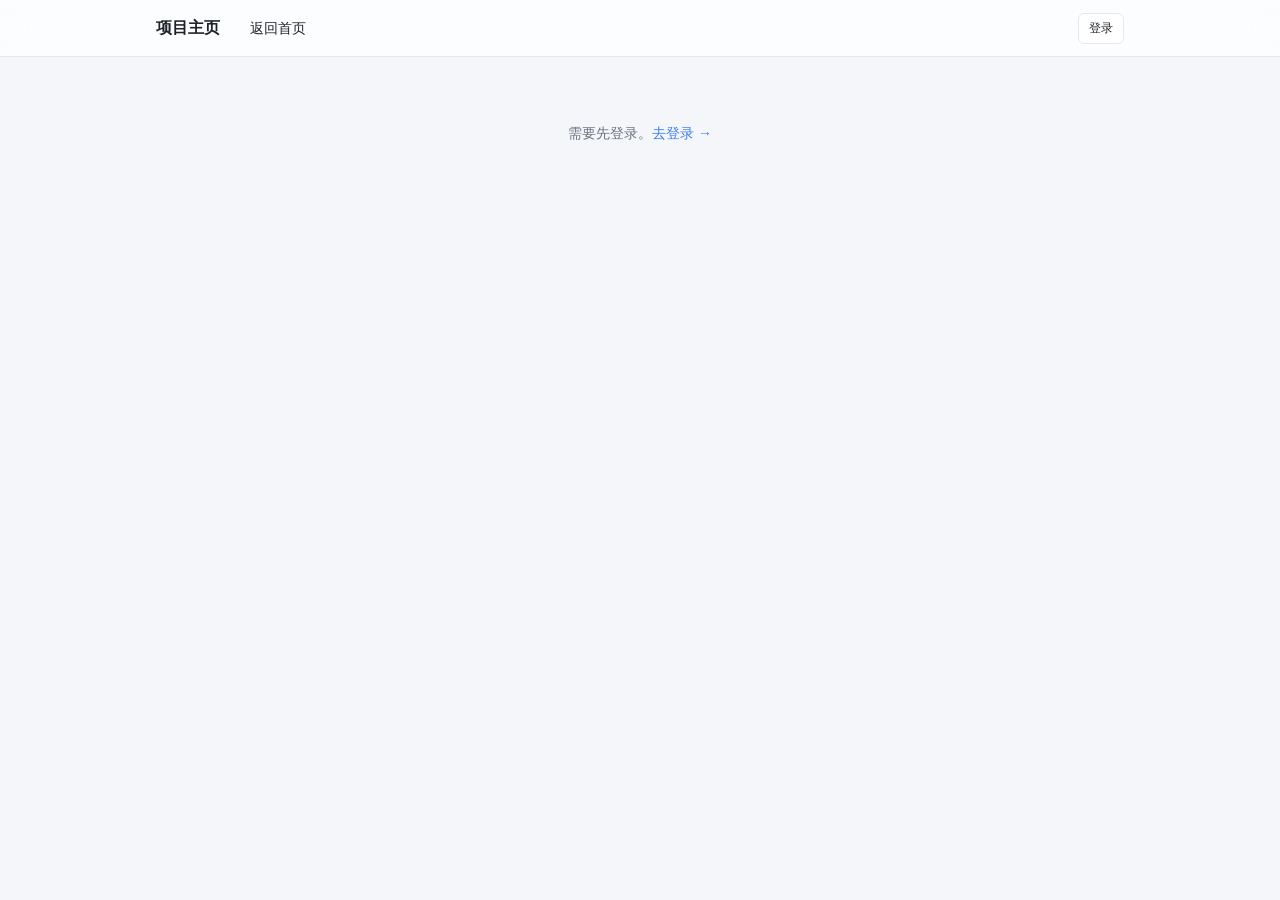
<file: site.html>
<!DOCTYPE html>
<html lang="zh-CN">
<head>
<meta charset="utf-8">
    <!-- Q-Chat-S-131（外部报告 F-2）：内容安全策略。
         与 perm.html / account.html 同一份策略，理由见那两页的注释。
         新增页面必须带上它 —— 漏一个就是一个可以被注入的入口。 -->
    <meta http-equiv="Content-Security-Policy" content="default-src 'self'; script-src 'self' 'unsafe-inline'; style-src 'self' 'unsafe-inline'; img-src 'self' data: blob:; connect-src 'self' https://pimryrsxkwyafmponegp.supabase.co; font-src 'self' data:; base-uri 'self'; form-action 'self'">
<meta name="viewport" content="width=device-width,initial-scale=1">
<title>站点设置 · 全站统一账号</title>
<link rel="icon" href="data:image/svg+xml,%3Csvg xmlns='http://www.w3.org/2000/svg' viewBox='0 0 32 32'%3E%3Crect width='32' height='32' rx='7' fill='%233b7ff2'/%3E%3Cpath d='M8 11h16M8 16h11' stroke='%23fff' stroke-width='2.4' stroke-linecap='round'/%3E%3C/svg%3E">
<style>
/* __INLINED__ 由 assets/style.css 生成，勿手改；改样式请改源文件后重跑 inline-css.py */
/* ==================================================================
 * 个人主页样式 —— 无外部依赖，全部使用系统字体
 * ================================================================== */
:root{
  --brand:#3b7ff2; --brand-dark:#2f6ad6; --brand-soft:#eaf2ff;
  --bg:#f4f6f9; --panel:#fff; --text:#1f2329; --dim:#6b7280;
  --border:#e5e8ec; --radius:10px;
}
body.dark{
  --brand:#4d8bf5; --brand-dark:#3b7ff2; --brand-soft:#1b2735;
  --bg:#101216; --panel:#171a1f; --text:#e6e6e6; --dim:#9aa0a6;
  --border:#2a2e35;
}
*{box-sizing:border-box}
body{
  margin:0; background:var(--bg); color:var(--text);
  font-family:-apple-system,BlinkMacSystemFont,"Segoe UI","PingFang SC","Hiragino Sans GB","Microsoft YaHei",sans-serif;
  font-size:15px; line-height:1.75; -webkit-text-size-adjust:100%;
}
a{color:var(--brand);text-decoration:none}
a:hover{text-decoration:underline}
code{background:var(--brand-soft);padding:1px 5px;border-radius:3px;font-family:ui-monospace,Menlo,Consolas,monospace;font-size:.9em}

/* 账号区（Q-Site-S-121）────────────────────────────────
   由 assets/identity.js 渲染。类名必须与 Chat/assets/site.css 那份
   完全一致：两边共用同一个脚本、同一套类，改一处就够。
   ⚠ 上次漏加了这一整段，账号区在页面上裸奔（无高宽、无头像圆形），
     而断言只检查了 index.html 有容器 —— "容器在、样式没加"抓不到。
     所以这次把 .acct-host 也写进锚点，两边一起验。 */
.acct-host { display: flex; align-items: center; gap: 8px; }
.acct-box  { display: flex; align-items: center; gap: 7px; }
.acct-av {
  width: 26px; height: 26px; border-radius: 50%;
  display: inline-flex; align-items: center; justify-content: center;
  color: #fff; font-size: 12px; font-weight: 600; flex: none;
  background-color: #8c8c8c;   /* 首字可能是 emoji，兜底防透明圆 */
}
.acct-owner { box-shadow: 0 0 0 2px var(--brand); }
.acct-admin { box-shadow: 0 0 0 2px var(--border); }
.acct-name { font-size: 13px; font-weight: 500; max-width: 90px;
             overflow: hidden; text-overflow: ellipsis; white-space: nowrap; }
.acct-role { font-size: 11px; padding: 1px 6px; border-radius: 4px;
             background: var(--brand-soft); color: var(--brand-dark); flex: none; }
/* 待审核 / 已封禁必须与正常角色视觉分开：
   登了录却什么都用不了，界面不说，用户只会以为站点坏了。 */
.acct-pending { background: #fff3cd; color: #8a6100; }
.acct-btn {
  font-size: 12px; padding: 4px 10px; border-radius: 6px;
  border: 1px solid var(--border); background: var(--panel); color: var(--text);
  text-decoration: none; cursor: pointer; flex: none; font-family: inherit;
}
.acct-btn:hover { border-color: var(--brand); color: var(--brand); }
.acct-out { border-color: transparent; background: transparent; color: var(--dim); padding: 4px 6px; }
.acct-out:hover { color: #d93025; }
.acct-off { opacity: .65; cursor: default; }
@media (max-width: 560px) { .acct-name, .acct-role { display: none; } }

/* 导航 */
.nav{background:var(--panel);border-bottom:1px solid var(--border);position:sticky;top:0;z-index:50}
.nav-inner{max-width:1000px;margin:0 auto;padding:0 16px;height:56px;display:flex;align-items:center;gap:18px}
.logo{font-size:16px;font-weight:700;color:var(--text);white-space:nowrap}
.logo:hover{text-decoration:none}
.nav-links{display:flex;gap:4px;flex:1}
.nav-links a{padding:6px 12px;border-radius:6px;color:var(--text);font-size:14px}
.nav-links a:hover{background:var(--brand-soft);text-decoration:none}
.icon-btn{border:1px solid var(--border);background:var(--panel);color:var(--text);border-radius:6px;
  width:32px;height:32px;cursor:pointer;font-size:14px;display:flex;align-items:center;justify-content:center}
.icon-btn:hover{border-color:var(--brand);color:var(--brand)}

/* 容器 */
.wrap{max-width:1000px;margin:0 auto;padding:28px 16px 60px}
section{margin-bottom:38px;scroll-margin-top:70px}
h2{font-size:20px;margin:0 0 14px;padding-left:10px;border-left:4px solid var(--brand)}

/* Hero */
.hero{background:linear-gradient(135deg,var(--brand),#2f6ad6);color:#fff;
  border-radius:14px;padding:48px 34px;margin-bottom:34px}
.hero h1{margin:0 0 8px;font-size:32px;line-height:1.35}
.hero .sub{margin:0 0 18px;opacity:.93;font-size:15.5px}
.hero-btns{display:flex;gap:10px;flex-wrap:wrap}
.btn{display:inline-block;padding:9px 20px;border-radius:6px;font-size:14px;cursor:pointer;transition:.15s}
.btn:hover{text-decoration:none;opacity:.9}
.btn-primary{background:#fff;color:var(--brand);font-weight:600}
.btn-ghost{background:rgba(255,255,255,.14);color:#fff;border:1px solid rgba(255,255,255,.4)}

/* 卡片 */
.grid{display:grid;grid-template-columns:repeat(auto-fill,minmax(260px,1fr));gap:14px}
.card{background:var(--panel);border:1px solid var(--border);border-radius:var(--radius);
  padding:18px;transition:.15s;display:block;color:inherit}
.card:hover{border-color:var(--brand);transform:translateY(-2px);text-decoration:none}
.card h3{margin:0 0 6px;font-size:15.5px}
.card p{margin:0;font-size:13.5px;color:var(--dim);line-height:1.65}
.card-icon{font-size:22px;margin-bottom:8px;display:block}

/* 标签 */
.tags{display:flex;flex-wrap:wrap;gap:8px;margin-top:12px}
.tag{background:var(--brand-soft);color:var(--brand);padding:4px 12px;border-radius:14px;font-size:13px}

/* 关于 */
.panel{background:var(--panel);border:1px solid var(--border);border-radius:var(--radius);padding:22px}
.panel p{margin:0 0 12px}
.panel p:last-child{margin-bottom:0}

/* 时间线 */
.timeline{border-left:2px solid var(--border);padding-left:18px;margin-left:6px}
.tl-item{position:relative;padding-bottom:18px}
.tl-item::before{content:'';position:absolute;left:-25px;top:7px;width:10px;height:10px;
  border-radius:50%;background:var(--brand);border:2px solid var(--panel)}
.tl-date{font-size:12.5px;color:var(--dim)}
.tl-title{font-weight:600;font-size:15px;margin:1px 0 2px}
.tl-desc{font-size:13.5px;color:var(--dim)}

/* 页脚 */
.foot{border-top:1px solid var(--border);background:var(--panel);
  padding:26px 16px;text-align:center;color:var(--dim);font-size:13px}
.foot a{color:var(--dim)}

@media(max-width:720px){
  /* ⚠ Q-Site-S-139：原来这里只写了 gap 与 height，
     六个链接（项目/关于本站/手册/账号/权限/站点设置）仍被塞进同一行。
     实测 360px 视口下：nav-links 被压到 248px 宽、六个链接各 38px，
     "站点设置"四字在 38px 里必然溢出；nav-links 实际高 110px
     而 nav-inner 只有 52px —— 子元素向上溢出 y=-29，跑到可视区外。
     页面还因此产生横向滚动（scrollWidth 390 > 视口 360），能左右拖。

     ★ 修法：链接另起一行，横向可滑动。
       为什么不用汉堡菜单：那要写 JS、要管展开收起与点击外部关闭，
       而这个导航只有六个纯链接 —— 横向滑动更简单也更不容易坏。
       为什么不让它们换行成两三行：那会把内容区顶下去一大截，
       导航条占掉半个屏幕，比横向滑动难看得多。 */
  .nav-inner{gap:10px;height:auto;min-height:52px;flex-wrap:wrap;padding:8px 12px;row-gap:6px}
  .nav-links{order:3;flex:1 0 100%;overflow-x:auto;flex-wrap:nowrap;
    -webkit-overflow-scrolling:touch;scrollbar-width:none;padding-bottom:2px}
  .nav-links::-webkit-scrollbar{display:none}
  .nav-links a{flex:none;white-space:nowrap}
  .hero{padding:32px 20px}
  .hero h1{font-size:24px}
  .wrap{padding:18px 12px 40px}
}


/* ================= 线性图标 =================
 * 换掉 emoji：跨平台渲染不一致、深色模式下部分 emoji 自带颜色不跟主题变。
 * 本页的深色变量与 Chat 项目不是同一套，所以显式给 --icon 兜底，
 * 不纯靠继承父元素文字色 —— 否则深色下图标可能过暗看不见。 */
:root { --icon: #3b7ff2; }
body.dark { --icon: #7db3ff; }

.ic {
  width: 20px; height: 20px;
  display: inline-block;
  vertical-align: middle;
  flex: none;
  fill: none;
  stroke: currentColor;
  stroke-width: 1.8;
  stroke-linecap: round;
  stroke-linejoin: round;
}
.ic-sm { width: 16px; height: 16px; }
.ic-lg { width: 22px; height: 22px; }
.ic-fill { fill: currentColor; stroke: none; }

.card-icon {
  display: inline-flex;
  align-items: center;
  justify-content: center;
  color: var(--icon);
  margin-bottom: 8px;
}
.card-icon .ic { width: 20px; height: 20px; }

.icon-btn { display: inline-flex; align-items: center; justify-content: center; }
.icon-btn .ic { width: 18px; height: 18px; }


/* 卡片：整张可点，但原来没有任何可点的暗示 */
.card-main { position: relative; }
.card-hit { display: block; color: inherit; text-decoration: none; }
.card-src { z-index: 2; }
.card-link {
  display: inline-block;
  margin-top: 10px;
  color: var(--icon);
  font-size: 13px;
  font-weight: 600;
}
.card-src {
  position: absolute;
  right: 12px; bottom: 12px;
  display: inline-flex; align-items: center; gap: 4px;
  font-size: 12px; color: #888; text-decoration: none;
  padding: 3px 8px; border-radius: 4px;
}
.card-src:hover { background: rgba(0,0,0,.06); color: var(--icon); }
body.dark .card-src:hover { background: rgba(255,255,255,.08); }
.card-src .ic { width: 14px; height: 14px; }
.card:hover { transform: translateY(-2px); }
</style>
<style>
  .pm-wrap { max-width: 720px; margin: 0 auto; padding: 24px 16px 48px; }
  .pm-card { background: var(--panel); border: 1px solid var(--border);
             border-radius: var(--radius); padding: 22px 20px; margin-bottom: 16px; }
  .pm-h { font-size: 15px; font-weight: 600; margin: 0 0 4px; }
  .pm-sub { font-size: 12px; color: var(--dim); margin: 0 0 16px; line-height: 1.6; }

  .field-label { display: block; font-size: 12px; color: var(--dim); margin: 14px 0 6px; }
  .field { width: 100%; box-sizing: border-box; padding: 8px 10px; font-size: 13px;
           border: 1px solid var(--border); border-radius: 6px;
           background: var(--bg); color: var(--text); font-family: inherit; }
  .field:focus { outline: 2px solid var(--brand); outline-offset: -1px; }

  .sw { display: flex; align-items: center; gap: 10px; padding: 10px 0; }
  .sw-txt { flex: 1; min-width: 0; }
  .sw-name { font-size: 13px; }
  .sw-desc { font-size: 11px; color: var(--dim); margin-top: 3px; line-height: 1.6; }
  /* 开关用原生 checkbox：移动端点得准，无需自己处理键盘与无障碍 */
  .sw input[type=checkbox] { width: 18px; height: 18px; flex: none; }

  .btn-primary { padding: 8px 14px; font-size: 13px; border: none; border-radius: 6px;
                 background: var(--brand); color: #fff; cursor: pointer; font-family: inherit; }
  .btn-primary:hover { background: var(--brand-dark); }
  .btn-primary:disabled { opacity: .6; cursor: default; }
  .btn-ghost { padding: 8px 14px; font-size: 13px; border: 1px solid var(--border);
               border-radius: 6px; background: transparent; color: var(--text);
               cursor: pointer; font-family: inherit; }
  .btn-ghost:hover { border-color: var(--brand); color: var(--brand); }
  /* ⚠ 危险按钮必须长得不一样 —— 关掉保护密码是不可逆意图的操作，
     跟"保存"长一个样的话，手滑一下整站就门洞大开。 */
  .btn-danger { padding: 8px 14px; font-size: 13px; border: 1px solid #b3261e;
                border-radius: 6px; background: transparent; color: #b3261e;
                cursor: pointer; font-family: inherit; }
  .btn-danger:hover { background: #b3261e; color: #fff; }

  .msg { font-size: 13px; min-height: 18px; margin-top: 10px; }
  .msg-ok { color: #1a7f3c; }
  .msg-err { color: #d93025; }

  .state { display: flex; align-items: center; gap: 8px; padding: 12px 14px;
           border-radius: 6px; font-size: 13px; margin-bottom: 14px; }
  .state-open { background: #e8f7ee; color: #1a7f3c; }
  .state-off { background: #fff3cd; color: #8a6100; }
  .state b { font-weight: 600; }

  .note { font-size: 12px; color: var(--dim); line-height: 1.7; margin-top: 12px; }
  .note code { background: var(--bg); padding: 1px 5px; border-radius: 3px;
               font-family: ui-monospace, monospace; }
  .gate { text-align: center; padding: 40px 16px; color: var(--dim); font-size: 14px; }
  .gate a { color: var(--brand); }
  .acts { display: flex; flex-wrap: wrap; gap: 10px; margin-top: 16px; }

/* FX-PLUS-BEGIN */
/* ==========================================================================
   fx-plus.css · 视觉效果增强
   全部引用自样式库：liuyiming2024/css_effect_map_collection
     · 毛玻璃效果/index.html    → backdrop-filter 毛玻璃顶栏 / 浮层
     · 滚动指示器/index.html    → 顶部滚动进度条
     · css边框四角/index.html   → 卡片四角装饰线
     · 纯css气泡背景/index.css  → Hero 区上浮气泡背景

   设计约束：
     1. 只做「追加」，不改动站点原有任何一条规则；
     2. 不接管主题 —— 各站点已有自己的亮暗方案（Cloud / Code 用
        [data-theme="dark"]，Chat / 主页用 body.dark），本文件只对
        这两种写法各补一份深色取值，不新增第三套机制；
     3. 效果所需 DOM 由 fx-plus.js 注入，不要求改页面结构。
   ========================================================================== */

/* ---------- 1. 毛玻璃效果（样式库：毛玻璃效果/index.html）---------- */

/* ⚠⚠ 这一段踩过一个真实的坑，删掉前务必先读：
   最初把 backdrop-filter 加在 #topbar 上，结果右上角「新建文件」菜单
   被侧栏盖住了 —— 点了没反应、被文件树遮在下面。

   根因：backdrop-filter 和 filter / transform 一样，会给元素同时创建
   ① 层叠上下文  ② 绝对定位后代的包含块。
   .top-menu 是 #topbar 的子元素，它的 z-index:60 本来是相对【根层叠
   上下文】算的（所以盖得住 z-index:55 的侧栏）；#topbar 一变成层叠上下
   文，这个 60 就被关在了 #topbar 内部，而 #topbar 自己在根上下文里相当
   于 0 —— 于是整个顶栏子树掉到侧栏下面。
   实测（Chromium + elementFromPoint）：
     加 backdrop-filter 前，菜单中心命中 BUTTON；加之后命中侧栏的 .name。

   修法：给 #topbar 显式 position + z-index，把整个顶栏子树抬回 60
   —— 正好是 .top-menu 原本的层级，相对顺序与改动前一致。
   注意：只加 position:relative 不够，z-index:auto 不抬层级，实测仍被盖。

   同类排查清单：以后给任何容器加 backdrop-filter / filter / transform /
   will-change 前，先确认它里面没有需要"浮出"去盖别的元素的子节点。 */

.nav, #topbar, .glass {
  -webkit-backdrop-filter: blur(20px) saturate(160%);
  backdrop-filter: blur(20px) saturate(160%);
  background: rgba(255, 255, 255, .72);
}
/* Code 的顶栏原本是 position:static、无 z-index，必须显式抬层级 */
#topbar {
  position: relative;
  z-index: 60;
}
/* 侧栏与浮层用弱一档的模糊（这些本来就是浮层，不存在"关住子节点"的问题） */
.sidebar, #sidebar, .modal, .dropdown {
  -webkit-backdrop-filter: blur(14px);
  backdrop-filter: blur(14px);
}
/* 深色取值：同时兼容 [data-theme="dark"] 与 body.dark 两种既有写法 */
html[data-theme="dark"] .nav,
html[data-theme="dark"] #topbar,
html[data-theme="dark"] .glass,
body.dark .nav,
body.dark #topbar,
body.dark .glass {
  background: rgba(23, 27, 34, .72);
}
html[data-theme="dark"] .sidebar,
html[data-theme="dark"] #sidebar,
html[data-theme="dark"] .modal,
html[data-theme="dark"] .dropdown,
body.dark .sidebar,
body.dark #sidebar,
body.dark .modal,
body.dark .dropdown {
  background: rgba(23, 27, 34, .88);
}

/* ---------- 2. 滚动指示器（样式库：滚动指示器/index.html）---------- */
#scroll-progress {
  position: fixed;
  top: 0;
  left: 0;
  height: 3px;
  width: 0;
  z-index: 9999;
  background: linear-gradient(90deg, var(--brand, #3b7ff2), #7ee787);
  pointer-events: none;
  transition: width .08s linear;
}

/* ---------- 3. CSS 边框四角（样式库：css边框四角/index.html）---------- */
/* 伪元素实现四角各画两条 1px 短线，不需要改 DOM */
.corner-box { position: relative; }
.corner-box::before {
  content: "";
  position: absolute;
  inset: 0;
  pointer-events: none;
  border-radius: inherit;
  --c: var(--brand, #3b7ff2);
  background:
    linear-gradient(var(--c), var(--c)) 0    0    / 14px 1px no-repeat,
    linear-gradient(var(--c), var(--c)) 0    0    / 1px 14px no-repeat,
    linear-gradient(var(--c), var(--c)) 100% 0    / 14px 1px no-repeat,
    linear-gradient(var(--c), var(--c)) 100% 0    / 1px 14px no-repeat,
    linear-gradient(var(--c), var(--c)) 0    100% / 14px 1px no-repeat,
    linear-gradient(var(--c), var(--c)) 0    100% / 1px 14px no-repeat,
    linear-gradient(var(--c), var(--c)) 100% 100% / 14px 1px no-repeat,
    linear-gradient(var(--c), var(--c)) 100% 100% / 1px 14px no-repeat;
  opacity: .5;
  transition: opacity .2s ease;
}
.corner-box:hover::before { opacity: 1; }

/* ---------- 4. 纯 CSS 气泡背景（样式库：纯css气泡背景/index.css）---------- */
.hero { position: relative; overflow: hidden; }
.bubble-bgwall {
  position: absolute;
  inset: 0;
  margin: 0;
  padding: 0;
  overflow: hidden;
  list-style: none;
  pointer-events: none;
  z-index: 0;
}
/* ⚠ 第一版填充只有 .16 透明度的蓝，实测在浅色底上几乎看不见 ——
   白底 + 16% 蓝算出来的实际反差低于肉眼可辨阈值，等于白做。
   所以填充提到 .38，并加一道同色内描边：气泡上升时会经过文字后方，
   纯色块容易和文字糊在一起，有描边才有清晰的轮廓。 */
.bubble-bgwall li {
  position: absolute;
  bottom: -60px;
  display: block;
  width: 22px;
  height: 22px;
  border-radius: 6px;
  background-color: rgba(59, 127, 242, .38);
  box-shadow: inset 0 0 0 1px rgba(59, 127, 242, .55);
  animation: bubble-up 16s linear infinite;
}
/* 深色底反过来：气泡要比背景亮才看得见，换成更亮的蓝 */
html[data-theme="dark"] .bubble-bgwall li,
body.dark .bubble-bgwall li {
  background-color: rgba(125, 179, 255, .30);
  box-shadow: inset 0 0 0 1px rgba(125, 179, 255, .48);
}

.bubble-bgwall li:nth-child(1)  { left: 10%; animation-duration: 15s; }
.bubble-bgwall li:nth-child(2)  { left: 20%; width: 34px; height: 34px; animation-duration: 11s; animation-delay: 2s; }
.bubble-bgwall li:nth-child(3)  { left: 25%; animation-duration: 13s; animation-delay: 4s; }
.bubble-bgwall li:nth-child(4)  { left: 40%; width: 28px; height: 28px; animation-duration: 9s; }
.bubble-bgwall li:nth-child(5)  { left: 70%; animation-duration: 14s; animation-delay: 1s; }
.bubble-bgwall li:nth-child(6)  { left: 80%; width: 40px; height: 40px; animation-duration: 12s; animation-delay: 3s; }
.bubble-bgwall li:nth-child(7)  { left: 32%; width: 46px; height: 46px; animation-duration: 17s; animation-delay: 2s; }
.bubble-bgwall li:nth-child(8)  { left: 55%; width: 18px; height: 18px; animation-duration: 15s; animation-delay: 4s; }
.bubble-bgwall li:nth-child(9)  { left: 25%; width: 20px; height: 20px; animation-duration: 12s; animation-delay: 2s; }
.bubble-bgwall li:nth-child(10) { left: 85%; width: 44px; height: 44px; animation-duration: 16s; animation-delay: 5s; }

@keyframes bubble-up {
  0%   { opacity: 0;   transform: translateY(0)      rotate(0deg); }
  15%  { opacity: .65; }
  50%  { opacity: .85; transform: translateY(-55vh)  rotate(90deg); }
  100% { opacity: 0;   transform: translateY(-110vh) rotate(180deg); }
}
/* 让 Hero 里原有内容浮在气泡之上 */
.hero > *:not(.bubble-bgwall) { position: relative; z-index: 1; }

/* ---------- 5. 浮出面板：毛玻璃 + 四角 + 入场动画 ---------- */
/* 只作用于"自己本来就在最上层"的浮出面板。
   这里加 transform / backdrop-filter 是安全的：它们是层叠的终点，
   内部没有还要再往外浮的子节点（对比上面 #topbar 那个坑）。
   入场动画参考样式库「实现modal弹框动画」的位移+淡入思路。 */
.top-menu,
.modal-box,
.dropdown {
  -webkit-backdrop-filter: blur(18px) saturate(170%);
  backdrop-filter: blur(18px) saturate(170%);
}
html[data-theme="dark"] .top-menu,
html[data-theme="dark"] .modal-box,
html[data-theme="dark"] .dropdown,
body.dark .top-menu,
body.dark .modal-box,
body.dark .dropdown {
  background: rgba(23, 27, 34, .88);
}

/* 四角装饰直接画在浮出面板上（不必等 JS 加 .corner-box） */
.top-menu::before,
.modal-box::before {
  content: "";
  position: absolute;
  inset: 0;
  pointer-events: none;
  border-radius: inherit;
  --c: var(--brand, #3b7ff2);
  background:
    linear-gradient(var(--c), var(--c)) 0    0    / 12px 1px no-repeat,
    linear-gradient(var(--c), var(--c)) 0    0    / 1px 12px no-repeat,
    linear-gradient(var(--c), var(--c)) 100% 0    / 12px 1px no-repeat,
    linear-gradient(var(--c), var(--c)) 100% 0    / 1px 12px no-repeat,
    linear-gradient(var(--c), var(--c)) 0    100% / 12px 1px no-repeat,
    linear-gradient(var(--c), var(--c)) 0    100% / 1px 12px no-repeat,
    linear-gradient(var(--c), var(--c)) 100% 100% / 12px 1px no-repeat,
    linear-gradient(var(--c), var(--c)) 100% 100% / 1px 12px no-repeat;
  opacity: .45;
}

@keyframes fx-pop-in {
  from { opacity: 0; transform: translateY(-6px) scale(.985); }
  to   { opacity: 1; transform: none; }
}
.top-menu.open,
.modal-box,
.dropdown {
  animation: fx-pop-in .16s ease-out;
}

/* ---------- 6. 编辑区两层对齐的加固（预防性，非已验证修复）---------- */
/* Code 的编辑区是「透明 textarea 盖在高亮 div 上」的双层结构，两层必须
   用完全相同的字号/行高渲染，否则每行的偏差会累积 —— 表现为点第 8 行却
   输入到第 9 行，而行号槽还停在第 8 行。

   本环境实测（Chromium，桌面 1280 与手机 390 视口、14/20px、换行开关）
   两层逐行扫描全部对齐，复现不出来：因为默认文本缩放是 100%。
   真机上若开了系统「字体大小 / 网页文字缩放」，div 与 textarea 可能被按
   不同倍率放大，偏差就从第 8、9 行开始显形。
   这里把自动缩放锁死，强制两层用同一个倍率。代价是编辑器不跟随系统字号
   缩放 —— 对代码编辑区是合理的，代码需要精确对齐优先于可读性缩放。 */
#editor, #highlight {
  -webkit-text-size-adjust: 100%;
  text-size-adjust: 100%;
}

/* ---------- 7. 尊重系统的减弱动效偏好 ---------- */
@media (prefers-reduced-motion: reduce) {
  .bubble-bgwall { display: none; }
  .corner-box::before,
  .top-menu::before,
  .modal-box::before { transition: none; }
  .top-menu.open,
  .modal-box,
  .dropdown { animation: none; }
}
/* FX-PLUS-END */

</style>
</head>
<body>

<nav class="nav">
  <div class="nav-inner">
    <a class="logo" href="index.html">项目主页</a>
    <div class="nav-links"><a href="index.html">返回首页</a></div>
    <div id="acctHost" class="acct-host"></div>
  </div>
</nav>

<div class="pm-wrap">
  <div id="gate" class="gate">正在检查登录状态…</div>
  <div id="body" hidden>

    <!-- ── 站点名与注册 ───────────────────────────────── -->
    <div class="pm-card">
      <h2 class="pm-h">站点名与注册</h2>
      <p class="pm-sub">
        改名只影响显示。关闭注册后，新用户无法提交申请 ——
        <b>已有账号不受影响</b>，仍然能正常登录。
      </p>

      <label class="field-label" for="fName">站点名</label>
      <input class="field" id="fName" maxlength="40" placeholder="留空表示不修改">

      <div class="sw">
        <div class="sw-txt">
          <div class="sw-name">允许新用户注册</div>
          <div class="sw-desc">关闭后只保留现有账号。邀请码不受此项影响。</div>
        </div>
        <input type="checkbox" id="fReg">
      </div>

      <div class="acts">
        <button class="btn-primary" id="btnSave">保存</button>
      </div>
      <div class="msg" id="mSave"></div>
    </div>

    <!-- ── 保护密码 ───────────────────────────────────── -->
    <div class="pm-card">
      <h2 class="pm-h">保护密码（整站门禁）</h2>
      <p class="pm-sub">
        开启后，进站点要先输一次密码；通过后才轮到账号登录。
        这是<b>账号之外</b>的额外一道门，不是账号密码。
      </p>

      <div id="gateState" class="state state-off"><span>读取中…</span></div>

      <label class="field-label" for="fPwd">新保护密码（开启时必填）</label>
      <input class="field" id="fPwd" type="password" autocomplete="new-password"
             placeholder="建议 8 位以上">

      <div class="acts">
        <button class="btn-primary" id="btnEnable">开启保护密码</button>
        <button class="btn-danger" id="btnDisable">关闭保护密码</button>
      </div>
      <div class="msg" id="mGate"></div>

      <div class="note">
        ⚠ <b>开启后当前页面会立刻失效</b>，需要重新输一次新密码 —— 这不是故障，
        是门禁本来就该拦住没有门禁会话的人（包括你自己的这一个标签页）。
      </div>
      <div class="note">
        ⚠ <b>关闭后再开启必须重设新密码，旧密码找不回来。</b>
        库里存的是 bcrypt 哈希，清空即永久丢失。
      </div>
      <div class="note">
        ⚠ 关闭保护密码 ≠ 站点裸奔。<b>账号那道门还在</b>：
        未登录仍然发不了消息、看不了私聊与非公开房间。
        只是任何人都能打开站点首页了。
      </div>
    </div>

    <!-- ── 站长自助解封 ───────────────────────────────── -->
    <div class="pm-card" id="cardUnban" hidden>
      <h2 class="pm-h">站长自助解封</h2>
      <p class="pm-sub">
        站长账号若被冻结或禁言，没有别人能替你解除 ——
        所以留这一个自助入口。仅站长本人可用。
      </p>
      <div class="acts">
        <button class="btn-primary" id="btnUnban">解除我的冻结/禁言</button>
      </div>
      <div class="msg" id="mUnban"></div>
    </div>

  </div>
</div>

<script src="assets/identity.js"></script>
<script>
/* ================================================================
   site.html —— 集群层站点设置（Q-Chat-S-135）

   ★ 这一页是被 rpc-wiring 逼出来的。
     服务端 site_set / gate_enable / gate_disable / user_self_unban
     **四个函数早就写好了，但没有任何界面调用过它们**。

     而我此前明确写过两句话：
       · "gate_disable() / gate_enable(新密码) 两个 RPC 都在，随时能重新开门"
       · "注册开关 allow_register 还另有控制，说一声我关掉"
     那两句话**只能通过跑 SQL 兑现**，站长自己在界面里点不到。

     这跟刚删掉的 statePut 是同一类病（看起来有、实际没有），
     而且是我自己造成的：说了有，界面里没有。
     一个人若信了"随时能开门"，等真要开时才发现只能找我跑 SQL，
     那不是"留了退路"，是**把退路说成了退路却没给门**。

   ⚠ 与权限页同样：这里的所有判定只是界面显示，
     真正的闸门在服务端（site_set / gate_enable 内部各自校验站长）。
================================================================ */

(function () {
  'use strict';
  var SI = window.SiteIdentity;
  var $ = function (id) { return document.getElementById(id); };

  function msg(el, text, ok) {
    el.textContent = text || '';
    el.className = 'msg ' + (text ? (ok ? 'msg-ok' : 'msg-err') : '');
  }

  /* 门禁状态：必须一眼看出"现在有没有门"。
     ⚠ 三种状态分开写：hasGate && !gateOff（有门）、gateOff（已关）、都没有（从未设过）。
     合成"安全/不安全"两种的话，站长分不清"从没设过"和"设过又被我关了"。 */
  function drawGate(info) {
    var el = $('gateState');
    var has = !!info.hasGate, off = !!info.gateOff;
    var cls, html;
    if (off) {
      cls = 'state-off';
      html = '<b>已关闭</b>　任何人都能打开站点，但仍需账号登录';
    } else if (has) {
      cls = 'state-open';
      html = '<b>已开启</b>　进站需先输保护密码';
    } else {
      cls = 'state-off';
      html = '<b>从未设置</b>　站点直接开放，靠账号登录把关';
    }
    el.className = 'state ' + cls;
    el.innerHTML = html;
    /* 已关闭时"关闭"按钮没有意义，点了只会报错。
       ⚠ 不隐藏"开启"按钮 —— 那是站长最可能需要的一个操作。 */
    $('btnDisable').disabled = !!off;
  }

  function load() {
    SI.siteInfo().then(function (r) {
      if (!r || !r.ok) {
        msg($('mSave'), '读取站点信息失败：' + ((r && r.err) || '没有权限'), false);
        return;
      }
      $('fName').value = r.siteName || '';
      $('fReg').checked = r.allowRegister !== false;
      drawGate(r);
    }).catch(function (e) {
      msg($('mSave'), '读取站点信息失败：' + (e && e.message ? e.message : '网络错误'), false);
    });
  }

  function bind() {
    $('btnSave').onclick = function () {
      var b = this;
      var name = $('fName').value.trim();
      b.disabled = true; b.textContent = '保存中…';
      msg($('mSave'), '');
      /* ⚠ 空串表示"不改" —— 站点名不允许清空，
         否则导航条一片空白，用户不知道自己在哪个站。 */
      SI.siteSet(name || null, $('fReg').checked)
        .then(function () {
          msg($('mSave'), '已保存', true);
          b.disabled = false; b.textContent = '保存';
          load();
        })
        .catch(function (e) {
          msg($('mSave'), '保存失败：' + (e && e.message ? e.message : '没有权限'), false);
          b.disabled = false; b.textContent = '保存';
        });
    };

    $('btnEnable').onclick = function () {
      var b = this;
      var pwd = $('fPwd').value;
      /* ⚠ 必须至少 8 位，且要**明确说出来**。
         不设下限的话，站长随手设个 "1"，等于给整站挂了一把一秒就能撬开的锁，
         而界面上还显示"已开启"，看着是安全的。 */
      if (!pwd || pwd.length < 8) {
        msg($('mGate'), '请填写至少 8 位的新保护密码', false);
        return;
      }
      b.disabled = true; b.textContent = '开启中…';
      msg($('mGate'), '');
      SI.gateEnable(pwd).then(function () {
        /* 开启成功后当前会话没有门禁票据 —— 提示去重新输一次，
           而不是留在这里让人以为失败了。 */
        msg($('mGate'), '已开启。当前页面需要重新验证，请刷新后输入新密码。', true);
        b.disabled = false; b.textContent = '开启保护密码';
        load();
      }).catch(function (e) {
        msg($('mGate'), '开启失败：' + (e && e.message ? e.message : '没有权限'), false);
        b.disabled = false; b.textContent = '开启保护密码';
      });
    };

    $('btnDisable').onclick = function () {
      var b = this;
      /* ⚠ 二次确认：这一步会让整站从"有门"变成"无门"，
         而界面上看不出太大变化（账号登录那道还在），
         所以很容易被当成"取消了一个没用的设置"。 */
      if (!window.confirm('确定关闭保护密码？\n\n关闭后任何人都能打开站点首页。\n账号登录仍然保留。')) return;
      b.disabled = true; b.textContent = '关闭中…';
      msg($('mGate'), '');
      SI.gateDisable().then(function () {
        msg($('mGate'), '已关闭，站点现在直接开放。', true);
        b.disabled = false; b.textContent = '关闭保护密码';
        load();
      }).catch(function (e) {
        msg($('mGate'), '关闭失败：' + (e && e.message ? e.message : '没有权限'), false);
        b.disabled = false; b.textContent = '关闭保护密码';
      });
    };

    $('btnUnban').onclick = function () {
      var b = this;
      b.disabled = true; b.textContent = '处理中…';
      msg($('mUnban'), '');
      SI.selfUnban().then(function () {
        msg($('mUnban'), '已解除', true);
        b.disabled = false; b.textContent = '解除我的冻结/禁言';
        $('cardUnban').hidden = true;
      }).catch(function (e) {
        msg($('mUnban'), '失败：' + (e && e.message ? e.message : '仅站长可用'), false);
        b.disabled = false; b.textContent = '解除我的冻结/禁言';
      });
    };
  }

  SI.ready.then(function (st) {
    if (!st || !st.ok) {
      $('gate').innerHTML = st && st.offline
        ? '连不上服务器，无法加载设置。'
        : '需要先登录。<a href="login.html?next=' +
          encodeURIComponent('site.html') + '">去登录 →</a>';
      return;
    }
    /* 站点设置比权限更敏感，只给站长。
       ⚠ 同样：这里只是不显示，真正的闸门在服务端各函数内部。 */
    if (st.role !== 'owner') {
      $('gate').innerHTML = '站点设置仅站长可见。';
      return;
    }
    $('gate').hidden = true;
    $('body').hidden = false;
    bind();
    load();

    /* 自助解封卡片只在站长自己处于非正常状态时出现。
       ⚠ 平时隐藏：一个"解除冻结"的按钮一直摆在那儿，
       只会让人疑心账号有问题。 */
    if (st.status && st.status !== 'active') $('cardUnban').hidden = false;
  });

  SI.mount($('acctHost'));
})();
</script>
<script>
/* ==========================================================================
   fx-plus.js · 为 fx-plus.css 注入效果所需 DOM
   引用自样式库：liuyiming2024/css_effect_map_collection
     · 滚动指示器  → 顶部进度条
     · 纯css气泡背景 → Hero 区气泡 <ul><li>
     · css边框四角  → 给 .card 加 .corner-box

   刻意不碰主题：各站点已有自己的亮暗切换（Cloud / Code 用
   [data-theme="dark"]，Chat / 主页用 body.dark），这里不接管、
   不创建第二个切换按钮、不写 localStorage 的主题键。
   ========================================================================== */
(function () {
  "use strict";

  function boot() {
    injectProgressBar();
    injectBubbles();
    markCorners();
    bindScroll();
  }
  if (document.readyState === "loading") {
    document.addEventListener("DOMContentLoaded", boot);
  } else {
    boot();
  }

  /* ---- 滚动指示器（样式库：滚动指示器） ---- */
  function injectProgressBar() {
    if (document.getElementById("scroll-progress")) return;
    var bar = document.createElement("div");
    bar.id = "scroll-progress";
    document.body.appendChild(bar);
  }
  function bindScroll() {
    var bar = document.getElementById("scroll-progress");
    if (!bar) return;
    var ticking = false;
    function update() {
      var h = document.documentElement.scrollHeight - window.innerHeight;
      var pct = h > 0 ? Math.min(100, (window.scrollY / h) * 100) : 0;
      bar.style.width = pct.toFixed(2) + "%";
      ticking = false;
    }
    function onScroll() {
      if (!ticking) { ticking = true; window.requestAnimationFrame(update); }
    }
    window.addEventListener("scroll", onScroll, { passive: true });
    window.addEventListener("resize", onScroll, { passive: true });
    update();
  }

  /* ---- 气泡背景（样式库：纯css气泡背景） ---- */
  function injectBubbles() {
    var hero = document.querySelector(".hero");
    if (!hero || hero.querySelector(".bubble-bgwall")) return;
    var ul = document.createElement("ul");
    ul.className = "bubble-bgwall";
    ul.setAttribute("aria-hidden", "true");
    for (var i = 0; i < 10; i++) ul.appendChild(document.createElement("li"));
    hero.insertBefore(ul, hero.firstChild);
  }

  /* ---- 四角装饰（样式库：css边框四角），只作用于卡片 ---- */
  function markCorners() {
    var cards = document.querySelectorAll(".card");
    for (var i = 0; i < cards.length; i++) cards[i].classList.add("corner-box");
  }
})();

</script>
</body>
</html>
</file>
